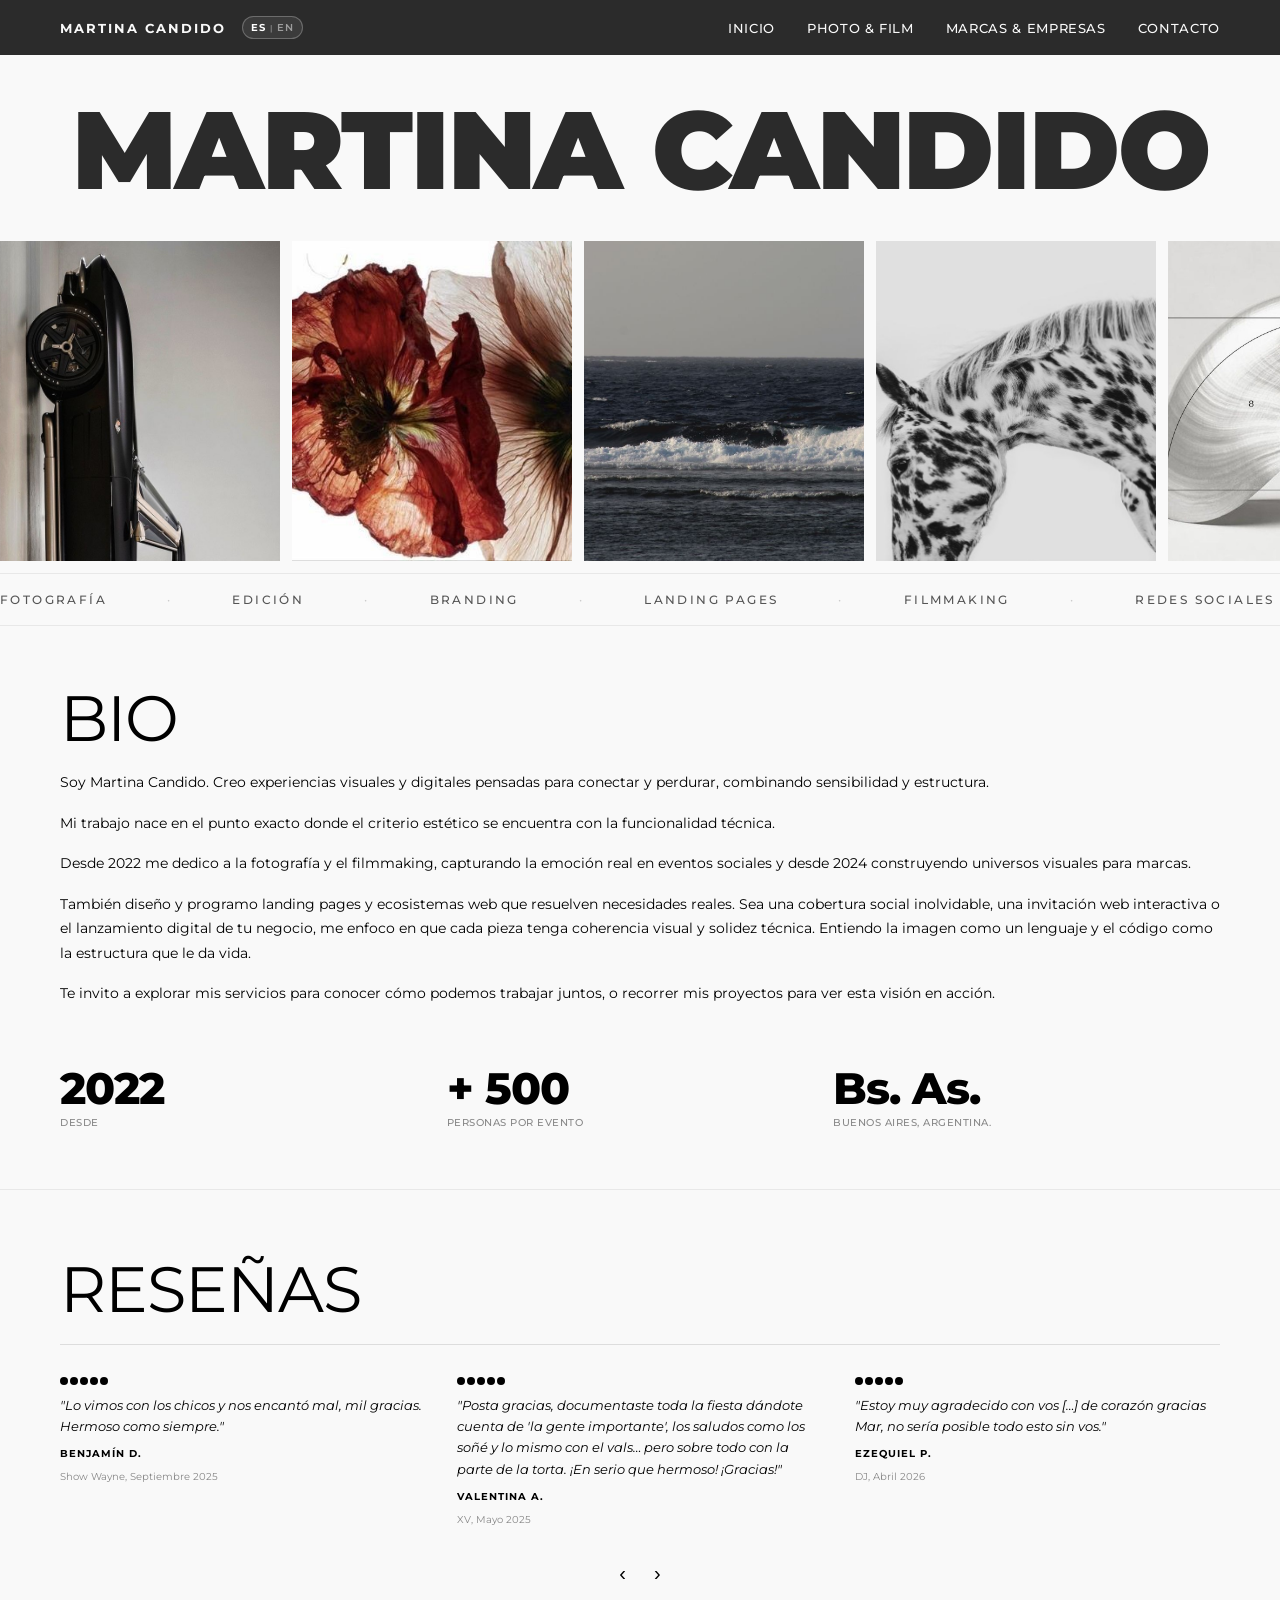
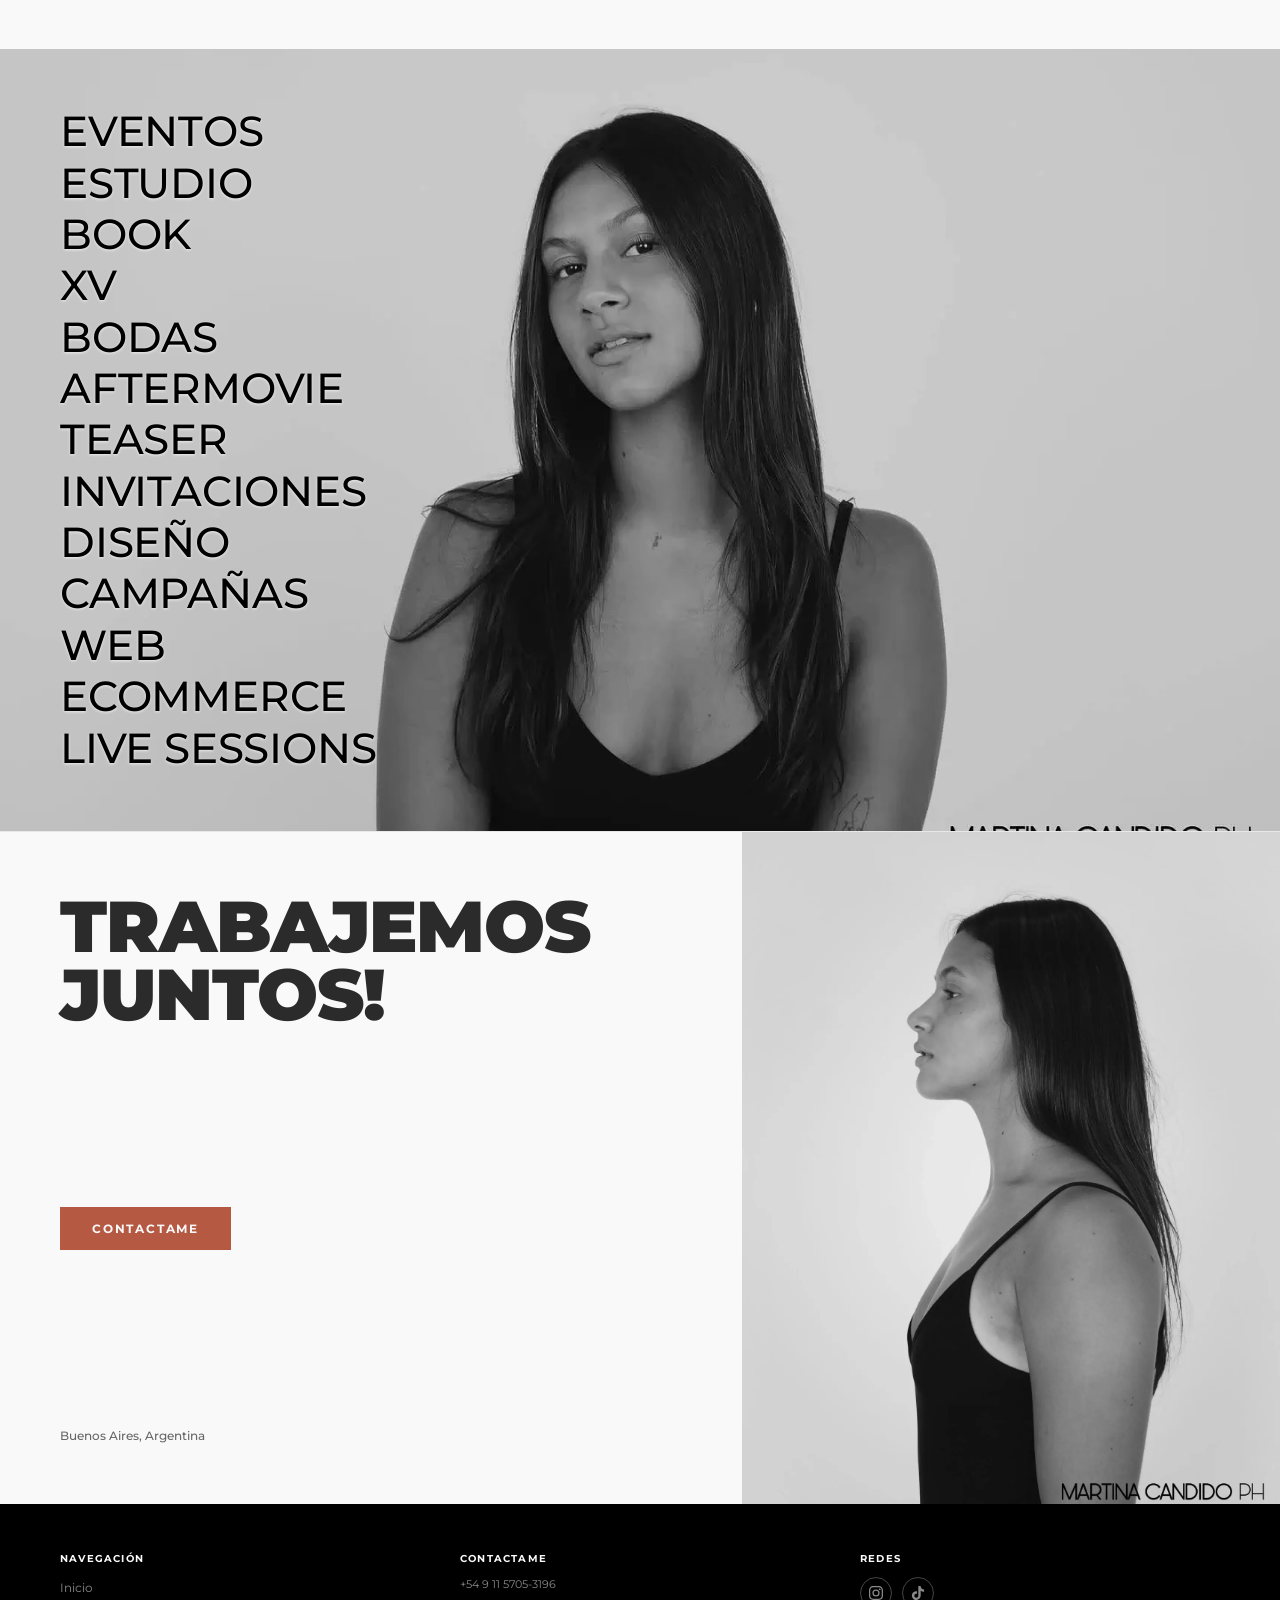
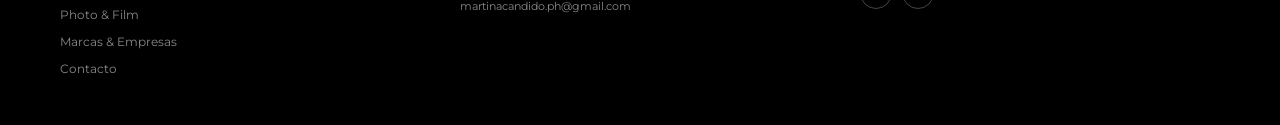
<file: index.html>
<!DOCTYPE html>
<html lang="es">
<head>
  <meta charset="UTF-8">
  <meta name="viewport" content="width=device-width, initial-scale=1.0">
  <title>Martina Candido</title>
  <meta name="description" content="Martina Candido — Fotografía, filmmaking, redes sociales, eCommerce y branding para eventos y marcas. Buenos Aires." />
  <link href="https://fonts.googleapis.com/css2?family=Montserrat:ital,wght@0,300;0,400;0,500;0,600;0,700;0,800;0,900;1,300;1,700&display=swap" rel="stylesheet"/>
  <style>
    * { margin: 0; padding: 0; box-sizing: border-box; }

    :root { --pad: 24px; }

    html { -webkit-text-size-adjust: 100%; scroll-behavior: smooth; }

    body {
      font-family: 'Montserrat', sans-serif;
      background: #f9f9f9;
      color: #000;
      width: 100%;
      overflow-x: hidden;
    }

    img { max-width: 100%; display: block; }

    /* ══════════════════════
       NAVBAR
    ══════════════════════ */
    .navbar {
      position: sticky;
      top: 0;
      z-index: 200;
      display: flex;
      justify-content: space-between;
      align-items: center;
      padding: 16px var(--pad);
      background: #2b2b2b;
      width: 100%;
    }

    .nav-left {
      display: flex;
      align-items: center;
      gap: 16px;
    }

    .logo {
      font-size: 12px;
      font-weight: 700;
      letter-spacing: 2px;
      text-transform: uppercase;
      text-decoration: none;
      color: #f9f9f9;
      white-space: nowrap;
    }

    /* Botón de traducción */
    .lang-switcher {
      background: rgba(255, 255, 255, 0.08);
      border: 1px solid rgba(255, 255, 255, 0.25);
      border-radius: 12px;
      padding: 4px 8px;
      font-family: inherit;
      font-size: 10px;
      font-weight: 600;
      letter-spacing: 1px;
      color: #fff;
      cursor: pointer;
      display: inline-flex;
      align-items: center;
      gap: 4px;
      transition: all 0.25s ease;
    }

    .lang-switcher:hover {
      background: #b55942;
      border-color: #b55942;
    }

    .lang-opt {
      opacity: 0.5;
      transition: opacity 0.2s ease, color 0.2s ease;
    }

    .lang-opt.active {
      opacity: 1;
      color: #ffffff;
      font-weight: 700;
    }

    .lang-divider {
      opacity: 0.4;
      font-size: 8px;
    }

    .nav-toggle {
      display: flex;
      flex-direction: column;
      justify-content: center;
      gap: 5px;
      width: 34px; height: 34px;
      background: none; border: none;
      cursor: pointer; padding: 6px; z-index: 2;
    }
    .nav-toggle span {
      display: block; width: 22px; height: 2px;
      background: #f9f9f9; border-radius: 2px;
      transition: transform 0.3s ease, opacity 0.2s ease;
    }
    .nav-toggle.open span:nth-child(1) { transform: translateY(7px) rotate(45deg); }
    .nav-toggle.open span:nth-child(2) { opacity: 0; }
    .nav-toggle.open span:nth-child(3) { transform: translateY(-7px) rotate(-45deg); }

    .nav-links {
      list-style: none;
      position: absolute;
      top: 100%; left: 0; right: 0;
      display: flex; flex-direction: column;
      background: #2b2b2b;
      max-height: 0; overflow: hidden;
      transition: max-height 0.32s ease;
    }
    .nav-links.open {
      max-height: 320px;
      border-bottom: 1px solid #444;
    }
    .nav-links li { width: 100%; }
    .nav-links a {
      display: block;
      padding: 14px var(--pad);
      text-decoration: none;
      color: #f9f9f9;
      font-weight: 500;
      font-size: 13px;
      letter-spacing: 0.05em;
      text-transform: uppercase;
      transition: color 0.3s;
    }
    .nav-links a:hover { color: #9c9c9c; }

    /* ══════════════════════
       HERO
    ══════════════════════ */
    .hero {
      width: 100%;
      background: #f9f9f9;
      padding-top: 40px;
    }

    .hero-title {
      text-align: center;
      font-size: clamp(40px, 11vw, 110px);
      font-weight: 900;
      letter-spacing: -2px;
      text-transform: uppercase;
      color: #2b2b2b;
      line-height: 1;
      padding: 0 var(--pad);
      margin-bottom: 24px;
    }

    /* ── Foto Strip Infinito ── */
    .foto-strip-container {
      width: 100%;
      overflow: hidden;
      padding: 12px 0;
    }

    .foto-strip {
      width: max-content;
      display: flex;
      gap: 12px;
      animation: strip-reverse 25s linear infinite;
    }

    .foto-strip:hover {
      animation-play-state: paused;
    }

    .foto-strip-item {
      flex: 0 0 auto;
      width: 160px;
      height: 200px;
      overflow: hidden;
      background: #ddd;
      cursor: pointer;
      position: relative;
      transition: transform 0.35s ease, box-shadow 0.35s ease;
    }

    .foto-strip-item img {
      width: 100%;
      height: 100%;
      object-fit: cover;
    }

    .foto-strip-item:hover {
      transform: scale(1.06);
      z-index: 5;
      box-shadow: 0 10px 24px rgba(0, 0, 0, 0.2);
    }

    @keyframes strip-reverse {
      from { transform: translateX(-50%); }
      to   { transform: translateX(0); }
    }

    /* Marquee */
    .marquee-wrap {
      width: 100%;
      background: #f9f9f9;
      padding: 18px 0;
      overflow: hidden;
      border-top: 1px solid #e8e8e8;
      border-bottom: 1px solid #e8e8e8;
    }
    .marquee-inner {
      display: flex;
      gap: 60px;
      white-space: nowrap;
      animation: marquee 20s linear infinite;
    }
    .marquee-inner span {
      font-size: 12px;
      font-weight: 500;
      letter-spacing: 0.2em;
      text-transform: uppercase;
      color: #555;
      flex-shrink: 0;
    }
    .marquee-inner span.sep { color: #ccc; }
    @keyframes marquee {
      from { transform: translateX(0); }
      to   { transform: translateX(-50%); }
    }

    /* ══════════════════════
       BIO
    ══════════════════════ */
    .bio-section {
      width: 100%;
      background: #f9f9f9;
      padding: 60px var(--pad);
      display: flex;
      flex-direction: column;
      gap: 40px;
    }

    .bio-left { flex: 1; display: flex; flex-direction: column; gap: 20px; }

    .bio-heading {
      font-size: 48px;
      font-weight: 400;
      letter-spacing: -1px;
      color: #000;
      line-height: 1;
    }

    .bio-text {
      font-size: 14px;
      font-weight: 400;
      color: #000;
      line-height: 1.75;
    }

    .bio-text p + p { margin-top: 16px; }

    .bio-right {
      flex: 0 0 auto;
      width: 100%;
    }

    .bio-photo-wrap {
      background: #b55942;
      padding: 24px 24px 40px 24px;
      display: flex;
      align-items: center;
      justify-content: center;
    }

    .bio-photo-wrap img {
      width: 100%;
      max-width: 280px;
      box-shadow: 8px 8px 24px rgba(0,0,0,0.25);
      transform: rotate(2deg);
    }

    /* Stats */
    .bio-stats {
      width: 100%;
      background: #f9f9f9;
      padding: 0 var(--pad) 60px;
      display: flex;
      gap: 0;
      border-bottom: 1px solid #e8e8e8;
    }

    .bio-stat {
      flex: 1;
      display: flex;
      flex-direction: column;
      gap: 6px;
    }

    .bio-stat b {
      font-size: 28px;
      font-weight: 800;
      color: #000;
      letter-spacing: -1px;
      line-height: 1;
    }

    .bio-stat span {
      font-size: 10px;
      font-weight: 500;
      color: #888;
      letter-spacing: 0.05em;
      text-transform: uppercase;
    }

    /* ══════════════════════
       RESEÑAS
    ══════════════════════ */
    .resenas-section {
      width: 100%;
      background: #f9f9f9;
      padding: 60px var(--pad);
    }

    .resenas-heading {
      font-size: 48px;
      font-weight: 400;
      letter-spacing: -1px;
      color: #000;
      margin-bottom: 32px;
      padding-bottom: 16px;
      border-bottom: 1px solid #ddd;
    }

    .resenas-grid {
      display: flex;
      flex-direction: column;
      gap: 28px;
    }

    .resena-card {
      display: flex;
      flex-direction: column;
      gap: 10px;
    }

    .resena-stars {
      display: flex;
      gap: 2px;
    }

    .resena-stars span {
      width: 8px; height: 8px;
      background: #000;
      border-radius: 50%;
      display: inline-block;
    }

    .resena-quote {
      font-size: 13px;
      font-weight: 400;
      color: #000;
      line-height: 1.65;
      font-style: italic;
    }

    .resena-autor {
      font-size: 10px;
      font-weight: 700;
      color: #000;
      letter-spacing: 0.1em;
      text-transform: uppercase;
    }

    .resena-evento {
      font-size: 10px;
      font-weight: 400;
      color: #888;
    }

    .resenas-nav {
      display: flex;
      gap: 12px;
      margin-top: 32px;
      align-items: center;
      justify-content: center;
    }

    .resenas-nav button {
      background: none;
      border: none;
      cursor: pointer;
      font-size: 20px;
      color: #000;
      padding: 4px 8px;
      transition: color 0.3s;
    }
    .resenas-nav button:hover { color: #b55942; }

    /* ══════════════════════
       SERVICIOS LISTA (16:9 Adaptado)
    ══════════════════════ */
    .servicios-section {
      width: 100%;
      position: relative;
      aspect-ratio: 16 / 9;            /* Mantiene la proporción horizontal exacta */
      display: flex;
      align-items: center;             /* Centra verticalmente la columna de texto */
      overflow: hidden;
      background: #000;
    }

    .servicios-foto {
      position: absolute;
      inset: 0;
      width: 100%;
      height: 100%;
      z-index: 1;
    }

    .servicios-foto img {
      width: 100%;
      height: 100%;
      object-fit: cover;
      object-position: center;
      filter: grayscale(100%);
      opacity: 0.85;
    }

    .servicios-lista {
      position: relative;
      z-index: 2;
      width: 100%;
      padding: 10px 16px;              /* Padding reducido para no robar altura */
      display: flex;                   /* 1 sola columna vertical */
      flex-direction: column;
      gap: 2px;                        /* Separación mínima entre ítems */
    }

    .servicios-lista p {
      font-size: clamp(8px, 2.4vw, 11px); /* Letra contenida que entra en la altura de la foto */
      font-weight: 500;
      letter-spacing: -0.2px;
      text-transform: uppercase;
      color: #000;
      line-height: 1.08;               /* Interlineado ajustado */
      transition: color 0.3s;
      text-shadow: 0 1px 3px rgba(255, 255, 255, 0.7);
      cursor: default;
      margin: 0;
    }

    .servicios-lista p:hover { 
      color: #b55942; 
    }

    /* ══════════════════════
       TRABAJEMOS JUNTOS
    ══════════════════════ */
    .trabajemos-section {
      width: 100%;
      background: #f9f9f9;
      display: flex;
      flex-direction: row; /* En mobile va un elemento arriba del otro */
      align-items: stretch;
      border-top: 1px solid #e8e8e8;
      overflow: hidden; /* Evita cualquier desborde lateral */
    }

    .trabajemos-text {
      flex: 1 1 58%;              /* Ocupa el 58% del ancho */
      min-width: 0;               /* Permite a flex encoger el texto sin desbordar */
      padding: 36px 16px;         /* Padding compacto para mobile */
      display: flex;
      flex-direction: column;
      justify-content: space-between;
      gap: 18px;
    }

    .trabajemos-titulo {
      font-size: clamp(22px, 6vw, 72px); /* Letra fluida: no empuja la columna en celular */
      font-weight: 900;
      letter-spacing: -0.5px;
      text-transform: uppercase;
      color: #2b2b2b;
      line-height: 0.95;
      word-break: break-word;     /* Evita que "TRABAJEMOS" se desborde */
    }

    .trabajemos-cta {
      display: inline-block;
      align-self: flex-start;
      background: #b55942;
      color: #f9f9f9;
      text-decoration: none;
      padding: 10px 18px;         /* Botón proporcional al espacio */
      font-size: 11px;
      font-weight: 700;
      letter-spacing: 0.12em;
      text-transform: uppercase;
      transition: background 0.3s;
      white-space: nowrap;
    }
    .trabajemos-cta:hover { background: #9a4736; }

    .trabajemos-ubicacion {
      font-size: 11px;
      font-weight: 500;
      color: #666;
      line-height: 1.3;
    }

    .trabajemos-foto {
      flex: 0 0 42%;              /* Ocupa exactamente el 42% restante */
      min-width: 0;
      overflow: hidden;
      background: #ddd;
    }

    .trabajemos-foto img {
      width: 100%;
      height: 100%;
      object-fit: cover;
      object-position: center top;
      filter: grayscale(100%);
      display: block;
    }

    /* ══════════════════════
       FOOTER
    ══════════════════════ */
    footer {
      width: 100%;
      background: #000;
      padding: 40px var(--pad);
      display: grid;
      grid-template-columns: 1fr 1fr 1fr;
      gap: 16px 10px;
    }

    .footer-titulo {
      font-size: 9px;
      font-weight: 700;
      color: #f9f9f9;
      letter-spacing: 0.12em;
      text-transform: uppercase;
      margin-bottom: 12px;
    }

    .footer-links { list-style: none; display: flex; flex-direction: column; gap: 8px; }
    .footer-links a {
      text-decoration: none;
      color: #888;
      font-size: 11px;
      font-weight: 400;
      transition: color 0.3s;
    }
    .footer-links a:hover { color: #f9f9f9; }

    .footer-contacto { display: flex; flex-direction: column; gap: 8px; }
    .footer-contacto p {
      color: #888; font-size: 11px; font-weight: 400;
      text-decoration: none; word-break: break-word;
      transition: color 0.3s;
    }
    .footer-contacto a:hover { color: #f9f9f9; }

    .footer-redes { display: flex; gap: 10px; margin-top: 4px; }
    .footer-redes a {
      width: 28px; height: 28px; border-radius: 50%;
      border: 1px solid #444;
      display: flex; align-items: center; justify-content: center;
      transition: border-color 0.3s;
    }
    .footer-redes a:hover { border-color: #f9f9f9; }
    .footer-redes svg { width: 14px; height: 14px; fill: #888; transition: fill 0.3s; }
    .footer-redes a:hover svg { fill: #f9f9f9; }

    /* ══════════════════════
       ANIMACIONES
    ══════════════════════ */
    .anim {
      opacity: 0;
      transform: translateY(24px);
      transition: opacity 0.7s ease, transform 0.7s ease;
    }
    .anim.visible { opacity: 1; transform: translateY(0); }
    .anim-d1 { transition-delay: 0.12s; }
    .anim-d2 { transition-delay: 0.24s; }

    @media (prefers-reduced-motion: reduce) {
      .anim, .marquee-inner, .foto-strip { transition: none !important; animation: none !important; }
    }

    /* ══════════════════════
       TABLET ≥ 640px
    ══════════════════════ */
    @media (min-width: 640px) {
      :root { --pad: 40px; }

      .nav-toggle { display: none; }
      .nav-links {
        position: static; flex-direction: row; align-items: center;
        background: none; max-height: none; overflow: visible;
        border: none;
      }
      .nav-links li { width: auto; margin-left: 32px; }
      .nav-links a { padding: 0; font-size: 12px; }

      .bio-section { flex-direction: row; align-items: flex-start; gap: 60px; }
      .bio-right { width: 340px; flex-shrink: 0; }

      .resenas-grid { flex-direction: row; gap: 32px; }
      .resena-card { flex: 1; }

      .foto-strip-item { width: 220px; height: 260px; }

      .bio-stat b { font-size: 36px; }

      /* En pantallas medianas volvemos a una sola columna más amplia */
      .servicios-section {
        min-height: 520px;
        aspect-ratio: auto;
      }
      .servicios-lista {
        display: flex;
        flex-direction: column;
        padding: 40px var(--pad);
        gap: 4px;
      }
      .servicios-lista p {
        font-size: clamp(20px, 3.8vw, 32px);
      }
    }

    /* ══════════════════════
       DESKTOP ≥ 900px
    ══════════════════════ */
    @media (min-width: 900px) {
      :root { --pad: 60px; }

      .nav-links a { font-size: 13px; }
      .logo { font-size: 13px; }

      .bio-heading { font-size: 64px; }
      .resenas-heading { font-size: 64px; }

      .foto-strip-item { width: 280px; height: 320px; }

      .bio-stat b { font-size: 44px; }

      .servicios-section {
        min-height: 600px;
      }
      .servicios-lista {
        padding: 60px var(--pad);
        gap: 6px;
      }
      .servicios-lista p {
        font-size: clamp(24px, 4vw, 42px);
      }

      footer { padding: 48px 60px; gap: 28px 40px; }
      .footer-titulo { font-size: 10px; }
      .footer-links a, .footer-contacto a { font-size: 12px; }
      .footer-redes a { width: 32px; height: 32px; }
    }

    @media (min-width: 768px) {
      .trabajemos-text {
        padding: 60px var(--pad);
        gap: 32px;
      }
      .trabajemos-titulo {
        letter-spacing: -1px;
      }
      .trabajemos-cta {
        padding: 14px 32px;
        font-size: 12px;
        letter-spacing: 0.15em;
      }
      .trabajemos-ubicacion {
        font-size: 12px;
      }
    }

  </style>
</head>
<body>

  <!-- NAVBAR -->
  <header>
    <nav class="navbar">
      <div class="nav-left">
        <a class="logo" href="index.html">Martina Candido</a>
        <!-- Botón para traducir idioma -->
        <button class="lang-switcher" id="langBtn" aria-label="Cambiar idioma">
          <span class="lang-opt active" id="optEs">ES</span>
          <span class="lang-divider">|</span>
          <span class="lang-opt" id="optEn">EN</span>
        </button>
      </div>

      <button class="nav-toggle" id="navToggle" aria-label="Abrir menú" aria-expanded="false">
        <span></span><span></span><span></span>
      </button>

      <ul class="nav-links" id="navLinks">
        <li><a href="index.html" id="linkInicio">Inicio</a></li>
        <li><a href="pages/photo-film.html" id="linkPhoto">Photo & Film</a></li>
        <li><a href="pages/marcas.html" id="linkMarcas">Marcas & Empresas</a></li>
        <li><a href="pages/contacto.html" id="linkContacto">Contacto</a></li>
      </ul>
    </nav>
  </header>

  <!-- HERO -->
  <section class="hero">
    <h1 class="hero-title">Martina Candido</h1>

    <!-- Tira de fotos continua (izquierda a derecha) -->
    <div class="foto-strip-container">
      <div class="foto-strip">
        <!-- Bloque original -->
        <div class="foto-strip-item"><img src="assets/img/inicio (9).jpg" alt="" /></div>
        <div class="foto-strip-item"><img src="assets/img/inicio (8).jpg" alt="" /></div>
        <div class="foto-strip-item"><img src="assets/img/inicio (6).jpg" alt="" /></div>
        <div class="foto-strip-item"><img src="assets/img/inicio (1).jpg" alt="" /></div>
        <div class="foto-strip-item"><img src="assets/img/inicio (4).jpg" alt="" /></div>
        <div class="foto-strip-item"><img src="assets/img/inicio (5).jpg" alt="" /></div>
        <div class="foto-strip-item"><img src="assets/img/inicio (7).jpg" alt="" /></div>
        
        <!-- Bloque duplicado para bucle sin fin -->
        <div class="foto-strip-item"><img src="assets/img/inicio (9).jpg" alt="" /></div>
        <div class="foto-strip-item"><img src="assets/img/inicio (8).jpg" alt="" /></div>
        <div class="foto-strip-item"><img src="assets/img/inicio (6).jpg" alt="" /></div>
        <div class="foto-strip-item"><img src="assets/img/inicio (1).jpg" alt="" /></div>
        <div class="foto-strip-item"><img src="assets/img/inicio (4).jpg" alt="" /></div>
        <div class="foto-strip-item"><img src="assets/img/inicio (5).jpg" alt="" /></div>
        <div class="foto-strip-item"><img src="assets/img/inicio (7).jpg" alt="" /></div>
      </div>
    </div>

    <!-- Marquee -->
    <div class="marquee-wrap" aria-hidden="true">
      <div class="marquee-inner" id="marqueeText">
        <span>Fotografía</span><span class="sep">·</span>
        <span>Edición</span><span class="sep">·</span>
        <span>Branding</span><span class="sep">·</span>
        <span>Landing Pages</span><span class="sep">·</span>
        <span>Filmmaking</span><span class="sep">·</span>
        <span>Redes Sociales</span><span class="sep">·</span>
        <span>eCommerce</span><span class="sep">·</span>
        <!-- duplicado para loop -->
        <span>Fotografía</span><span class="sep">·</span>
        <span>Edición</span><span class="sep">·</span>
        <span>Branding</span><span class="sep">·</span>
        <span>Landing Pages</span><span class="sep">·</span>
        <span>Filmmaking</span><span class="sep">·</span>
        <span>Redes Sociales</span><span class="sep">·</span>
        <span>eCommerce</span><span class="sep">·</span>
      </div>
    </div>
  </section>

  <!-- BIO -->
  <section class="bio-section">
    <div class="bio-left anim">
      <h2 class="bio-heading">BIO</h2>
      <div class="bio-text" id="bioParagraphs">
        <p>Soy Martina Candido. Creo experiencias visuales y digitales pensadas para conectar y perdurar, combinando sensibilidad y estructura.</p>
        <p>Mi trabajo nace en el punto exacto donde el criterio estético se encuentra con la funcionalidad técnica.</p>
        <p>Desde 2022 me dedico a la fotografía y el filmmaking, capturando la emoción real en eventos sociales y desde 2024 construyendo universos visuales para marcas.</p>
        <p>También diseño y programo landing pages y ecosistemas web que resuelven necesidades reales. Sea una cobertura social inolvidable, una invitación web interactiva o el lanzamiento digital de tu negocio, me enfoco en que cada pieza tenga coherencia visual y solidez técnica. Entiendo la imagen como un lenguaje y el código como la estructura que le da vida.</p>
        <p>Te invito a explorar mis servicios para conocer cómo podemos trabajar juntos, o recorrer mis proyectos para ver esta visión en acción.</p>
      </div>
    </div>
     
    <!--<div class="bio-right anim anim-d1">
      <div class="bio-photo-wrap">
        <img src="assets/img/foto-bio.webp" alt="Martina Candido" />
      </div>
    </div>-->
    
  </section>

  <!-- STATS -->
  <div class="bio-stats">
    <div class="bio-stat anim">
      <b>2022</b>
      <span id="statSince">Desde</span>
    </div>
    <div class="bio-stat anim anim-d1">
      <b>+ 500</b>
      <span id="statPeople">Personas por evento</span>
    </div>
    <div class="bio-stat anim anim-d2">
      <b>Bs. As.</b>
      <span id="statCity">Buenos Aires, Argentina.</span>
    </div>
  </div>

  <!-- RESEÑAS -->
  <section class="resenas-section">
    <h2 class="resenas-heading anim" id="resenasTitle">RESEÑAS</h2>
    <div class="resenas-grid">

      <div class="resena-card anim">
        <div class="resena-stars">
          <span></span><span></span><span></span><span></span><span></span>
        </div>
        <p class="resena-quote" id="quote1">"Lo vimos con los chicos y nos encantó mal, mil gracias. Hermoso como siempre."</p>
        <p class="resena-autor">Benjamín D.</p>
        <p class="resena-evento">Show Wayne, Septiembre 2025</p>
      </div>

      <div class="resena-card anim anim-d1">
        <div class="resena-stars">
          <span></span><span></span><span></span><span></span><span></span>
        </div>
        <p class="resena-quote" id="quote2">"Posta gracias, documentaste toda la fiesta dándote cuenta de 'la gente importante', los saludos como los soñé y lo mismo con el vals… pero sobre todo con la parte de la torta. ¡En serio que hermoso! ¡Gracias!"</p>
        <p class="resena-autor">Valentina A.</p>
        <p class="resena-evento">XV, Mayo 2025</p>
      </div>

      <div class="resena-card anim anim-d2">
        <div class="resena-stars">
          <span></span><span></span><span></span><span></span><span></span>
        </div>
        <p class="resena-quote" id="quote3">"Estoy muy agradecido con vos […] de corazón gracias Mar, no sería posible todo esto sin vos."</p>
        <p class="resena-autor">Ezequiel P.</p>
        <p class="resena-evento">DJ, Abril 2026</p>
      </div>

    </div>
    <div class="resenas-nav" aria-hidden="true">
      <button>&#8249;</button>
      <button>&#8250;</button>
    </div>
  </section>

  <!-- SERVICIOS LISTA (16:9 Adaptado) -->
  <section class="servicios-section">
    <div class="servicios-foto">
      <img src="assets/img/fondo-bottom.webp" alt="Martina Candido" />
    </div>
    <div class="servicios-lista anim" id="serviciosList">
      <p>Eventos</p>
      <p>Estudio</p>
      <p>Book</p>
      <p>XV</p>
      <p>Bodas</p>
      <p>Aftermovie</p>
      <p>Teaser</p>
      <p>Invitaciones</p>
      <p>Diseño</p>
      <p>Campañas</p>
      <p>Web</p>
      <p>eCommerce</p>
      <p>Live Sessions</p>
    </div>
  </section>

  <!-- TRABAJEMOS JUNTOS -->
  <section class="trabajemos-section">
    <div class="trabajemos-text anim">
      <h2 class="trabajemos-titulo" id="ctaTitle">TRABAJEMOS<br>JUNTOS!</h2>
      <a class="trabajemos-cta" href="pages/contacto.html" id="ctaBtn">Contactame</a>
      <p class="trabajemos-ubicacion" id="ctaLocation">Buenos Aires, Argentina</p>
    </div>
    <div class="trabajemos-foto">
      <img src="assets/img/studio (8).webp" alt="Retrato" />
    </div>
  </section>

  <!-- FOOTER -->
  <footer>
    <div>
      <p class="footer-titulo" id="footNavTitle">Navegación</p>
      <ul class="footer-links">
        <li><a href="index.html" id="footLinkInicio">Inicio</a></li>
        <li><a href="pages/photo-film.html" id="footLinkPhoto">Photo & Film</a></li>
        <li><a href="pages/marcas.html" id="footLinkMarcas">Marcas & Empresas</a></li>
        <li><a href="pages/contacto.html" id="footLinkContacto">Contacto</a></li>
      </ul>
    </div>
    <div>
      <p class="footer-titulo" id="footContactTitle">Contactame</p>
      <div class="footer-contacto">
        <p>+54 9 11 5705-3196</p>
        <p>martinacandido.ph@gmail.com</p>
      </div>
    </div>
    <div>
      <p class="footer-titulo" id="footSocialTitle">Redes</p>
      <div class="footer-redes">
        <a href="https://www.instagram.com/martinacandido.ph/" aria-label="Instagram" target="_blank" rel="noopener">
          <svg viewBox="0 0 24 24"><path d="M12 2.163c3.204 0 3.584.012 4.85.07 1.366.062 2.633.334 3.608 1.308.975.975 1.246 2.242 1.308 3.608.058 1.266.07 1.646.07 4.85s-.012 3.584-.07 4.85c-.062 1.366-.334 2.633-1.308 3.608-.975.975-2.242 1.246-3.608 1.308-1.266.058-1.646.07-4.85.07s-3.584-.012-4.85-.07c-1.366-.062-2.633-.334-3.608-1.308-.975-.975-1.246-2.242-1.308-3.608C2.175 15.584 2.163 15.204 2.163 12s.012-3.584.07-4.85c.062-1.366.334-2.633 1.308-3.608.975-.975 2.242-1.246 3.608-1.308C8.416 2.175 8.796 2.163 12 2.163zm0-2.163C8.741 0 8.332.014 7.052.072 5.197.157 3.355.673 2.014 2.014.673 3.355.157 5.197.072 7.052.014 8.332 0 8.741 0 12c0 3.259.014 3.668.072 4.948.085 1.855.601 3.697 1.942 5.038 1.341 1.341 3.183 1.857 5.038 1.942C8.332 23.986 8.741 24 12 24s3.668-.014 4.948-.072c1.855-.085 3.697-.601 5.038-1.942 1.341-1.341 1.857-3.183 1.942-5.038.058-1.28.072-1.689.072-4.948s-.014-3.668-.072-4.948c-.085-1.855-.601-3.697-1.942-5.038C20.645.673 18.803.157 16.948.072 15.668.014 15.259 0 12 0zm0 5.838a6.162 6.162 0 1 0 0 12.324 6.162 6.162 0 0 0 0-12.324zm0 10.162a4 4 0 1 1 0-8 4 4 0 0 1 0 8zm6.406-11.845a1.44 1.44 0 1 0 0 2.881 1.44 1.44 0 0 0 0-2.881z"/></svg>
        </a>
        <a href="https://www.tiktok.com/@martinacandido.ph" aria-label="TikTok" target="_blank" rel="noopener">
          <svg viewBox="0 0 24 24"><path d="M12.525.02c1.31-.02 2.61-.01 3.91-.02.08 1.53.63 3.09 1.75 4.17 1.12 1.11 2.7 1.62 4.24 1.79v4.03c-1.44-.05-2.89-.35-4.2-.97-.57-.26-1.1-.59-1.62-.93-.01 2.92.01 5.84-.02 8.75-.08 1.4-.54 2.79-1.35 3.94-1.31 1.92-3.58 3.17-5.91 3.21-1.43.08-2.86-.31-4.08-1.03-2.02-1.19-3.44-3.37-3.65-5.71-.02-.5-.03-1-.01-1.49.18-1.9 1.12-3.72 2.58-4.96 1.66-1.44 3.98-2.13 6.15-1.72.02 1.48-.04 2.96-.04 4.44-.99-.32-2.15-.23-3.02.37-.63.41-1.11 1.04-1.36 1.75-.21.51-.15 1.07-.14 1.61.24 1.64 1.82 3.02 3.5 2.87 1.12-.01 2.19-.66 2.77-1.61.19-.33.4-.67.41-1.06.1-1.79.06-3.57.07-5.36.01-4.03-.01-8.05.02-12.07z"/></svg>
        </a>
      </div>
    </div>
  </footer>

  <script>
    // Menú Hamburguesa Mobile
    (function () {
      const toggle = document.getElementById('navToggle');
      const links = document.getElementById('navLinks');
      toggle.addEventListener('click', () => {
        const open = links.classList.toggle('open');
        toggle.classList.toggle('open', open);
        toggle.setAttribute('aria-expanded', open ? 'true' : 'false');
      });
      links.querySelectorAll('a').forEach(a => a.addEventListener('click', () => {
        links.classList.remove('open');
        toggle.classList.remove('open');
        toggle.setAttribute('aria-expanded', 'false');
      }));
    })();

    // Animaciones scroll
    (function () {
      const io = new IntersectionObserver((entries) => {
        entries.forEach(e => {
          if (!e.isIntersecting) return;
          e.target.classList.add('visible');
          io.unobserve(e.target);
        });
      }, { threshold: 0.08 });
      document.querySelectorAll('.anim').forEach(el => io.observe(el));
    })();

    // Lógica de traducción de idiomas (ES / EN)
    (function () {
      const translations = {
        es: {
          nav: { inicio: "Inicio", photo: "Photo & Film", marcas: "Marcas & Empresas", contacto: "Contacto" },
          marquee: "<span>Fotografía</span><span class='sep'>·</span><span>Edición</span><span class='sep'>·</span><span>Branding</span><span class='sep'>·</span><span>Landing Pages</span><span class='sep'>·</span><span>Filmmaking</span><span class='sep'>·</span><span>Redes Sociales</span><span class='sep'>·</span><span>eCommerce</span><span class='sep'>·</span><span>Fotografía</span><span class='sep'>·</span><span>Edición</span><span class='sep'>·</span><span>Branding</span><span class='sep'>·</span><span>Landing Pages</span><span class='sep'>·</span><span>Filmmaking</span><span class='sep'>·</span><span>Redes Sociales</span><span class='sep'>·</span><span>eCommerce</span><span class='sep'>·</span>",
          bio: `<p>Soy Martina Candido. Creo experiencias visuales y digitales pensadas para conectar y perdurar, combinando sensibilidad y estructura.</p>
                <p>Mi trabajo nace en el punto exacto donde el criterio estético se encuentra con la funcionalidad técnica.</p>
                <p>Desde 2022 me dedico a la fotografía y el filmmaking, capturando la emoción real en eventos sociales y desde 2024 construyendo universos visuales para marcas.</p>
                <p>También diseño y programo landing pages y ecosistemas web que resuelven necesidades reales. Sea una cobertura social inolvidable, una invitación web interactiva o el lanzamiento digital de tu negocio, me enfoco en que cada pieza tenga coherencia visual y solidez técnica. Entiendo la imagen como un lenguaje y el código como la estructura que le da vida.</p>
                <p>Te invito a explorar mis servicios para conocer cómo podemos trabajar juntos, o recorrer mis proyectos para ver esta visión en acción.</p>`,
          stats: { since: "Desde", people: "Personas por evento", city: "Buenos Aires, Argentina." },
          resenasTitle: "RESEÑAS",
          servicios: ["Eventos", "Estudio", "Book", "XV", "Bodas", "Aftermovie", "Teaser", "Invitaciones", "Diseño", "Campañas", "Web", "eCommerce", "Live Sessions"],
          cta: { title: "TRABAJEMOS<br>JUNTOS!", btn: "Contactame", location: "Buenos Aires, Argentina" },
          footer: { nav: "Navegación", contact: "Contactame", social: "Redes" }
        },
        en: {
          nav: { inicio: "Home", photo: "Photo & Film", marcas: "Brands & Business", contacto: "Contact" },
          marquee: "<span>Photography</span><span class='sep'>·</span><span>Editing</span><span class='sep'>·</span><span>Branding</span><span class='sep'>·</span><span>Landing Pages</span><span class='sep'>·</span><span>Filmmaking</span><span class='sep'>·</span><span>Social Media</span><span class='sep'>·</span><span>eCommerce</span><span class='sep'>·</span><span>Photography</span><span class='sep'>·</span><span>Editing</span><span class='sep'>·</span><span>Branding</span><span class='sep'>·</span><span>Landing Pages</span><span class='sep'>·</span><span>Filmmaking</span><span class='sep'>·</span><span>Social Media</span><span class='sep'>·</span><span>eCommerce</span><span class='sep'>·</span>",
          bio: `<p>I am Martina Candido. I build visual and digital experiences designed to connect and endure, combining sensibility with structure.</p>
                <p>My work lives at the exact intersection where aesthetic vision meets technical functionality.</p>
                <p>Since 2022 I've been dedicated to photography and filmmaking, documenting authentic emotion across social celebrations, and expanding into building visual universes for brands since 2024.</p>
                <p>I also design and code tailored landing pages and digital ecosystems that solve real needs. Whether it's an unforgettable event coverage, an interactive web invitation, or the digital launch of your business, I focus on visual harmony and technical precision. I see imagery as a language and code as the framework that gives it life.</p>
                <p>Explore my services to see how we can collaborate, or browse my projects to discover this vision in action.</p>`,
          stats: { since: "Since", people: "Guests per event", city: "Buenos Aires, Argentina." },
          resenasTitle: "REVIEWS",
          servicios: ["Events", "Studio", "Book", "XV Parties", "Weddings", "Aftermovie", "Teaser", "Invitations", "Design", "Campaigns", "Web", "eCommerce", "Live Sessions"],
          cta: { title: "LET'S WORK<br>TOGETHER!", btn: "Get in touch", location: "Buenos Aires, Argentina" },
          footer: { nav: "Navigation", contact: "Contact", social: "Social Media" }
        }
      };

      let currentLang = 'es';
      const langBtn = document.getElementById('langBtn');
      const optEs = document.getElementById('optEs');
      const optEn = document.getElementById('optEn');

      langBtn.addEventListener('click', () => {
        currentLang = currentLang === 'es' ? 'en' : 'es';
        const t = translations[currentLang];

        // Estado visual del botón
        optEs.classList.toggle('active', currentLang === 'es');
        optEn.classList.toggle('active', currentLang === 'en');
        document.documentElement.lang = currentLang;

        // Navbar
        document.getElementById('linkInicio').textContent = t.nav.inicio;
        document.getElementById('linkPhoto').textContent = t.nav.photo;
        document.getElementById('linkMarcas').textContent = t.nav.marcas;
        document.getElementById('linkContacto').textContent = t.nav.contacto;

        // Marquee
        document.getElementById('marqueeText').innerHTML = t.marquee;

        // Bio
        document.getElementById('bioParagraphs').innerHTML = t.bio;

        // Stats
        document.getElementById('statSince').textContent = t.stats.since;
        document.getElementById('statPeople').textContent = t.stats.people;
        document.getElementById('statCity').textContent = t.stats.city;

        // Reseñas título
        document.getElementById('resenasTitle').textContent = t.resenasTitle;

        // Servicios
        const listContainer = document.getElementById('serviciosList');
        listContainer.innerHTML = t.servicios.map(s => `<p>${s}</p>`).join('');

        // CTA
        document.getElementById('ctaTitle').innerHTML = t.cta.title;
        document.getElementById('ctaBtn').textContent = t.cta.btn;
        document.getElementById('ctaLocation').textContent = t.cta.location;

        // Footer
        document.getElementById('footNavTitle').textContent = t.footer.nav;
        document.getElementById('footContactTitle').textContent = t.footer.contact;
        document.getElementById('footSocialTitle').textContent = t.footer.social;
        document.getElementById('footLinkInicio').textContent = t.nav.inicio;
        document.getElementById('footLinkPhoto').textContent = t.nav.photo;
        document.getElementById('footLinkMarcas').textContent = t.nav.marcas;
        document.getElementById('footLinkContacto').textContent = t.nav.contacto;
      });
    })();
  </script>

</body>
</html>
</file>
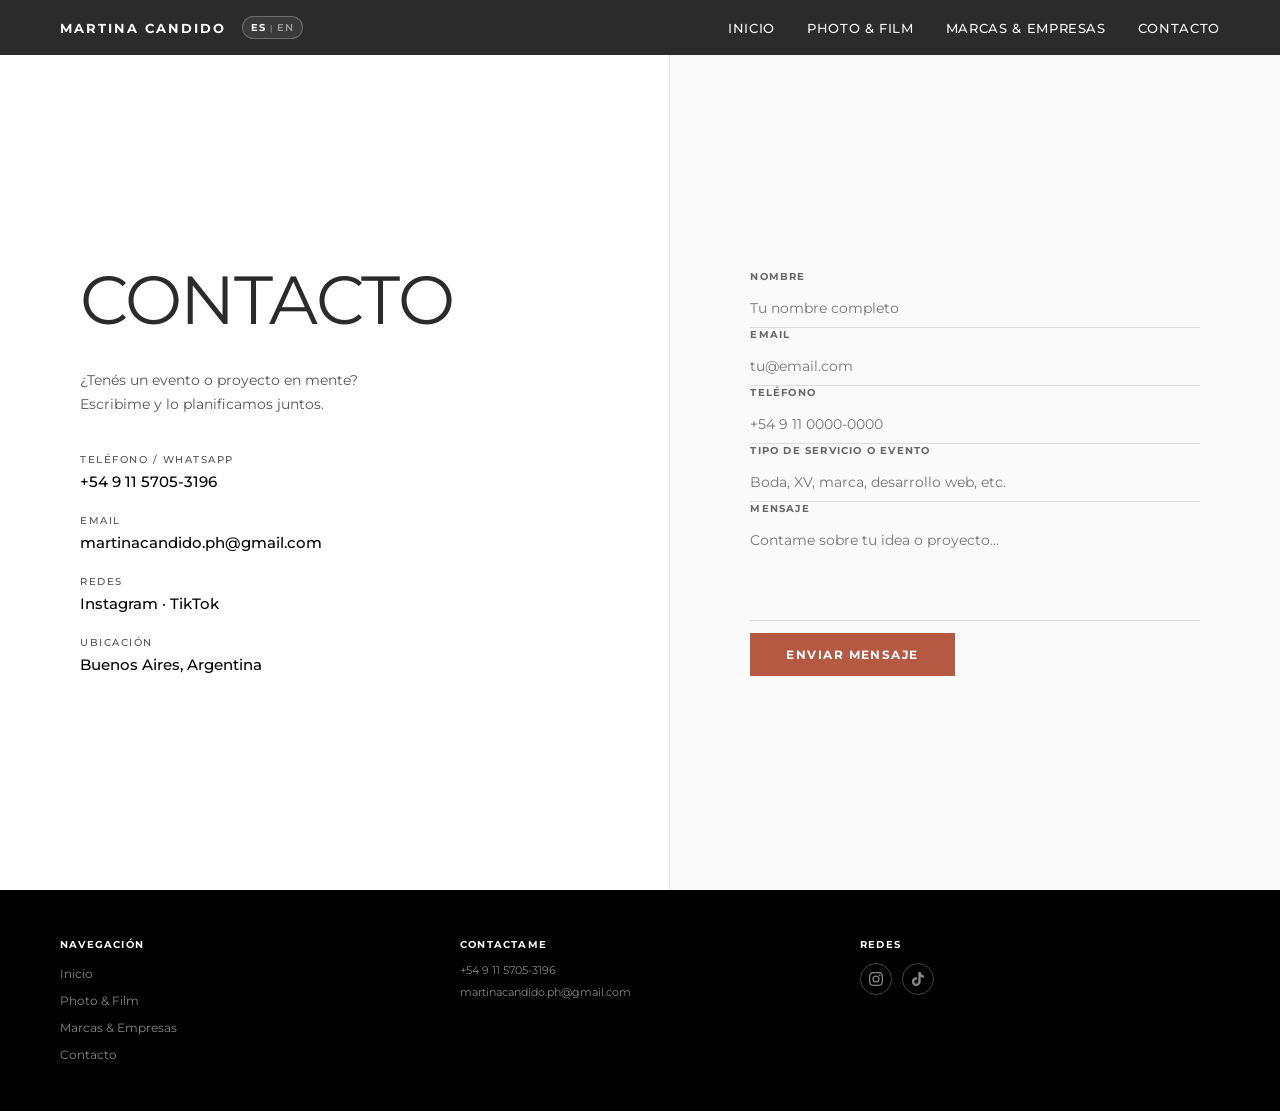
<file: pages/contacto.html>
<!DOCTYPE html>
<html lang="es">
<head>
  <meta charset="UTF-8">
  <meta name="viewport" content="width=device-width, initial-scale=1.0">
  <title>Contacto — Martina Candido</title>
  <meta name="description" content="Contactate con Martina Candido para coberturas audiovisuales, fotografía, branding o desarrollo web." />
  <link href="https://fonts.googleapis.com/css2?family=Montserrat:ital,wght@0,300;0,400;0,500;0,600;0,700;0,800;0,900;1,300;1,700&display=swap" rel="stylesheet"/>
  <style>
    * { margin: 0; padding: 0; box-sizing: border-box; }

    :root {
      --pad: 24px;
      --bg: #f9f9f9;
      --title-color: #2b2b2b;
      --text-color: #000000;
      --accent: #b55942;
    }

    html { -webkit-text-size-adjust: 100%; scroll-behavior: smooth; }

    body {
      font-family: 'Montserrat', sans-serif;
      background: var(--bg);
      color: var(--text-color);
      width: 100%;
      overflow-x: hidden;
    }

    /* ══════════════════════
       NAVBAR
    ══════════════════════ */
    .navbar {
      position: sticky;
      top: 0;
      z-index: 200;
      display: flex;
      justify-content: space-between;
      align-items: center;
      padding: 16px var(--pad);
      background: #2b2b2b;
      width: 100%;
    }

    .nav-left {
      display: flex;
      align-items: center;
      gap: 16px;
    }

    .logo {
      font-size: 12px;
      font-weight: 700;
      letter-spacing: 2px;
      text-transform: uppercase;
      text-decoration: none;
      color: #f9f9f9;
      white-space: nowrap;
    }

    /* Selector de idioma */
    .lang-switcher {
      background: rgba(255, 255, 255, 0.08);
      border: 1px solid rgba(255, 255, 255, 0.25);
      border-radius: 12px;
      padding: 4px 8px;
      font-family: inherit;
      font-size: 10px;
      font-weight: 600;
      letter-spacing: 1px;
      color: #fff;
      cursor: pointer;
      display: inline-flex;
      align-items: center;
      gap: 4px;
      transition: all 0.25s ease;
    }

    .lang-switcher:hover {
      background: var(--accent);
      border-color: var(--accent);
    }

    .lang-opt {
      opacity: 0.5;
      transition: opacity 0.2s ease, color 0.2s ease;
    }

    .lang-opt.active {
      opacity: 1;
      color: #ffffff;
      font-weight: 700;
    }

    .lang-divider {
      opacity: 0.4;
      font-size: 8px;
    }

    .nav-toggle {
      display: flex;
      flex-direction: column;
      justify-content: center;
      gap: 5px;
      width: 34px; height: 34px;
      background: none; border: none;
      cursor: pointer; padding: 6px; z-index: 2;
    }
    .nav-toggle span {
      display: block; width: 22px; height: 2px;
      background: #f9f9f9; border-radius: 2px;
      transition: transform 0.3s ease, opacity 0.2s ease;
    }
    .nav-toggle.open span:nth-child(1) { transform: translateY(7px) rotate(45deg); }
    .nav-toggle.open span:nth-child(2) { opacity: 0; }
    .nav-toggle.open span:nth-child(3) { transform: translateY(-7px) rotate(-45deg); }

    .nav-links {
      list-style: none;
      position: absolute;
      top: 100%; left: 0; right: 0;
      display: flex; flex-direction: column;
      background: #2b2b2b;
      max-height: 0; overflow: hidden;
      transition: max-height 0.32s ease;
    }
    .nav-links.open {
      max-height: 320px;
      border-bottom: 1px solid #444;
    }
    .nav-links li { width: 100%; }
    .nav-links a {
      display: block;
      padding: 14px var(--pad);
      text-decoration: none;
      color: #f9f9f9;
      font-weight: 500;
      font-size: 13px;
      letter-spacing: 0.05em;
      text-transform: uppercase;
      transition: color 0.3s;
    }
    .nav-links a:hover { color: #9c9c9c; }

    /* ══════════════════════
       SECCIÓN CONTACTO
    ══════════════════════ */
    .contacto-section {
      width: 100%;
      min-height: calc(100vh - 65px);
      background: #ffffff;
      display: grid;
      grid-template-columns: 1fr;
    }

    .contacto-info {
      padding: 60px var(--pad);
      display: flex;
      flex-direction: column;
      justify-content: center;
      gap: 36px;
      border-bottom: 1px solid #e8e8e8;
    }

    .contacto-titulo {
      font-size: clamp(38px, 8vw, 68px);
      font-weight: 400;
      color: var(--title-color);
      letter-spacing: -1.5px;
      line-height: 0.95;
      text-transform: uppercase;
    }

    .contacto-bajada {
      font-size: 14px;
      font-weight: 400;
      color: #555;
      line-height: 1.7;
      max-width: 380px;
    }

    .contacto-datos {
      display: flex;
      flex-direction: column;
      gap: 20px;
    }

    .dato-item {
      display: flex;
      flex-direction: column;
      gap: 4px;
    }

    .dato-label {
      font-size: 10px;
      font-weight: 500;
      letter-spacing: 0.15em;
      text-transform: uppercase;
      color: #555;
    }

    .dato-valor {
      font-size: 15px;
      font-weight: 500;
      color: var(--text-color);
      line-height: 1.6;
    }

    .dato-valor a {
      text-decoration: none;
      color: var(--text-color);
      transition: color 0.3s;
    }

    .dato-valor a:hover { color: var(--accent); }

    /* Lado Derecho - Formulario */
    .contacto-form {
      padding: 60px var(--pad);
      display: flex;
      flex-direction: column;
      justify-content: center;
      gap: 24px;
      background: #fafafa;
    }

    .form-group {
      display: flex;
      flex-direction: column;
      gap: 6px;
    }

    .form-group label {
      font-size: 10px;
      font-weight: 700;
      letter-spacing: 0.12em;
      text-transform: uppercase;
      color: #666;
    }

    .form-group input,
    .form-group textarea {
      border: none;
      border-bottom: 1px solid #ddd;
      background: transparent;
      font-family: 'Montserrat', sans-serif;
      font-size: 14px;
      font-weight: 400;
      color: #111;
      padding: 10px 0;
      outline: none;
      transition: border-color 0.3s, padding-left 0.3s;
      resize: none;
    }

    .form-group input:focus,
    .form-group textarea:focus {
      border-bottom-color: var(--accent);
      padding-left: 4px;
    }

    .form-group textarea {
      height: 100px;
    }

    .form-btn {
      margin-top: 12px;
      align-self: flex-start;
      background: var(--accent);
      color: #fff;
      border: none;
      padding: 14px 36px;
      font-family: 'Montserrat', sans-serif;
      font-size: 12px;
      font-weight: 700;
      letter-spacing: 0.12em;
      text-transform: uppercase;
      cursor: pointer;
      transition: background 0.3s;
    }

    .form-btn:hover { background: #9a4736; }

    /* ══════════════════════
       FOOTER
    ══════════════════════ */
    footer {
      width: 100%;
      background: #000;
      padding: 40px var(--pad);
      display: grid;
      grid-template-columns: 1fr 1fr 1fr;
      gap: 16px 10px;
    }

    .footer-titulo {
      font-size: 9px;
      font-weight: 700;
      color: #f9f9f9;
      letter-spacing: 0.12em;
      text-transform: uppercase;
      margin-bottom: 12px;
    }

    .footer-links { list-style: none; display: flex; flex-direction: column; gap: 8px; }
    .footer-links a {
      text-decoration: none;
      color: #888;
      font-size: 11px;
      font-weight: 400;
      transition: color 0.3s;
    }
    .footer-links a:hover { color: #f9f9f9; }

    .footer-contacto { display: flex; flex-direction: column; gap: 8px; }
    .footer-contacto p {
      color: #888; font-size: 11px; font-weight: 400;
      text-decoration: none; word-break: break-word;
    }

    .footer-redes { display: flex; gap: 10px; margin-top: 4px; }
    .footer-redes a {
      width: 28px; height: 28px; border-radius: 50%;
      border: 1px solid #444;
      display: flex; align-items: center; justify-content: center;
      transition: border-color 0.3s;
    }
    .footer-redes a:hover { border-color: #f9f9f9; }
    .footer-redes svg { width: 14px; height: 14px; fill: #888; transition: fill 0.3s; }
    .footer-redes a:hover svg { fill: #f9f9f9; }

    /* ══════════════════════
       ANIMACIONES
    ══════════════════════ */
    .anim {
      opacity: 0;
      transform: translateY(20px);
      transition: opacity 0.7s ease, transform 0.7s ease;
    }
    .anim.visible { opacity: 1; transform: translateY(0); }
    .anim-d1 { transition-delay: 0.12s; }
    .anim-d2 { transition-delay: 0.24s; }

    /* ══════════════════════
       RESPONSIVE
    ══════════════════════ */
    @media (min-width: 640px) {
      :root { --pad: 40px; }

      .nav-toggle { display: none; }
      .nav-links {
        position: static; flex-direction: row; align-items: center;
        background: none; max-height: none; overflow: visible;
        border: none;
      }
      .nav-links li { width: auto; margin-left: 32px; }
      .nav-links a { padding: 0; font-size: 12px; }
    }

    @media (min-width: 900px) {
      :root { --pad: 60px; }

      .nav-links a { font-size: 13px; }
      .logo { font-size: 13px; }

      .contacto-section {
        grid-template-columns: 1.1fr 1fr;
      }

      .contacto-info {
        padding: 100px 80px;
        border-right: 1px solid #e8e8e8;
        border-bottom: none;
      }

      .contacto-form {
        padding: 100px 80px;
      }

      footer { padding: 48px 60px; gap: 28px 40px; }
      .footer-titulo { font-size: 10px; }
      .footer-links a { font-size: 12px; }
      .footer-redes a { width: 32px; height: 32px; }
    }
  </style>
</head>
<body>

  <!-- NAVBAR -->
  <header>
    <nav class="navbar">
      <div class="nav-left">
        <a class="logo" href="../index.html">Martina Candido</a>
        <!-- Selector de idioma -->
        <button class="lang-switcher" id="langBtn" aria-label="Cambiar idioma">
          <span class="lang-opt active" id="optEs">ES</span>
          <span class="lang-divider">|</span>
          <span class="lang-opt" id="optEn">EN</span>
        </button>
      </div>

      <button class="nav-toggle" id="navToggle" aria-label="Abrir menú" aria-expanded="false">
        <span></span><span></span><span></span>
      </button>

      <ul class="nav-links" id="navLinks">
        <li><a href="../index.html" id="linkInicio">Inicio</a></li>
        <li><a href="photo-film.html" id="linkPhoto">Photo & Film</a></li>
        <li><a href="marcas.html" id="linkMarcas">Marcas & Empresas</a></li>
        <li><a href="contacto.html" id="linkContacto">Contacto</a></li>
      </ul>
    </nav>
  </header>

  <!-- CONTACTO SECTION -->
  <section class="contacto-section">

    <!-- LADO IZQUIERDO: INFO -->
    <div class="contacto-info anim">
      <h1 class="contacto-titulo" id="txtTitulo">CONTACTO</h1>
      <p class="contacto-bajada" id="txtBajada">
        ¿Tenés un evento o proyecto en mente?<br/>
        Escribime y lo planificamos juntos.
      </p>

      <div class="contacto-datos">
        <div class="dato-item">
          <span class="dato-label" id="lblPhone">Teléfono / WhatsApp</span>
          <span class="dato-valor">
            <a href="https://wa.me/5491157053196" target="_blank" rel="noopener">+54 9 11 5705-3196</a>
          </span>
        </div>

        <div class="dato-item">
          <span class="dato-label" id="lblEmail">Email</span>
          <span class="dato-valor">
            <a href="mailto:martinacandido.ph@gmail.com">martinacandido.ph@gmail.com</a>
          </span>
        </div>

        <div class="dato-item">
          <span class="dato-label" id="lblSocial">Redes</span>
          <span class="dato-valor">
            <a href="https://www.instagram.com/martinacandido.ph/" target="_blank" rel="noopener">Instagram</a> · 
            <a href="https://www.tiktok.com/@martinacandido.ph" target="_blank" rel="noopener">TikTok</a>
          </span>
        </div>

        <div class="dato-item">
          <span class="dato-label" id="lblLocation">Ubicación</span>
          <span class="dato-valor" id="valLocation">Buenos Aires, Argentina</span>
        </div>
      </div>
    </div>

    <!-- LADO DERECHO: FORMULARIO -->
    <div class="contacto-form anim anim-d1">
      <div id="form-exito" style="display:none; padding: 16px 0; font-size:14px; color: var(--accent); font-weight:600; border-bottom: 1px solid #ddd;">
        ✓ &nbsp;<span id="txtExito">¡Mensaje enviado con éxito! Me comunicaré con vos a la brevedad.</span>
      </div>

      <div id="form-campos">
        <div class="form-group">
          <label for="nombre" id="lblFormNombre">Nombre</label>
          <input type="text" id="nombre" placeholder="Tu nombre completo" />
        </div>

        <div class="form-group">
          <label for="email" id="lblFormEmail">Email</label>
          <input type="email" id="email" placeholder="tu@email.com" />
        </div>

        <div class="form-group">
          <label for="telefono" id="lblFormTel">Teléfono</label>
          <input type="tel" id="telefono" placeholder="+54 9 11 0000-0000" />
        </div>

        <div class="form-group">
          <label for="evento" id="lblFormEvento">Tipo de servicio o evento</label>
          <input type="text" id="evento" placeholder="Boda, XV, marca, desarrollo web, etc." />
        </div>

        <div class="form-group">
          <label for="mensaje" id="lblFormMensaje">Mensaje</label>
          <textarea id="mensaje" placeholder="Contame sobre tu idea o proyecto..."></textarea>
        </div>

        <button class="form-btn" id="btnEnviar">Enviar mensaje</button>
      </div>
    </div>

  </section>

  <!-- FOOTER -->
  <footer>
    <div>
      <p class="footer-titulo" id="footNavTitle">Navegación</p>
      <ul class="footer-links">
        <li><a href="../index.html" id="footLinkInicio">Inicio</a></li>
        <li><a href="photo-film.html" id="footLinkPhoto">Photo & Film</a></li>
        <li><a href="marcas.html" id="footLinkMarcas">Marcas & Empresas</a></li>
        <li><a href="contacto.html" id="footLinkContacto">Contacto</a></li>
      </ul>
    </div>
    <div>
      <p class="footer-titulo" id="footContactTitle">Contactame</p>
      <div class="footer-contacto">
        <p>+54 9 11 5705-3196</p>
        <p>martinacandido.ph@gmail.com</p>
      </div>
    </div>
    <div>
      <p class="footer-titulo" id="footSocialTitle">Redes</p>
      <div class="footer-redes">
        <a href="https://www.instagram.com/martinacandido.ph/" aria-label="Instagram" target="_blank" rel="noopener">
          <svg viewBox="0 0 24 24"><path d="M12 2.163c3.204 0 3.584.012 4.85.07 1.366.062 2.633.334 3.608 1.308.975.975 1.246 2.242 1.308 3.608.058 1.266.07 1.646.07 4.85s-.012 3.584-.07 4.85c-.062 1.366-.334 2.633-1.308 3.608-.975.975-2.242 1.246-3.608 1.308-1.266.058-1.646.07-4.85.07s-3.584-.012-4.85-.07c-1.366-.062-2.633-.334-3.608-1.308-.975-.975-1.246-2.242-1.308-3.608C2.175 15.584 2.163 15.204 2.163 12s.012-3.584.07-4.85c.062-1.366.334-2.633 1.308-3.608.975-.975 2.242-1.246 3.608-1.308C8.416 2.175 8.796 2.163 12 2.163zm0-2.163C8.741 0 8.332.014 7.052.072 5.197.157 3.355.673 2.014 2.014.673 3.355.157 5.197.072 7.052.014 8.332 0 8.741 0 12c0 3.259.014 3.668.072 4.948.085 1.855.601 3.697 1.942 5.038 1.341 1.341 3.183 1.857 5.038 1.942C8.332 23.986 8.741 24 12 24s3.668-.014 4.948-.072c1.855-.085 3.697-.601 5.038-1.942 1.341-1.341 1.857-3.183 1.942-5.038.058-1.28.072-1.689.072-4.948s-.014-3.668-.072-4.948c-.085-1.855-.601-3.697-1.942-5.038C20.645.673 18.803.157 16.948.072 15.668.014 15.259 0 12 0zm0 5.838a6.162 6.162 0 1 0 0 12.324 6.162 6.162 0 0 0 0-12.324zm0 10.162a4 4 0 1 1 0-8 4 4 0 0 1 0 8zm6.406-11.845a1.44 1.44 0 1 0 0 2.881 1.44 1.44 0 0 0 0-2.881z"/></svg>
        </a>
        <a href="https://www.tiktok.com/@martinacandido.ph" aria-label="TikTok" target="_blank" rel="noopener">
          <svg viewBox="0 0 24 24"><path d="M12.525.02c1.31-.02 2.61-.01 3.91-.02.08 1.53.63 3.09 1.75 4.17 1.12 1.11 2.7 1.62 4.24 1.79v4.03c-1.44-.05-2.89-.35-4.2-.97-.57-.26-1.1-.59-1.62-.93-.01 2.92.01 5.84-.02 8.75-.08 1.4-.54 2.79-1.35 3.94-1.31 1.92-3.58 3.17-5.91 3.21-1.43.08-2.86-.31-4.08-1.03-2.02-1.19-3.44-3.37-3.65-5.71-.02-.5-.03-1-.01-1.49.18-1.9 1.12-3.72 2.58-4.96 1.66-1.44 3.98-2.13 6.15-1.72.02 1.48-.04 2.96-.04 4.44-.99-.32-2.15-.23-3.02.37-.63.41-1.11 1.04-1.36 1.75-.21.51-.15 1.07-.14 1.61.24 1.64 1.82 3.02 3.5 2.87 1.12-.01 2.19-.66 2.77-1.61.19-.33.4-.67.41-1.06.1-1.79.06-3.57.07-5.36.01-4.03-.01-8.05.02-12.07z"/></svg>
        </a>
      </div>
    </div>
  </footer>

  <!-- JAVASCRIPT: Formspree, Menu Mobile, Scroll Fade In y Traducción -->
  <script>
    // Diccionario de Traducciones
    const translations = {
      es: {
        nav: { inicio: "Inicio", photo: "Photo & Film", marcas: "Marcas & Empresas", contacto: "Contacto" },
        titulo: "CONTACTO",
        bajada: "¿Tenés un evento o proyecto en mente?<br/>Escribime y lo planificamos juntos.",
        info: {
          phone: "Teléfono / WhatsApp",
          email: "Email",
          social: "Redes",
          location: "Ubicación",
          locationVal: "Buenos Aires, Argentina"
        },
        form: {
          exito: "¡Mensaje enviado con éxito! Me comunicaré con vos a la brevedad.",
          lblNombre: "Nombre",
          phNombre: "Tu nombre completo",
          lblEmail: "Email",
          phEmail: "tu@email.com",
          lblTel: "Teléfono",
          phTel: "+54 9 11 0000-0000",
          lblEvento: "Tipo de servicio o evento",
          phEvento: "Boda, XV, marca, desarrollo web, etc.",
          lblMensaje: "Mensaje",
          phMensaje: "Contame sobre tu idea o proyecto...",
          btnEnviar: "Enviar mensaje",
          btnEnviando: "Enviando...",
          alertIncompleto: "Por favor completá al menos nombre, email, teléfono y mensaje.",
          alertError: "Hubo un error al enviar. Intentá de nuevo.",
          alertConexion: "Error de conexión. Verificá tu red e intentá nuevamente."
        },
        footer: { nav: "Navegación", contact: "Contactame", social: "Redes" }
      },
      en: {
        nav: { inicio: "Home", photo: "Photo & Film", marcas: "Brands & Business", contacto: "Contact" },
        titulo: "CONTACT",
        bajada: "Have an event or project in mind?<br/>Write to me and let's plan it together.",
        info: {
          phone: "Phone / WhatsApp",
          email: "Email",
          social: "Social Media",
          location: "Location",
          locationVal: "Buenos Aires, Argentina"
        },
        form: {
          exito: "Message sent successfully! I'll get back to you shortly.",
          lblNombre: "Name",
          phNombre: "Your full name",
          lblEmail: "Email",
          phEmail: "your@email.com",
          lblTel: "Phone",
          phTel: "+54 9 11 0000-0000",
          lblEvento: "Type of service or event",
          phEvento: "Wedding, XV, brand, web development, etc.",
          lblMensaje: "Message",
          phMensaje: "Tell me about your idea or project...",
          btnEnviar: "Send message",
          btnEnviando: "Sending...",
          alertIncompleto: "Please complete at least name, email, phone, and message.",
          alertError: "There was an error sending. Please try again.",
          alertConexion: "Connection error. Please check your network and try again."
        },
        footer: { nav: "Navigation", contact: "Contact", social: "Social Media" }
      }
    };

    let currentLang = 'es';
    const langBtn = document.getElementById('langBtn');
    const optEs = document.getElementById('optEs');
    const optEn = document.getElementById('optEn');

    langBtn.addEventListener('click', () => {
      currentLang = currentLang === 'es' ? 'en' : 'es';
      const t = translations[currentLang];

      optEs.classList.toggle('active', currentLang === 'es');
      optEn.classList.toggle('active', currentLang === 'en');
      document.documentElement.lang = currentLang;

      // Navbar
      document.getElementById('linkInicio').textContent = t.nav.inicio;
      document.getElementById('linkPhoto').textContent = t.nav.photo;
      document.getElementById('linkMarcas').textContent = t.nav.marcas;
      document.getElementById('linkContacto').textContent = t.nav.contacto;

      // Textos Info
      document.getElementById('txtTitulo').textContent = t.titulo;
      document.getElementById('txtBajada').innerHTML = t.bajada;
      document.getElementById('lblPhone').textContent = t.info.phone;
      document.getElementById('lblEmail').textContent = t.info.email;
      document.getElementById('lblSocial').textContent = t.info.social;
      document.getElementById('lblLocation').textContent = t.info.location;
      document.getElementById('valLocation').textContent = t.info.locationVal;

      // Formulario
      document.getElementById('txtExito').textContent = t.form.exito;
      document.getElementById('lblFormNombre').textContent = t.form.lblNombre;
      document.getElementById('nombre').placeholder = t.form.phNombre;
      document.getElementById('lblFormEmail').textContent = t.form.lblEmail;
      document.getElementById('email').placeholder = t.form.phEmail;
      document.getElementById('lblFormTel').textContent = t.form.lblTel;
      document.getElementById('telefono').placeholder = t.form.phTel;
      document.getElementById('lblFormEvento').textContent = t.form.lblEvento;
      document.getElementById('evento').placeholder = t.form.phEvento;
      document.getElementById('lblFormMensaje').textContent = t.form.lblMensaje;
      document.getElementById('mensaje').placeholder = t.form.phMensaje;
      document.getElementById('btnEnviar').textContent = t.form.btnEnviar;

      // Footer
      document.getElementById('footNavTitle').textContent = t.footer.nav;
      document.getElementById('footContactTitle').textContent = t.footer.contact;
      document.getElementById('footSocialTitle').textContent = t.footer.social;
      document.getElementById('footLinkInicio').textContent = t.nav.inicio;
      document.getElementById('footLinkPhoto').textContent = t.nav.photo;
      document.getElementById('footLinkMarcas').textContent = t.nav.marcas;
      document.getElementById('footLinkContacto').textContent = t.nav.contacto;
    });

    // Enviar formulario con Formspree
    document.getElementById('btnEnviar').addEventListener('click', async () => {
      const t = translations[currentLang].form;
      const nombre   = document.getElementById('nombre').value.trim();
      const email    = document.getElementById('email').value.trim();
      const telefono = document.getElementById('telefono').value.trim();
      const evento   = document.getElementById('evento').value.trim();
      const mensaje  = document.getElementById('mensaje').value.trim();

      if (!nombre || !email || !mensaje || !telefono) {
        alert(t.alertIncompleto);
        return;
      }

      const btn = document.getElementById('btnEnviar');
      btn.textContent = t.btnEnviando;
      btn.disabled = true;

      try {
        const res = await fetch('https://formspree.io/f/xaqvnopa', {
          method: 'POST',
          headers: { 'Content-Type': 'application/json', 'Accept': 'application/json' },
          body: JSON.stringify({ nombre, email, telefono, evento, mensaje })
        });

        if (res.ok) {
          document.getElementById('form-exito').style.display = 'block';
          document.getElementById('nombre').value   = '';
          document.getElementById('email').value    = '';
          document.getElementById('telefono').value = '';
          document.getElementById('evento').value   = '';
          document.getElementById('mensaje').value  = '';
          btn.textContent = t.btnEnviar;
          btn.disabled = false;

          setTimeout(() => {
            document.getElementById('form-exito').style.display = 'none';
          }, 5000);
        } else {
          alert(t.alertError);
          btn.textContent = t.btnEnviar;
          btn.disabled = false;
        }
      } catch (err) {
        alert(t.alertConexion);
        btn.textContent = t.btnEnviar;
        btn.disabled = false;
      }
    });

    // Menú hamburguesa (Mobile)
    (function () {
      const toggle = document.getElementById('navToggle');
      const links = document.getElementById('navLinks');
      if (!toggle || !links) return;
      toggle.addEventListener('click', () => {
        const open = links.classList.toggle('open');
        toggle.classList.toggle('open', open);
        toggle.setAttribute('aria-expanded', open ? 'true' : 'false');
      });
      links.querySelectorAll('a').forEach(a => a.addEventListener('click', () => {
        links.classList.remove('open');
        toggle.classList.remove('open');
        toggle.setAttribute('aria-expanded', 'false');
      }));
    })();

    // Animación Fade In al hacer scroll
    (function () {
      const io = new IntersectionObserver((entries) => {
        entries.forEach(e => {
          if (!e.isIntersecting) return;
          e.target.classList.add('visible');
          io.unobserve(e.target);
        });
      }, { threshold: 0.1 });
      document.querySelectorAll('.anim').forEach(el => io.observe(el));
    })();
  </script>

</body>
</html>
</file>
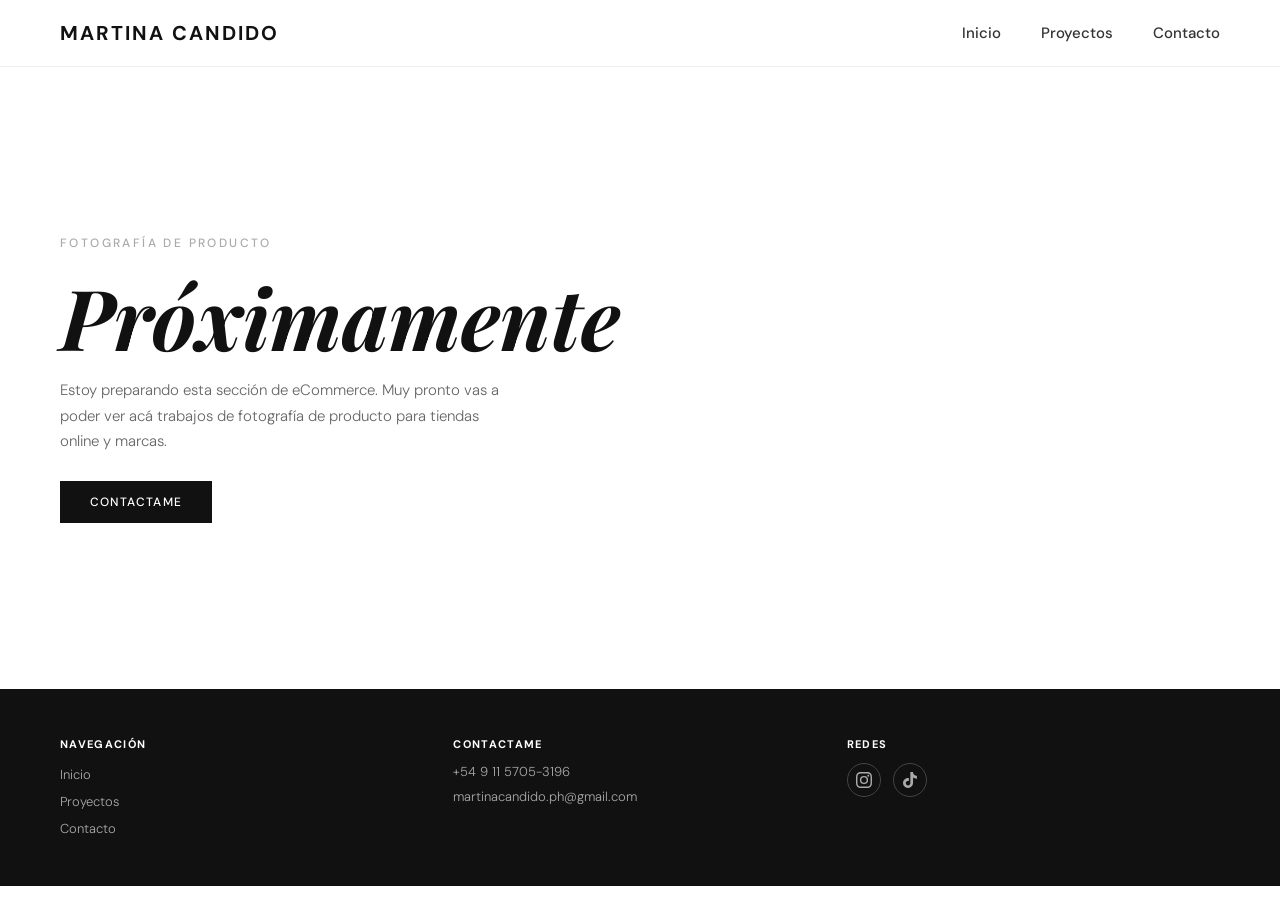
<file: pages/ecommerce.html>
<!DOCTYPE html>
<html lang="es">
<head>
  <meta charset="UTF-8">
  <meta name="viewport" content="width=device-width, initial-scale=1.0">
  <title>eCommerce — Martina Candido</title>
  <link href="https://fonts.googleapis.com/css2?family=Playfair+Display:ital,wght@0,700;1,400&family=DM+Sans:wght@300;400;500;700&display=swap" rel="stylesheet"/>
  <style>
    /* MOBILE FIRST */
    * { margin: 0; padding: 0; box-sizing: border-box; }
    html, body { font-family: 'DM Sans', sans-serif; background: #fff; width: 100%; overflow-x: hidden; color: #111; }
    img { max-width: 100%; display: block; }

    /* ── NAVBAR ── */
    .navbar { position: sticky; top: 0; z-index: 100; display: flex; justify-content: space-between; align-items: center; padding: 14px 16px; background: #fff; border-bottom: 1px solid #eee; width: 100%; }
    .logo { font-size: 14px; font-weight: 700; letter-spacing: 1px; white-space: nowrap; text-decoration: none; color: #111; z-index: 101; }

    .nav-toggle { display: flex; flex-direction: column; justify-content: center; gap: 5px; width: 34px; height: 34px; background: none; border: none; cursor: pointer; padding: 6px; z-index: 101; }
    .nav-toggle span { display: block; width: 22px; height: 2px; background: #111; border-radius: 2px; transition: transform .3s ease, opacity .2s ease; }
    .nav-toggle.open span:nth-child(1) { transform: translateY(7px) rotate(45deg); }
    .nav-toggle.open span:nth-child(2) { opacity: 0; }
    .nav-toggle.open span:nth-child(3) { transform: translateY(-7px) rotate(-45deg); }

    .nav-links { list-style: none; position: absolute; top: 100%; left: 0; right: 0; display: flex; flex-direction: column; align-items: flex-start; background: #fff; max-height: 0; overflow: hidden; transition: max-height .32s ease; }
    .nav-links.open { max-height: 260px; border-bottom: 1px solid #eee; box-shadow: 0 12px 20px rgba(0,0,0,.06); }
    .nav-links li { width: 100%; }
    .nav-links a { display: block; padding: 14px 16px; text-decoration: none; color: #333; font-weight: 500; font-size: 15px; transition: color 0.3s; }
    .nav-links a:hover { color: #888; }

    /* ── PRÓXIMAMENTE ── */
    .proximamente {
      min-height: calc(100vh - 58px - 220px);
      display: flex;
      flex-direction: column;
      justify-content: center;
      align-items: flex-start;
      padding: 70px 16px;
      gap: 18px;
    }
    .proximamente .eyebrow { font-size: 12px; font-weight: 500; color: #aaa; letter-spacing: 0.2em; text-transform: uppercase; }
    .proximamente h1 { font-family: 'Playfair Display', serif; font-size: 44px; font-weight: 700; font-style: italic; line-height: 1.05; }
    .proximamente p { font-size: 15px; color: #666; line-height: 1.7; max-width: 460px; font-weight: 300; }
    .proximamente .cta { display: inline-block; margin-top: 8px; background: #111; color: #fff; text-decoration: none; padding: 13px 30px; font-size: 12px; font-weight: 500; letter-spacing: 0.1em; text-transform: uppercase; transition: background 0.3s; }
    .proximamente .cta:hover { background: #444; }

    /* ── FOOTER ── */
    footer { width: 100%; background: #111; padding: 36px 16px; display: grid; grid-template-columns: 1fr 1fr; gap: 28px 20px; }
    .footer-titulo { font-size: 11px; font-weight: 700; color: #fff; letter-spacing: 0.12em; text-transform: uppercase; margin-bottom: 12px; }
    .footer-links { list-style: none; display: flex; flex-direction: column; gap: 6px; }
    .footer-links a { text-decoration: none; color: #aaa; font-size: 13px; font-weight: 300; transition: color 0.3s; }
    .footer-links a:hover { color: #fff; }
    .footer-contacto { display: flex; flex-direction: column; gap: 8px; }
    .footer-contacto a { color: #aaa; font-size: 13px; font-weight: 300; text-decoration: none; }
    .footer-contacto a:hover { color: #fff; }
    .footer-redes { display: flex; gap: 12px; margin-top: 4px; }
    .footer-redes a { width: 34px; height: 34px; border-radius: 50%; border: 1px solid #444; display: flex; align-items: center; justify-content: center; transition: border-color 0.3s; }
    .footer-redes a:hover { border-color: #fff; }
    .footer-redes svg { width: 16px; height: 16px; fill: #aaa; transition: fill 0.3s; }
    .footer-redes a:hover svg { fill: #fff; }

    /* ── TABLET / DESKTOP ── */
    @media (min-width: 600px) {
      .navbar { padding: 20px 40px; }
      .logo { font-size: 20px; letter-spacing: 2px; }
      .nav-toggle { display: none; }
      .nav-links { position: static; flex-direction: row; align-items: center; background: none; max-height: none; overflow: visible; }
      .nav-links li { width: auto; margin-left: 40px; }
      .nav-links a { padding: 0; font-size: 15px; }
      .proximamente h1 { font-size: 64px; }
      footer { grid-template-columns: 1fr 1fr 1fr; }
    }
    @media (min-width: 900px) {
      .navbar { padding: 20px 60px; }
      .proximamente { padding: 120px 60px; }
      .proximamente h1 { font-size: 84px; }
      footer { padding: 48px 60px; }
    }
  </style>
</head>
<body>

  <!-- NAVBAR -->
  <header>
    <nav class="navbar">
      <a class="logo" href="../index.html">MARTINA CANDIDO</a>
      <button class="nav-toggle" aria-label="Abrir menú" aria-expanded="false" aria-controls="navLinks"><span></span><span></span><span></span></button>
      <ul class="nav-links" id="navLinks">
        <li><a href="../index.html">Inicio</a></li>
        <li><a href="proyectos.html">Proyectos</a></li>
        <li><a href="contacto.html">Contacto</a></li>
      </ul>
    </nav>
  </header>

  <!-- PRÓXIMAMENTE -->
  <section class="proximamente">
    <p class="eyebrow">Fotografía de producto</p>
    <h1>Próximamente</h1>
    <p>Estoy preparando esta sección de eCommerce. Muy pronto vas a poder ver acá trabajos de fotografía de producto para tiendas online y marcas.</p>
    <a class="cta" href="contacto.html">Contactame</a>
  </section>

  <!-- FOOTER -->
  <footer>
    <div>
      <p class="footer-titulo">Navegación</p>
      <ul class="footer-links">
        <li><a href="../index.html">Inicio</a></li>
        <li><a href="proyectos.html">Proyectos</a></li>
        <li><a href="contacto.html">Contacto</a></li>
      </ul>
    </div>
    <div>
      <p class="footer-titulo">Contactame</p>
      <div class="footer-contacto">
        <a href="tel:+5491157053196">+54 9 11 5705-3196</a>
        <a href="mailto:martinacandido.ph@gmail.com">martinacandido.ph@gmail.com</a>
      </div>
    </div>
    <div>
      <p class="footer-titulo">Redes</p>
      <div class="footer-redes">
        <a href="https://www.instagram.com/martinacandido.ph/" aria-label="Instagram" target="_blank" rel="noopener">
          <svg viewBox="0 0 24 24"><path d="M12 2.163c3.204 0 3.584.012 4.85.07 1.366.062 2.633.334 3.608 1.308.975.975 1.246 2.242 1.308 3.608.058 1.266.07 1.646.07 4.85s-.012 3.584-.07 4.85c-.062 1.366-.334 2.633-1.308 3.608-.975.975-2.242 1.246-3.608 1.308-1.266.058-1.646.07-4.85.07s-3.584-.012-4.85-.07c-1.366-.062-2.633-.334-3.608-1.308-.975-.975-1.246-2.242-1.308-3.608C2.175 15.584 2.163 15.204 2.163 12s.012-3.584.07-4.85c.062-1.366.334-2.633 1.308-3.608.975-.975 2.242-1.246 3.608-1.308C8.416 2.175 8.796 2.163 12 2.163zm0-2.163C8.741 0 8.332.014 7.052.072 5.197.157 3.355.673 2.014 2.014.673 3.355.157 5.197.072 7.052.014 8.332 0 8.741 0 12c0 3.259.014 3.668.072 4.948.085 1.855.601 3.697 1.942 5.038 1.341 1.341 3.183 1.857 5.038 1.942C8.332 23.986 8.741 24 12 24s3.668-.014 4.948-.072c1.855-.085 3.697-.601 5.038-1.942 1.341-1.341 1.857-3.183 1.942-5.038.058-1.28.072-1.689.072-4.948s-.014-3.668-.072-4.948c-.085-1.855-.601-3.697-1.942-5.038C20.645.673 18.803.157 16.948.072 15.668.014 15.259 0 12 0zm0 5.838a6.162 6.162 0 1 0 0 12.324 6.162 6.162 0 0 0 0-12.324zm0 10.162a4 4 0 1 1 0-8 4 4 0 0 1 0 8zm6.406-11.845a1.44 1.44 0 1 0 0 2.881 1.44 1.44 0 0 0 0-2.881z"/></svg>
        </a>
        <a href="https://www.tiktok.com/@martinacandido.ph" aria-label="TikTok" target="_blank" rel="noopener">
          <svg viewBox="0 0 24 24"><path d="M12.525.02c1.31-.02 2.61-.01 3.91-.02.08 1.53.63 3.09 1.75 4.17 1.12 1.11 2.7 1.62 4.24 1.79v4.03c-1.44-.05-2.89-.35-4.2-.97-.57-.26-1.1-.59-1.62-.93-.01 2.92.01 5.84-.02 8.75-.08 1.4-.54 2.79-1.35 3.94-1.31 1.92-3.58 3.17-5.91 3.21-1.43.08-2.86-.31-4.08-1.03-2.02-1.19-3.44-3.37-3.65-5.71-.02-.5-.03-1-.01-1.49.18-1.9 1.12-3.72 2.58-4.96 1.66-1.44 3.98-2.13 6.15-1.72.02 1.48-.04 2.96-.04 4.44-.99-.32-2.15-.23-3.02.37-.63.41-1.11 1.04-1.36 1.75-.21.51-.15 1.07-.14 1.61.24 1.64 1.82 3.02 3.5 2.87 1.12-.01 2.19-.66 2.77-1.61.19-.33.4-.67.41-1.06.1-1.79.06-3.57.07-5.36.01-4.03-.01-8.05.02-12.07z"/></svg>
        </a>
      </div>
    </div>
  </footer>

  <script>
    (function () {
      var t = document.querySelector('.nav-toggle'), l = document.getElementById('navLinks');
      if (!t || !l) return;
      t.addEventListener('click', function () {
        var o = l.classList.toggle('open'); t.classList.toggle('open', o);
        t.setAttribute('aria-expanded', o ? 'true' : 'false');
      });
      l.querySelectorAll('a').forEach(function (a) {
        a.addEventListener('click', function () { l.classList.remove('open'); t.classList.remove('open'); });
      });
    })();
  </script>

</body>
</html>
</file>
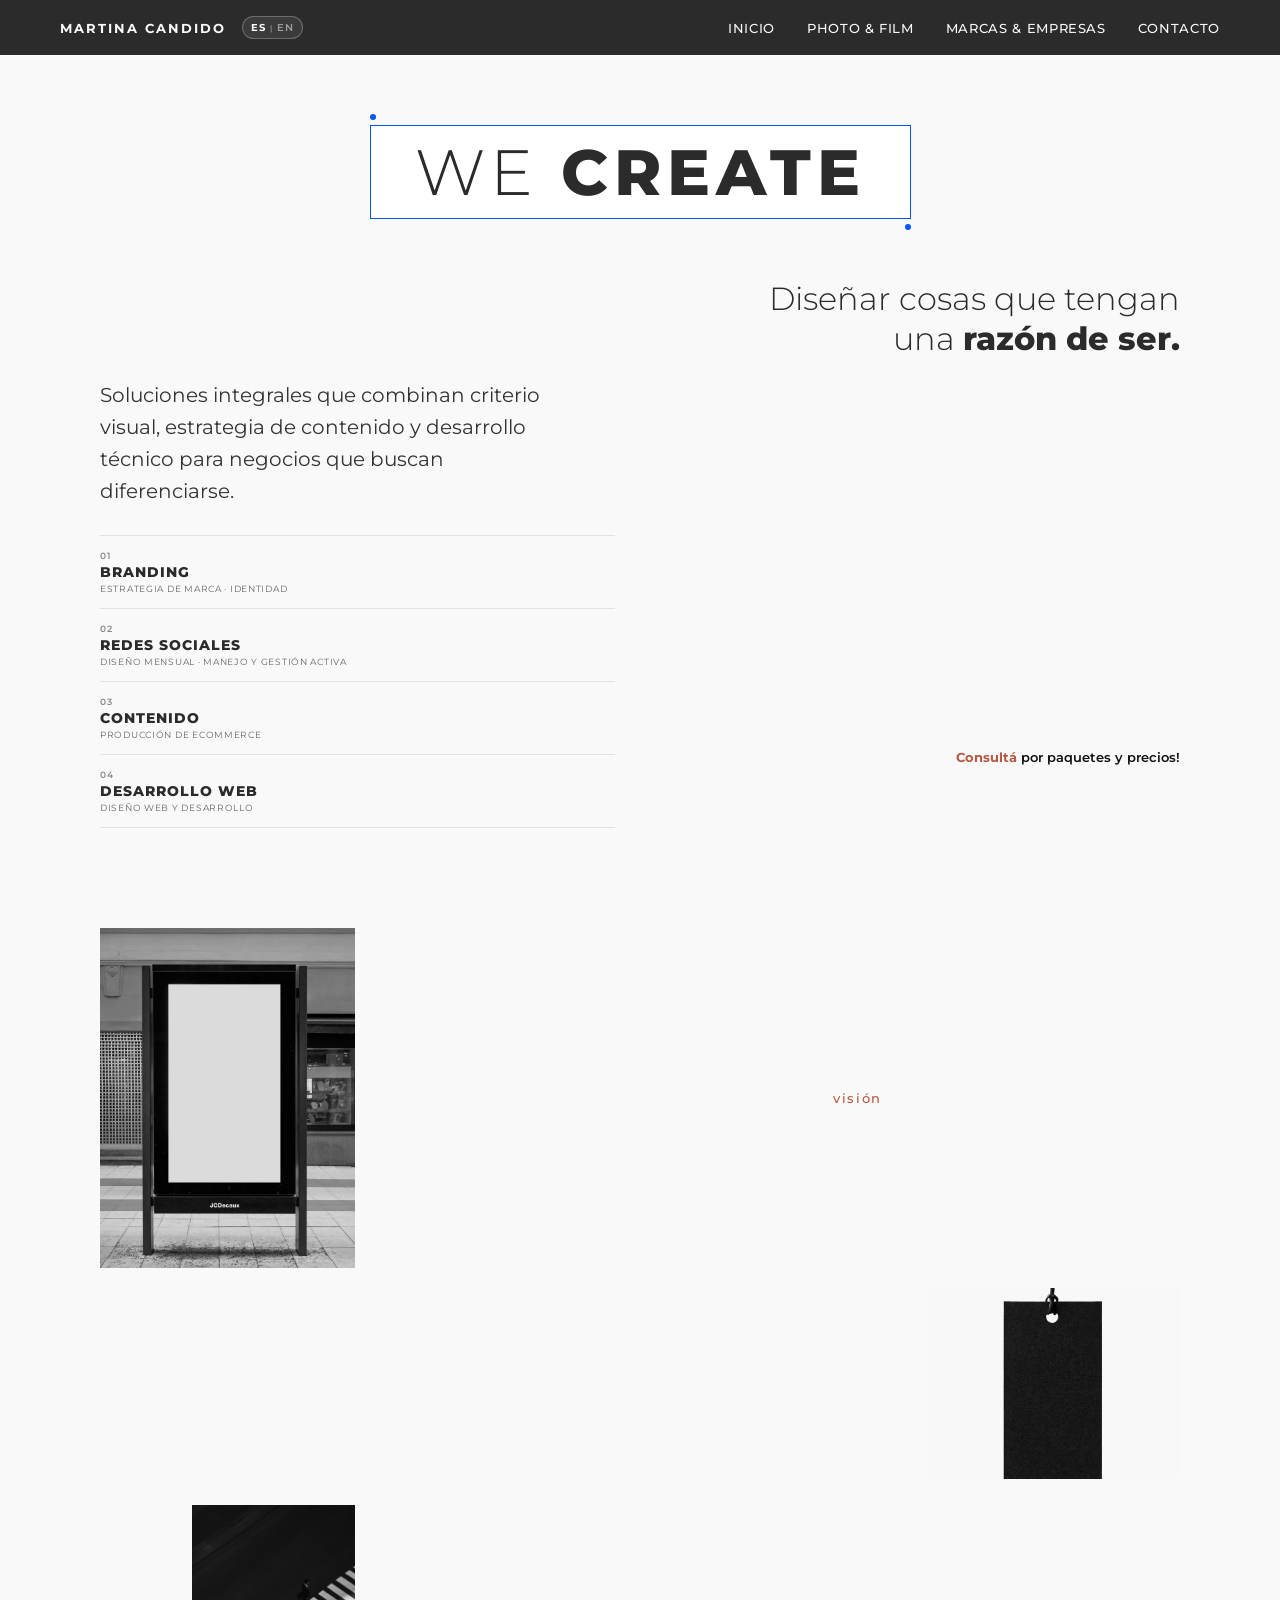
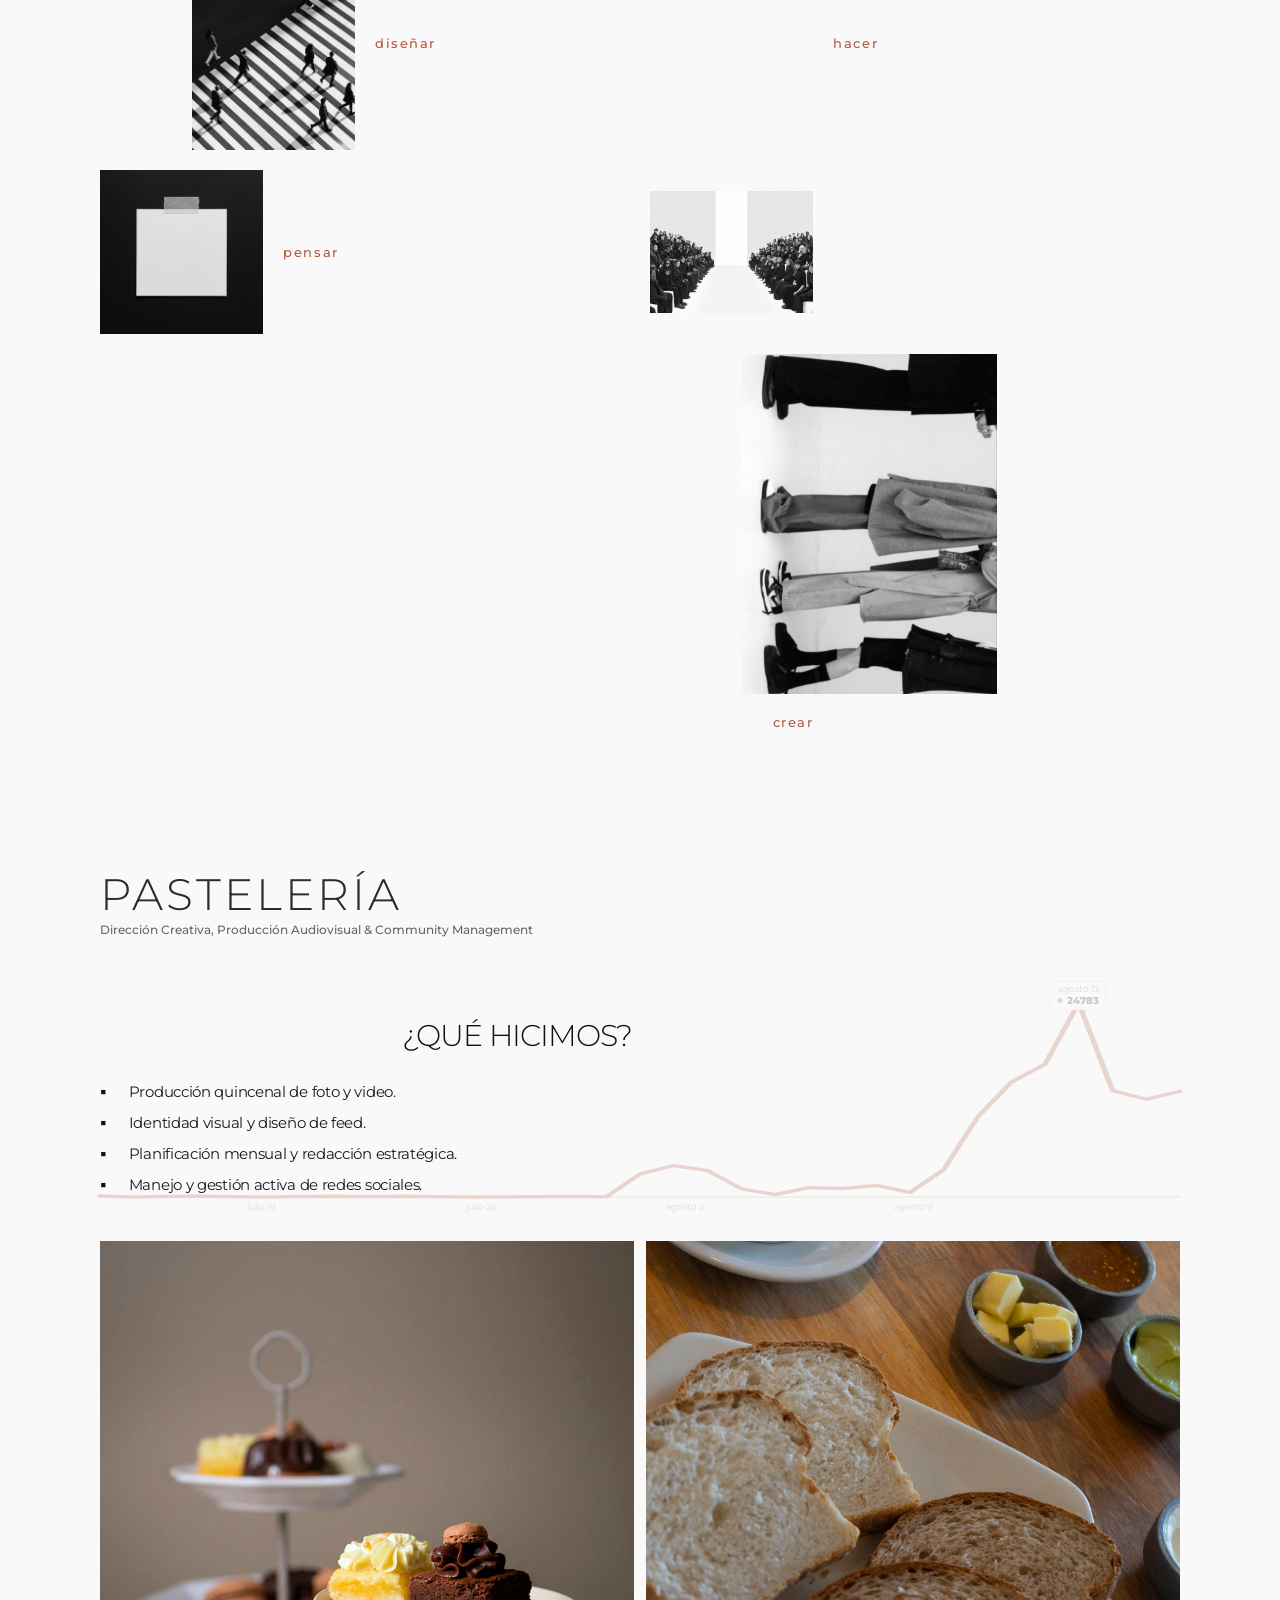
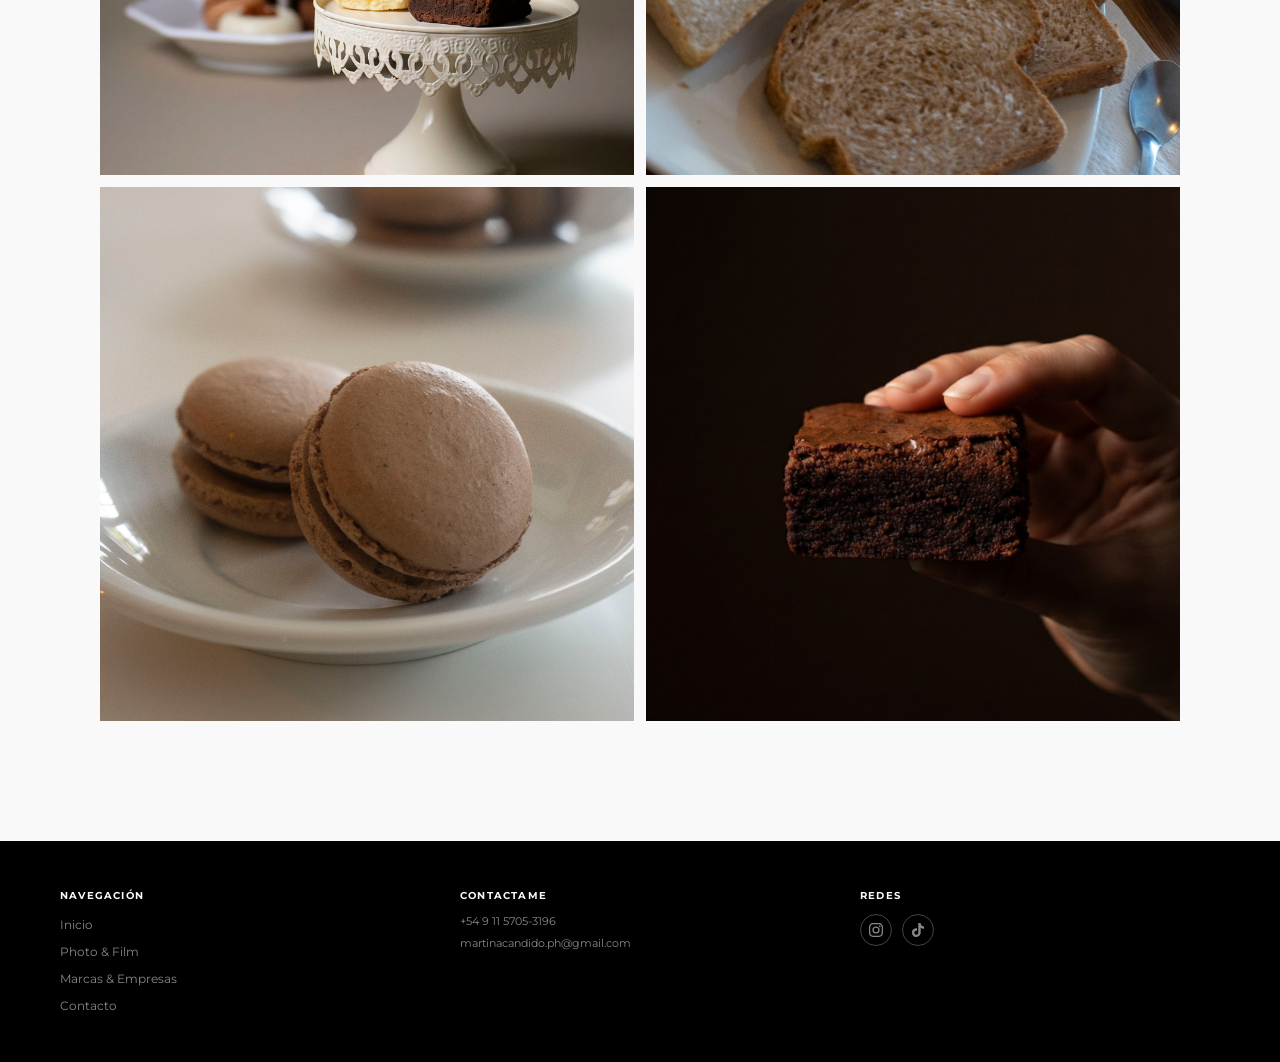
<file: pages/marcas.html>
<!DOCTYPE html>
<html lang="es">
<head>
  <meta charset="UTF-8">
  <meta name="viewport" content="width=device-width, initial-scale=1.0">
  <title>We Create — Martina Candido</title>
  <meta name="description" content="We Create — Branding, Redes Sociales, Contenido y Desarrollo Web por Martina Candido." />
  <link href="https://fonts.googleapis.com/css2?family=Montserrat:ital,wght@0,300;0,400;0,500;0,600;0,700;0,800;0,900;1,300;1,700&display=swap" rel="stylesheet"/>

  <style>
    * { margin: 0; padding: 0; box-sizing: border-box; }

    :root {
      --pad: 24px;
      --bg: #f9f9f9;
      --title-color: #2b2b2b;
      --text-color: #000000;
      --orange: #b55942;
      --line: #e2e2e2;
    }

    html { -webkit-text-size-adjust: 100%; scroll-behavior: smooth; }

    body {
      font-family: 'Montserrat', sans-serif;
      background: var(--bg);
      color: var(--text-color);
      width: 100%;
      overflow-x: hidden;
    }

    img { max-width: 100%; display: block; }

    /* ══════════════════════
       NAVBAR (Idéntica al Inicio)
    ══════════════════════ */
    .navbar {
      position: sticky;
      top: 0;
      z-index: 200;
      display: flex;
      justify-content: space-between;
      align-items: center;
      padding: 16px var(--pad);
      background: #2b2b2b;
      width: 100%;
    }

    .nav-left {
      display: flex;
      align-items: center;
      gap: 16px;
    }

    .logo {
      font-size: 12px;
      font-weight: 700;
      letter-spacing: 2px;
      text-transform: uppercase;
      text-decoration: none;
      color: #f9f9f9;
      white-space: nowrap;
    }

    /* Botón de traducción */
    .lang-switcher {
      background: rgba(255, 255, 255, 0.08);
      border: 1px solid rgba(255, 255, 255, 0.25);
      border-radius: 12px;
      padding: 4px 8px;
      font-family: inherit;
      font-size: 10px;
      font-weight: 600;
      letter-spacing: 1px;
      color: #fff;
      cursor: pointer;
      display: inline-flex;
      align-items: center;
      gap: 4px;
      transition: all 0.25s ease;
    }

    .lang-switcher:hover {
      background: var(--orange);
      border-color: var(--orange);
    }

    .lang-opt {
      opacity: 0.5;
      transition: opacity 0.2s ease, color 0.2s ease;
    }

    .lang-opt.active {
      opacity: 1;
      color: #ffffff;
      font-weight: 700;
    }

    .lang-divider {
      opacity: 0.4;
      font-size: 8px;
    }

    .nav-toggle {
      display: flex;
      flex-direction: column;
      justify-content: center;
      gap: 5px;
      width: 34px; height: 34px;
      background: none; border: none;
      cursor: pointer; padding: 6px; z-index: 2;
    }
    .nav-toggle span {
      display: block; width: 22px; height: 2px;
      background: #f9f9f9; border-radius: 2px;
      transition: transform 0.3s ease, opacity 0.2s ease;
    }
    .nav-toggle.open span:nth-child(1) { transform: translateY(7px) rotate(45deg); }
    .nav-toggle.open span:nth-child(2) { opacity: 0; }
    .nav-toggle.open span:nth-child(3) { transform: translateY(-7px) rotate(-45deg); }

    .nav-links {
      list-style: none;
      position: absolute;
      top: 100%; left: 0; right: 0;
      display: flex; flex-direction: column;
      background: #2b2b2b;
      max-height: 0; overflow: hidden;
      transition: max-height 0.32s ease;
    }
    .nav-links.open {
      max-height: 320px;
      border-bottom: 1px solid #444;
    }
    .nav-links li { width: 100%; }
    .nav-links a {
      display: block;
      padding: 14px var(--pad);
      text-decoration: none;
      color: #f9f9f9;
      font-weight: 500;
      font-size: 13px;
      letter-spacing: 0.05em;
      text-transform: uppercase;
      transition: color 0.3s;
    }
    .nav-links a:hover { color: #9c9c9c; }

    /* ══════════════════════
       HERO "WE CREATE" BOX
    ══════════════════════ */
    .create-header {
      padding: 70px var(--pad) 40px;
      display: flex;
      justify-content: center;
      align-items: center;
    }

    .box-container {
      position: relative;
      padding: 14px 44px;
      background: #ffffff;
      border: 1.5px solid #0055ff;
    }

    .box-container::before {
      content: '';
      position: absolute;
      top: -12px;
      left: -1px;
      width: 6px;
      height: 6px;
      background: #0055ff;
      border-radius: 50%;
    }

    .box-container::after {
      content: '';
      position: absolute;
      bottom: -12px;
      right: -1px;
      width: 6px;
      height: 6px;
      background: #0055ff;
      border-radius: 50%;
    }

    .box-title {
      font-size: clamp(34px, 6vw, 64px);
      font-weight: 300;
      letter-spacing: 6px;
      color: var(--title-color);
      text-transform: uppercase;
      margin: 0;
      line-height: 1;
    }

    .box-title b {
      font-weight: 800;
    }

    /* ══════════════════════
       SECCIÓN PRINCIPAL: SERVICIOS Y TEXTOS
    ══════════════════════ */
    .intro-section {
      max-width: 1200px;
      margin: 0 auto;
      padding: 20px var(--pad) 60px;
      display: flex;
      flex-direction: column;
      gap: 50px;
    }

    .intro-left {
      flex: 1;
      display: flex;
      flex-direction: column;
      gap: 28px;
    }

    .intro-bajada {
      font-size: 20px;
      line-height: 1.6;
      color: #333;
      max-width: 440px;
      margin-top: 100px;
    }

    .servicios-items {
      display: flex;
      flex-direction: column;
    }

    .srv-item {
      padding: 14px 0;
      border-bottom: 1px solid var(--line);
    }

    .srv-item:first-child {
      border-top: 1px solid var(--line);
    }

    .srv-num {
      font-size: 9px;
      font-weight: 600;
      letter-spacing: 0.1em;
      color: #888;
      display: block;
      margin-bottom: 2px;
    }

    .srv-item h3 {
      font-size: 14px;
      font-weight: 800;
      letter-spacing: 1px;
      color: var(--title-color);
      text-transform: uppercase;
      margin-bottom: 2px;
    }

    .srv-item p {
      font-size: 9px;
      letter-spacing: 0.08em;
      color: #666;
      text-transform: uppercase;
    }

    .intro-right {
      flex: 1;
      display: flex;
      flex-direction: column;
      justify-content: space-between;
      gap: 40px;
    }

    .quote-block {
      text-align: right;
    }

    .quote-block h2 {
      font-size: clamp(20px, 3.2vw, 32px);
      font-weight: 300;
      line-height: 1.25;
      color: var(--title-color);
    }

    .quote-block h2 b {
      font-weight: 800;
    }

    .cta-consulta {
      text-align: right;
      font-size: 13px;
      font-weight: 600;
      color: #111;
      text-decoration: none;
      margin-top: 350px;
    }

    .cta-consulta span {
      color: var(--orange);
      font-weight: 700;
    }

    /* ══════════════════════
       GRILLA ASIMÉTRICA EDITORIAL
    ══════════════════════ */
    .collage-section {
      max-width: 1200px;
      margin: 0 auto;
      padding: 40px var(--pad) 100px;
      position: relative;
    }

    .editorial-grid {
      display: grid;
      grid-template-columns: repeat(12, 1fr);
      gap: 20px;
      align-items: center;
    }

    .col-img-1 { grid-column: 1 / 4; }
    .col-img-2 { grid-column: 2 / 4; margin-top: -30px; }
    .col-img-3 { grid-column: 1 / 3; }
    .col-img-4 { grid-column: 10 / 13; }
    .col-img-5 { grid-column: 7 / 9; }
    .col-img-6 { grid-column: 8 / 11; }

    .editorial-card img {
      width: 100%;
      height: 100%;
      object-fit: cover;
      filter: grayscale(100%);
      transition: transform 0.4s ease;
    }

    .editorial-card:hover img {
      transform: scale(1.03);
    }

    .tag-word {
      font-size: 13px;
      font-weight: 500;
      letter-spacing: 0.12em;
      text-transform: lowercase;
    }

    .tag-orange { color: var(--orange); }

    .word-ser     { grid-column: 2 / 4; text-align: right; }
    .word-disenar { grid-column: 4 / 6; }
    .word-pensar  { grid-column: 3 / 5; }
    .word-vision  { grid-column: 9 / 11; }
    .word-hacer   { grid-column: 9 / 11; }
    .word-crear   { grid-column: 7 / 9; text-align: right; }

    /* ══════════════════════
       CASO DE ÉXITO: PASTELERÍA
    ══════════════════════ */
    .case-study {
      max-width: 1200px;
      margin: 0 auto;
      padding: 40px var(--pad) 120px;
      display: flex;
      flex-direction: column;
      gap: 40px;
    }

    .case-content {
      flex: 1.2;
      display: flex;
      flex-direction: column;
      gap: 20px;
    }

    .case-title {
      font-size: clamp(28px, 4.5vw, 44px);
      font-weight: 300;
      letter-spacing: 3px;
      color: var(--title-color);
      text-transform: uppercase;
      line-height: 1.1;
    }

    .case-subtitle {
      font-size: 12px;
      color: #666;
      font-weight: 500;
      margin-top: 4px;
    }

    .case-overlay-container {
      position: relative;
      width: 100%;
      min-height: 240px;
      margin-top: 24px;
      display: flex;
      align-items: center;
    }

    .chart-backdrop {
      position: absolute;
      inset: 0;
      width: 100%;
      height: 100%;
      opacity: 0.22; /* Controla la transparencia del gráfico aquí */
      z-index: 1;
      pointer-events: none; /* Permite seleccionar el texto encima sin problemas */
    }

    .chart-backdrop svg {
      width: 100%;
      height: calc(100% - 24px);
      display: block;
      overflow: visible;
    }

    .chart-container {
      position: relative;
      width: 100%;
      margin-top: 24px;
      display: flex;
      align-items: stretch;
      gap: 8px;
    }

    .chart-y-axis {
      display: flex;
      flex-direction: column;
      justify-content: space-between;
      font-size: 10px;
      font-weight: 500;
      color: #666;
      padding-bottom: 2px;
      user-select: none;
      text-align: right;
      min-width: 32px;
    }

    .chart-box {
      position: relative;
      flex: 1;
      height: 200px;
      background: #ffffff;
    }

   .chart-box svg {
      width: 100%;
      height: 100%;
      display: block;
      overflow: visible;
    }

    .chart-tooltip {
      position: absolute;
      top: 0px;
      left: 90.6%;
      transform: translateX(-50%);
      background: rgba(255, 255, 255, 0.9);
      border: 1px solid #dcdcdc;
      padding: 2px 6px;
      text-align: center;
      border-radius: 3px;
    }

    .chart-tooltip .t-date {
      font-size: 8.5px;
      color: #666;
      display: block;
    }

    .chart-tooltip .t-val {
      font-size: 10px;
      font-weight: 800;
      color: #222;
      display: flex;
      align-items: center;
      gap: 4px;
      justify-content: center;
    }

    .chart-tooltip .dot {
      width: 5px;
      height: 5px;
      background: var(--orange);
      border-radius: 50%;
      display: inline-block;
    }

    .chart-axis-labels {
      display: flex;
      font-size: 9px;
      color: #777;
      margin-top: 4px;
      padding-left: 20px;
    }

    .case-hicimos {
      margin-top: 20px;
    }

    .case-hicimos-foreground {
      position: relative;
      z-index: 2;
      width: 100%;
      padding: 30px 0 20px;
    }

    .case-hicimos-foreground h3 {
      font-size: 30px;
      font-weight: 300;                      /* Trazo fino idéntico a la ref */
      letter-spacing: -1px;
      color: #111111;
      margin-bottom: 28px;
      text-transform: uppercase;
      padding-left: 28%;                     /* Desplaza el título a la derecha */
    }

    .case-hicimos h3 {
      font-size: 20px;
      font-weight: 700;
      color: var(--title-color);
      margin-bottom: 12px;
    }

    .case-list {
      list-style: none;
      display: flex;
      flex-direction: column;
      gap: 12px;                             /* Separación amplia entre items */
    }

    .case-list li {
      font-size: 15px;   /* Letra visiblemente más grande */
      font-weight: 400;
      letter-spacing: -0.3px;
      color: #1a1a1a;
      display: flex;
      align-items: center;
      gap: 22px;                             /* Espacio entre el cuadrado y el texto */
    }

    /* Cuadrados negros rellenos y proporcionados */
    .case-list li::before {
      content: '■';
      font-size: 11px;                       /* Cuadrado más grande y nítido */
      color: #111111;
      line-height: 1;
      display: inline-block;
    }

    .case-gallery {
      flex: 1;
      display: grid;
      grid-template-columns: repeat(2, 1fr);
      gap: 12px;
    }

    .case-photo {
      aspect-ratio: 1 / 1;
      overflow: hidden;
      background: #e0e0e0;
    }

    .case-photo img {
      width: 100%;
      height: 100%;
      object-fit: cover;
      transition: transform 0.5s ease;
    }

    .case-photo:hover img {
      transform: scale(1.04);
    }

    /* ══════════════════════
       FOOTER
    ══════════════════════ */
    footer {
      width: 100%;
      background: #000;
      padding: 40px var(--pad);
      display: grid;
      grid-template-columns: 1fr 1fr 1fr;
      gap: 16px 10px;
    }

    .footer-titulo {
      font-size: 9px;
      font-weight: 700;
      color: #f9f9f9;
      letter-spacing: 0.12em;
      text-transform: uppercase;
      margin-bottom: 12px;
    }

    .footer-links { list-style: none; display: flex; flex-direction: column; gap: 8px; }
    .footer-links a {
      text-decoration: none;
      color: #888;
      font-size: 11px;
      font-weight: 400;
      transition: color 0.3s;
    }
    .footer-links a:hover { color: #f9f9f9; }

    .footer-contacto { display: flex; flex-direction: column; gap: 8px; }
    .footer-contacto p {
      color: #888; font-size: 11px; font-weight: 400;
      text-decoration: none; word-break: break-word;
    }

    .footer-redes { display: flex; gap: 10px; margin-top: 4px; }
    .footer-redes a {
      width: 28px; height: 28px; border-radius: 50%;
      border: 1px solid #444;
      display: flex; align-items: center; justify-content: center;
      transition: border-color 0.3s;
    }
    .footer-redes a:hover { border-color: #f9f9f9; }
    .footer-redes svg { width: 14px; height: 14px; fill: #888; transition: fill 0.3s; }
    .footer-redes a:hover svg { fill: #f9f9f9; }

    /* ══════════════════════
       ANIMACIONES
    ══════════════════════ */
    .anim {
      opacity: 0;
      transform: translateY(20px);
      transition: opacity 0.7s ease, transform 0.7s ease;
    }
    .anim.visible { opacity: 1; transform: translateY(0); }

    /* ══════════════════════
       RESPONSIVE
    ══════════════════════ */
    @media (min-width: 768px) {
      :root { --pad: 40px; }

      .nav-toggle { display: none; }
      .nav-links {
        position: static; flex-direction: row; align-items: center;
        background: none; max-height: none; overflow: visible;
        border: none;
      }
      .nav-links li { width: auto; margin-left: 32px; }
      .nav-links a { padding: 0; font-size: 12px; }

      .intro-section {
        flex-direction: row;
        align-items: flex-start;
      }

      .case-study {
        flex-direction: row;
        align-items: flex-start;
      }
    }

    @media (min-width: 992px) {
      :root { --pad: 60px; }
      .nav-links a { font-size: 13px; }
      .logo { font-size: 13px; }

      footer { padding: 48px 60px; gap: 28px 40px; }
      .footer-titulo { font-size: 10px; }
      .footer-links a { font-size: 12px; }
      .footer-redes a { width: 32px; height: 32px; }
    }
  </style>
</head>
<body>

  <!-- NAVBAR -->
  <header>
    <nav class="navbar">
      <div class="nav-left">
        <a class="logo" href="../index.html">Martina Candido</a>
        <!-- Selector de idioma -->
        <button class="lang-switcher" id="langBtn" aria-label="Cambiar idioma">
          <span class="lang-opt active" id="optEs">ES</span>
          <span class="lang-divider">|</span>
          <span class="lang-opt" id="optEn">EN</span>
        </button>
      </div>

      <button class="nav-toggle" id="navToggle" aria-label="Abrir menú" aria-expanded="false">
        <span></span><span></span><span></span>
      </button>
      <ul class="nav-links" id="navLinks">
        <li><a href="../index.html" id="linkInicio">Inicio</a></li>
        <li><a href="photo-film.html" id="linkPhoto">Photo & Film</a></li>
        <li><a href="marcas.html" id="linkMarcas">Marcas & Empresas</a></li>
        <li><a href="contacto.html" id="linkContacto">Contacto</a></li>
      </ul>
    </nav>
  </header>

  <!-- CABECERA WE CREATE -->
  <section class="create-header anim">
    <div class="box-container">
      <h1 class="box-title">WE <b>CREATE</b></h1>
    </div>
  </section>

  <!-- INTRO: SERVICIOS Y TEXTOS -->
  <section class="intro-section">
    <!-- Columna Izquierda: Servicios -->
    <div class="intro-left anim">
      <p class="intro-bajada" id="txtBajada">
        Soluciones integrales que combinan criterio visual, estrategia de contenido y desarrollo técnico para negocios que buscan diferenciarse.
      </p>

      <div class="servicios-items">
        <div class="srv-item">
          <span class="srv-num">01</span>
          <h3 id="srvTitle1">Branding</h3>
          <p id="srvDesc1">Estrategia de marca · Identidad</p>
        </div>
        <div class="srv-item">
          <span class="srv-num">02</span>
          <h3 id="srvTitle2">Redes Sociales</h3>
          <p id="srvDesc2">Diseño mensual · Manejo y gestión activa</p>
        </div>
        <div class="srv-item">
          <span class="srv-num">03</span>
          <h3 id="srvTitle3">Contenido</h3>
          <p id="srvDesc3">Producción de eCommerce</p>
        </div>
        <div class="srv-item">
          <span class="srv-num">04</span>
          <h3 id="srvTitle4">Desarrollo Web</h3>
          <p id="srvDesc4">Diseño web y desarrollo</p>
        </div>
      </div>
    </div>

    <!-- Columna Derecha: Frases -->
    <div class="intro-right anim">
      <div class="quote-block">
        <h2 id="quoteTitle">Diseñar cosas que tengan<br>una <b>razón de ser.</b></h2>
      </div>
      <a class="cta-consulta" href="contacto.html" id="ctaConsulta">
        <span>Consultá</span> por paquetes y precios!
      </a>
    </div>
  </section>

  <!-- SECCIÓN EDITORIAL COLLAGE -->
  <section class="collage-section anim">
    <div class="editorial-grid">
      <!-- Fila Superior -->
      <div class="col-img-1 editorial-card" style="aspect-ratio: 3/4;">
        <img src="../assets/img/marcas (1).jpg" alt="Cartel callejero" />
      </div>
      <div class="word-vision tag-word tag-orange" id="wordVision">visión</div>
      <div class="col-img-4 editorial-card" style="aspect-ratio: 4/3;">
        <img src="../assets/img/marcas (2).jpg" alt="Revistas mockup" />
      </div>

      <!-- Fila Media -->
      <div class="word-ser tag-word tag-orange" id="wordSer">ser</div>
      <div class="col-img-2 editorial-card" style="aspect-ratio: 2/3;">
        <img src="../assets/img/marcas (3).jpg" alt="Tag etiqueta" />
      </div>
      <div class="word-disenar tag-word tag-orange" id="wordDisenar">diseñar</div>
      <div class="word-hacer tag-word tag-orange" id="wordHacer">hacer</div>

      <!-- Fila Baja -->
      <div class="col-img-3 editorial-card" style="aspect-ratio: 1/1;">
        <img src="../assets/img/marcas (4).jpg" alt="Personas caminando" />
      </div>
      <div class="word-pensar tag-word tag-orange" id="wordPensar">pensar</div>
      <div class="col-img-5 editorial-card" style="aspect-ratio: 4/3;">
        <img src="../assets/img/marcas (6).jpg" alt="Pantalones y pies" />
      </div>
      <div class="col-img-6 editorial-card" style="aspect-ratio: 3/4;">
        <img src="../assets/img/marcas (5).jpg" alt="Papeles sobre fondo negro" />
      </div>
      <div class="word-crear tag-word tag-orange" id="wordCrear">crear</div>
    </div>
  </section>

  <!-- CASO DE ÉXITO: PASTELERÍA -->
  <section class="case-study anim">
    <!-- Métricas y tareas -->
    <div class="case-content">
      <div>
        <h2 class="case-title" id="caseTitle">PASTELERÍA</h2>
        <p class="case-subtitle" id="caseSubtitle">Dirección Creativa, Producción Audiovisual & Community Management</p>
      </div>

      <!-- Contenedor integrado: Gráfico de fondo traslúcido + Texto por encima -->
      <div class="case-overlay-container">
        
        <!-- 1. Gráfico de fondo traslúcido -->
        <div class="chart-backdrop">
          <!-- Tooltip sutil en el pico -->
          <div class="chart-tooltip">
            <span class="t-date" id="chartDate">agosto 13</span>
            <span class="t-val"><span class="dot"></span> 24783</span>
          </div>

          <svg viewBox="0 0 500 160" preserveAspectRatio="none">
            <!-- Guías horizontales tenues -->
            <line x1="0" y1="15" x2="500" y2="15" stroke="#eee" stroke-width="1" />
            <line x1="0" y1="44" x2="500" y2="44" stroke="#eee" stroke-width="1" />
            <line x1="0" y1="73" x2="500" y2="73" stroke="#eee" stroke-width="1" />
            <line x1="0" y1="102" x2="500" y2="102" stroke="#eee" stroke-width="1" />
            <line x1="0" y1="131" x2="500" y2="131" stroke="#eee" stroke-width="1" />
            <line x1="0" y1="160" x2="500" y2="160" stroke="#bbb" stroke-width="1.2" />

            <!-- Trazo real con tus valores -->
            <polyline 
              fill="none" 
              stroke="#b55942" 
              stroke-width="2.5" 
              stroke-linecap="round" 
              stroke-linejoin="round"
              points="
                0,159.3 15.6,160 31.3,159.5 46.9,159.4 62.5,159.8 78.1,160 93.8,159.6
                109.4,159.4 125,159.7 140.6,159.4 156.3,159.8 171.9,160 187.5,159.9
                203.1,159.8 218.8,159.5 234.4,159.9 250,143.0 265.6,136.7 281.3,140.4
                296.9,153.9 312.5,158.2 328.1,153.1 343.8,153.7 359.4,151.4 375,156.6
                390.6,139.8 406.3,100.8 421.9,74.9 437.5,61.7 453.1,16.2 468.8,81.3
                484.4,87.6 500,81.7
              "
            />
          </svg>

          <!-- Fechas en el pie del gráfico -->
          <div class="chart-axis-labels">
            <span id="chartLabel1" style="margin-left: 12%;">julio 19</span>
            <span id="chartLabel2" style="margin-left: 18%;">julio 26</span>
            <span id="chartLabel3" style="margin-left: 16%;">agosto 2</span>
            <span id="chartLabel4" style="margin-left: 18%;">agosto 9</span>
          </div>
        </div>

        <!-- 2. Texto al frente con máxima legibilidad -->
        <div class="case-hicimos-foreground">
          <h3 id="hicimosTitle">¿QUÉ HICIMOS?</h3>
          <ul class="case-list">
            <li id="caseItem1">Producción quincenal de foto y video.</li>
            <li id="caseItem2">Identidad visual y diseño de feed.</li>
            <li id="caseItem3">Planificación mensual y redacción estratégica.</li>
            <li id="caseItem4">Manejo y gestión activa de redes sociales.</li>
          </ul>
        </div>

      </div>

    <!-- Grilla de Fotos Gastronomía -->
    <div class="case-gallery">
      <div class="case-photo">
        <img src="../assets/img/Luks (1).jpg" alt="Macarons de chocolate" />
      </div>
      <div class="case-photo">
        <img src="../assets/img/Luks (3).JPG" alt="Chef pastelero trabajando" />
      </div>
      <div class="case-photo">
        <img src="../assets/img/Luks (4).JPG" alt="Mano sosteniendo brownie" />
      </div>
      <div class="case-photo">
        <img src="../assets/img/Luks (2).png" alt="Torta rosca glaseada" />
      </div>
    </div>
  </section>

  <!-- FOOTER -->
  <footer>
    <div>
      <p class="footer-titulo" id="footNavTitle">Navegación</p>
      <ul class="footer-links">
        <li><a href="../index.html" id="footLinkInicio">Inicio</a></li>
        <li><a href="photo-film.html" id="footLinkPhoto">Photo & Film</a></li>
        <li><a href="marcas.html" id="footLinkMarcas">Marcas & Empresas</a></li>
        <li><a href="contacto.html" id="footLinkContacto">Contacto</a></li>
      </ul>
    </div>
    <div>
      <p class="footer-titulo" id="footContactTitle">Contactame</p>
      <div class="footer-contacto">
        <p>+54 9 11 5705-3196</p>
        <p>martinacandido.ph@gmail.com</p>
      </div>
    </div>
    <div>
      <p class="footer-titulo" id="footSocialTitle">Redes</p>
      <div class="footer-redes">
        <a href="https://www.instagram.com/martinacandido.ph/" aria-label="Instagram" target="_blank" rel="noopener">
          <svg viewBox="0 0 24 24"><path d="M12 2.163c3.204 0 3.584.012 4.85.07 1.366.062 2.633.334 3.608 1.308.975.975 1.246 2.242 1.308 3.608.058 1.266.07 1.646.07 4.85s-.012 3.584-.07 4.85c-.062 1.366-.334 2.633-1.308 3.608-.975.975-2.242 1.246-3.608 1.308-1.266.058-1.646.07-4.85.07s-3.584-.012-4.85-.07c-1.366-.062-2.633-.334-3.608-1.308-.975-.975-1.246-2.242-1.308-3.608C2.175 15.584 2.163 15.204 2.163 12s.012-3.584.07-4.85c.062-1.366.334-2.633 1.308-3.608.975-.975 2.242-1.246 3.608-1.308C8.416 2.175 8.796 2.163 12 2.163zm0-2.163C8.741 0 8.332.014 7.052.072 5.197.157 3.355.673 2.014 2.014.673 3.355.157 5.197.072 7.052.014 8.332 0 8.741 0 12c0 3.259.014 3.668.072 4.948.085 1.855.601 3.697 1.942 5.038 1.341 1.341 3.183 1.857 5.038 1.942C8.332 23.986 8.741 24 12 24s3.668-.014 4.948-.072c1.855-.085 3.697-.601 5.038-1.942 1.341-1.341 1.857-3.183 1.942-5.038.058-1.28.072-1.689.072-4.948s-.014-3.668-.072-4.948c-.085-1.855-.601-3.697-1.942-5.038C20.645.673 18.803.157 16.948.072 15.668.014 15.259 0 12 0zm0 5.838a6.162 6.162 0 1 0 0 12.324 6.162 6.162 0 0 0 0-12.324zm0 10.162a4 4 0 1 1 0-8 4 4 0 0 1 0 8zm6.406-11.845a1.44 1.44 0 1 0 0 2.881 1.44 1.44 0 0 0 0-2.881z"/></svg>
        </a>
        <a href="https://www.tiktok.com/@martinacandido.ph" aria-label="TikTok" target="_blank" rel="noopener">
          <svg viewBox="0 0 24 24"><path d="M12.525.02c1.31-.02 2.61-.01 3.91-.02.08 1.53.63 3.09 1.75 4.17 1.12 1.11 2.7 1.62 4.24 1.79v4.03c-1.44-.05-2.89-.35-4.2-.97-.57-.26-1.1-.59-1.62-.93-.01 2.92.01 5.84-.02 8.75-.08 1.4-.54 2.79-1.35 3.94-1.31 1.92-3.58 3.17-5.91 3.21-1.43.08-2.86-.31-4.08-1.03-2.02-1.19-3.44-3.37-3.65-5.71-.02-.5-.03-1-.01-1.49.18-1.9 1.12-3.72 2.58-4.96 1.66-1.44 3.98-2.13 6.15-1.72.02 1.48-.04 2.96-.04 4.44-.99-.32-2.15-.23-3.02.37-.63.41-1.11 1.04-1.36 1.75-.21.51-.15 1.07-.14 1.61.24 1.64 1.82 3.02 3.5 2.87 1.12-.01 2.19-.66 2.77-1.61.19-.33.4-.67.41-1.06.1-1.79.06-3.57.07-5.36.01-4.03-.01-8.05.02-12.07z"/></svg>
        </a>
      </div>
    </div>
  </footer>

  <script>
    // Menú hamburguesa (Mobile)
    (function () {
      const toggle = document.getElementById('navToggle');
      const links = document.getElementById('navLinks');
      if (!toggle || !links) return;
      toggle.addEventListener('click', () => {
        const open = links.classList.toggle('open');
        toggle.classList.toggle('open', open);
        toggle.setAttribute('aria-expanded', open ? 'true' : 'false');
      });
      links.querySelectorAll('a').forEach(a => a.addEventListener('click', () => {
        links.classList.remove('open');
        toggle.classList.remove('open');
        toggle.setAttribute('aria-expanded', 'false');
      }));
    })();

    // Animación Fade In al hacer scroll
    (function () {
      const io = new IntersectionObserver((entries) => {
        entries.forEach(e => {
          if (!e.isIntersecting) return;
          e.target.classList.add('visible');
          io.unobserve(e.target);
        });
      }, { threshold: 0.08 });
      document.querySelectorAll('.anim').forEach(el => io.observe(el));
    })();

    // Traducción dinámica ES / EN
    (function () {
      const translations = {
        es: {
          nav: { inicio: "Inicio", photo: "Photo & Film", marcas: "Marcas & Empresas", contacto: "Contacto" },
          bajada: "Soluciones integrales que combinan criterio visual, estrategia de contenido y desarrollo técnico para negocios que buscan diferenciarse.",
          servicios: {
            t1: "Branding", d1: "Estrategia de marca · Identidad",
            t2: "Redes Sociales", d2: "Diseño mensual · Manejo y gestión activa",
            t3: "Contenido", d3: "Producción de eCommerce",
            t4: "Desarrollo Web", d4: "Diseño web y desarrollo"
          },
          quote: "Diseñar cosas que tengan<br>una <b>razón de ser.</b>",
          ctaConsulta: "<span>Consultá</span> por paquetes y precios!",
          words: { vision: "visión", ser: "ser", disenar: "diseñar", hacer: "hacer", pensar: "pensar", crear: "crear" },
          case: {
            title: "PASTELERÍA",
            subtitle: "Dirección Creativa, Producción Audiovisual & Community Management",
            chartDate: "agosto 13",
            chartLabels: ["julio 26", "agosto 2", "agosto 9"],
            hicimosTitle: "¿QUÉ HICIMOS?",
            items: [
              "Producción quincenal de foto y video.",
              "Identidad visual y diseño de feed.",
              "Planificación mensual y redacción estratégica.",
              "Manejo y gestión activa de redes sociales."
            ]
          },
          footer: { nav: "Navegación", contact: "Contactame", social: "Redes" }
        },
        en: {
          nav: { inicio: "Home", photo: "Photo & Film", marcas: "Brands & Business", contacto: "Contact" },
          bajada: "Comprehensive digital solutions combining visual sensibility, content strategy, and technical web development for brands that dare to stand out.",
          servicios: {
            t1: "Branding", d1: "Brand strategy · Visual identity",
            t2: "Social Media", d2: "Monthly curation · Active management",
            t3: "Content Creation", d3: "Commercial & eCommerce production",
            t4: "Web Development", d4: "Bespoke design & coding"
          },
          quote: "Design things that have a<br><b>reason for being.</b>",
          ctaConsulta: "<span>Inquire</span> for packages and pricing!",
          words: { vision: "vision", ser: "be", disenar: "design", hacer: "do", pensar: "think", crear: "create" },
          case: {
            title: "BAKERY STUDIO",
            subtitle: "Creative Direction, Audiovisual Production & Social Media Management",
            chartDate: "August 13",
            chartLabels: ["July 26", "August 2", "August 9"],
            hicimosTitle: "WHAT WE DID",
            items: [
              "Bi-weekly photo & video content production.",
              "Visual identity curation & Instagram feed layout.",
              "Monthly strategic planning & copywriting.",
              "Active community management & social strategy."
            ]
          },
          footer: { nav: "Navigation", contact: "Contact", social: "Social Media" }
        }
      };

      let currentLang = 'es';
      const langBtn = document.getElementById('langBtn');
      const optEs = document.getElementById('optEs');
      const optEn = document.getElementById('optEn');

      langBtn.addEventListener('click', () => {
        currentLang = currentLang === 'es' ? 'en' : 'es';
        const t = translations[currentLang];

        optEs.classList.toggle('active', currentLang === 'es');
        optEn.classList.toggle('active', currentLang === 'en');
        document.documentElement.lang = currentLang;

        // Navbar
        document.getElementById('linkInicio').textContent = t.nav.inicio;
        document.getElementById('linkPhoto').textContent = t.nav.photo;
        document.getElementById('linkMarcas').textContent = t.nav.marcas;
        document.getElementById('linkContacto').textContent = t.nav.contacto;

        // Intro & Servicios
        document.getElementById('txtBajada').textContent = t.bajada;
        document.getElementById('srvTitle1').textContent = t.servicios.t1;
        document.getElementById('srvDesc1').textContent = t.servicios.d1;
        document.getElementById('srvTitle2').textContent = t.servicios.t2;
        document.getElementById('srvDesc2').textContent = t.servicios.d2;
        document.getElementById('srvTitle3').textContent = t.servicios.t3;
        document.getElementById('srvDesc3').textContent = t.servicios.d3;
        document.getElementById('srvTitle4').textContent = t.servicios.t4;
        document.getElementById('srvDesc4').textContent = t.servicios.d4;

        // Quote & CTA
        document.getElementById('quoteTitle').innerHTML = t.quote;
        document.getElementById('ctaConsulta').innerHTML = t.ctaConsulta;

        // Palabras Collage
        document.getElementById('wordVision').textContent = t.words.vision;
        document.getElementById('wordSer').textContent = t.words.ser;
        document.getElementById('wordDisenar').textContent = t.words.disenar;
        document.getElementById('wordHacer').textContent = t.words.hacer;
        document.getElementById('wordPensar').textContent = t.words.pensar;
        document.getElementById('wordCrear').textContent = t.words.crear;

        // Caso de Estudio
        document.getElementById('caseTitle').textContent = t.case.title;
        document.getElementById('caseSubtitle').textContent = t.case.subtitle;
        document.getElementById('chartDate').textContent = t.case.chartDate;
        document.getElementById('chartLabel1').textContent = t.case.chartLabels[0];
        document.getElementById('chartLabel2').textContent = t.case.chartLabels[1];
        document.getElementById('chartLabel3').textContent = t.case.chartLabels[2];
        document.getElementById('hicimosTitle').textContent = t.case.hicimosTitle;
        document.getElementById('caseItem1').textContent = t.case.items[0];
        document.getElementById('caseItem2').textContent = t.case.items[1];
        document.getElementById('caseItem3').textContent = t.case.items[2];
        document.getElementById('caseItem4').textContent = t.case.items[3];

        // Footer
        document.getElementById('footNavTitle').textContent = t.footer.nav;
        document.getElementById('footContactTitle').textContent = t.footer.contact;
        document.getElementById('footSocialTitle').textContent = t.footer.social;
        document.getElementById('footLinkInicio').textContent = t.nav.inicio;
        document.getElementById('footLinkPhoto').textContent = t.nav.photo;
        document.getElementById('footLinkMarcas').textContent = t.nav.marcas;
        document.getElementById('footLinkContacto').textContent = t.nav.contacto;
      });
    })();
  </script>

</body>
</html>
</file>
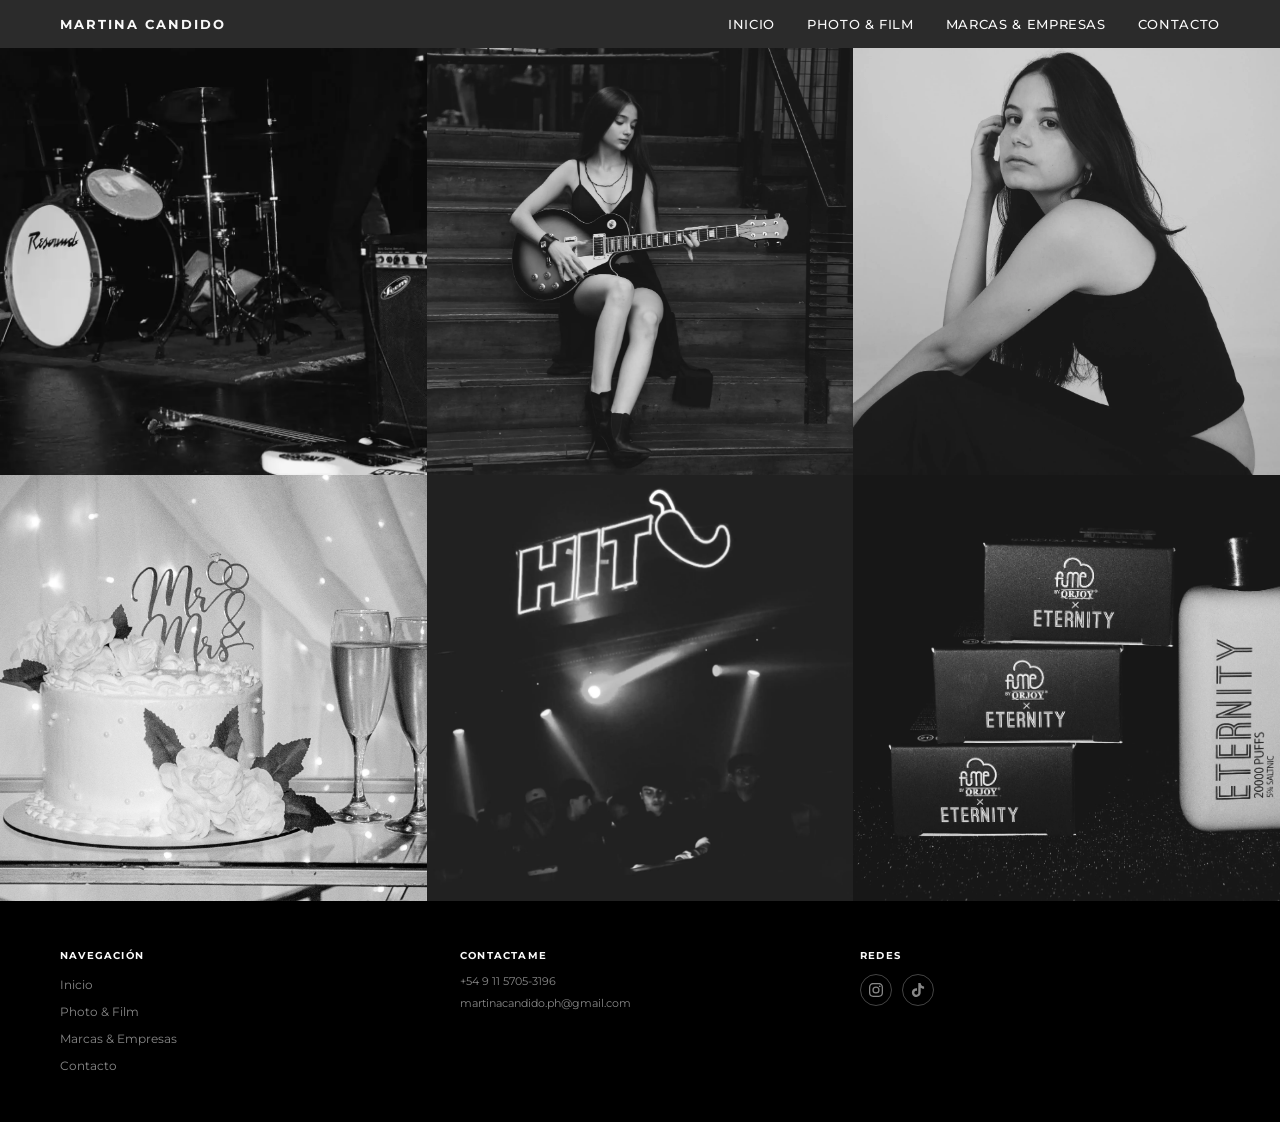
<file: pages/photo-film.html>
<!DOCTYPE html>
<html lang="es">
<head>
  <meta charset="UTF-8">
  <meta name="viewport" content="width=device-width, initial-scale=1.0">
  <title>Proyectos — Martina Candido</title>
  <link href="https://fonts.googleapis.com/css2?family=Montserrat:ital,wght@0,300;0,400;0,500;0,600;0,700;0,800;0,900;1,300;1,700&display=swap" rel="stylesheet"/>
  <style>
    * { margin: 0; padding: 0; box-sizing: border-box; }

    :root {
      --pad: 24px;
    }

    body {
      font-family: 'Montserrat', sans-serif;
      background: #eeecec;
      width: 100%;
      overflow-x: hidden;
    }

    /* ══════════════════════
       NAVBAR (Idéntico al Inicio)
    ══════════════════════ */
    .navbar {
      position: sticky;
      top: 0;
      z-index: 200;
      display: flex;
      justify-content: space-between;
      align-items: center;
      padding: 16px var(--pad);
      background: #2b2b2b;
      width: 100%;
    }

    .logo {
      font-size: 12px;
      font-weight: 700;
      letter-spacing: 2px;
      text-transform: uppercase;
      text-decoration: none;
      color: #f9f9f9;
      white-space: nowrap;
    }

    .nav-toggle {
      display: flex;
      flex-direction: column;
      justify-content: center;
      gap: 5px;
      width: 34px; height: 34px;
      background: none; border: none;
      cursor: pointer; padding: 6px; z-index: 2;
    }
    .nav-toggle span {
      display: block; width: 22px; height: 2px;
      background: #f9f9f9; border-radius: 2px;
      transition: transform 0.3s ease, opacity 0.2s ease;
    }
    .nav-toggle.open span:nth-child(1) { transform: translateY(7px) rotate(45deg); }
    .nav-toggle.open span:nth-child(2) { opacity: 0; }
    .nav-toggle.open span:nth-child(3) { transform: translateY(-7px) rotate(-45deg); }

    .nav-links {
      list-style: none;
      position: absolute;
      top: 100%; left: 0; right: 0;
      display: flex; flex-direction: column;
      background: #2b2b2b;
      max-height: 0; overflow: hidden;
      transition: max-height 0.32s ease;
    }
    .nav-links.open {
      max-height: 320px;
      border-bottom: 1px solid #444;
    }
    .nav-links li { width: 100%; }
    .nav-links a {
      display: block;
      padding: 14px var(--pad);
      text-decoration: none;
      color: #f9f9f9;
      font-weight: 500;
      font-size: 13px;
      letter-spacing: 0.05em;
      text-transform: uppercase;
      transition: color 0.3s;
    }
    .nav-links a:hover { color: #9c9c9c; }

    /* ══════════════════════
       GRILLA DE PROYECTOS
    ══════════════════════ */
    .proyectos-grid {
      display: grid;
      grid-template-columns: repeat(3, 1fr);
      width: 100%;
    }

    .proyecto-item {
      position: relative;
      overflow: hidden;
      aspect-ratio: 1 / 1;
      display: block;
      text-decoration: none;
    }

    .proyecto-item img {
      width: 100%;
      height: 100%;
      object-fit: cover;
      display: block;
      transition: transform 0.5s ease;
    }

    .proyecto-overlay {
      position: absolute;
      inset: 0;
      background: rgba(0, 0, 0, 0);
      display: flex;
      flex-direction: column;
      justify-content: flex-end;
      padding: 28px;
      transition: background 0.4s ease;
    }

    .proyecto-titulo {
      font-family: 'Montserrat', sans-serif;
      font-size: 20px;
      font-weight: 700;
      color: #ffffff;
      letter-spacing: 0.08em;
      text-transform: uppercase;
      opacity: 0;
      transform: translateY(10px);
      transition: opacity 0.4s ease, transform 0.4s ease;
      pointer-events: none;
    }

    .proyecto-subtitulo {
      font-size: 12px;
      font-weight: 400;
      color: #cccccc;
      letter-spacing: 0.12em;
      text-transform: uppercase;
      margin-top: 6px;
      opacity: 0;
      transform: translateY(10px);
      transition: opacity 0.4s ease 0.05s, transform 0.4s ease 0.05s;
      pointer-events: none;
    }

    .proyecto-item:hover .proyecto-overlay {
      background: rgba(0, 0, 0, 0.6);
    }

    .proyecto-item:hover img {
      transform: scale(1.04);
    }

    .proyecto-item:hover .proyecto-titulo,
    .proyecto-item:hover .proyecto-subtitulo {
      opacity: 1;
      transform: translateY(0);
    }

    /* ══════════════════════
       FOOTER (Idéntico al Inicio)
    ══════════════════════ */
    footer {
      width: 100%;
      background: #000;
      padding: 40px var(--pad);
      display: grid;
      grid-template-columns: 1fr 1fr 1fr;
      gap: 16px 10px;
    }

    .footer-titulo {
      font-size: 9px;
      font-weight: 700;
      color: #f9f9f9;
      letter-spacing: 0.12em;
      text-transform: uppercase;
      margin-bottom: 12px;
    }

    .footer-links { list-style: none; display: flex; flex-direction: column; gap: 8px; }
    .footer-links a {
      text-decoration: none;
      color: #888;
      font-size: 11px;
      font-weight: 400;
      transition: color 0.3s;
    }
    .footer-links a:hover { color: #f9f9f9; }

    .footer-contacto { display: flex; flex-direction: column; gap: 8px; }
    .footer-contacto p {
      color: #888; font-size: 11px; font-weight: 400;
      text-decoration: none; word-break: break-word;
      transition: color 0.3s;
    }
    .footer-contacto a:hover { color: #f9f9f9; }

    .footer-redes { display: flex; gap: 10px; margin-top: 4px; }
    .footer-redes a {
      width: 28px; height: 28px; border-radius: 50%;
      border: 1px solid #444;
      display: flex; align-items: center; justify-content: center;
      transition: border-color 0.3s;
    }
    .footer-redes a:hover { border-color: #f9f9f9; }
    .footer-redes svg { width: 14px; height: 14px; fill: #888; transition: fill 0.3s; }
    .footer-redes a:hover svg { fill: #f9f9f9; }

    /* ══════════════════════
       ANIMACIONES
    ══════════════════════ */
    .anim {
      opacity: 0;
      transform: translateY(20px);
      transition: opacity 0.6s ease, transform 0.6s ease;
    }
    .anim.visible { opacity: 1; transform: translateY(0); }
    .anim-d1 { transition-delay: 0.1s; }
    .anim-d2 { transition-delay: 0.2s; }
    .anim-d3 { transition-delay: 0.3s; }
    .anim-d4 { transition-delay: 0.4s; }
    .anim-d5 { transition-delay: 0.5s; }

    @media (prefers-reduced-motion: reduce) {
      .anim { transition: none !important; }
    }

    /* ══════════════════════
       RESPONSIVE
    ══════════════════════ */
    @media (min-width: 640px) {
      :root { --pad: 40px; }

      .nav-toggle { display: none; }
      .nav-links {
        position: static; flex-direction: row; align-items: center;
        background: none; max-height: none; overflow: visible;
        border: none;
      }
      .nav-links li { width: auto; margin-left: 32px; }
      .nav-links a { padding: 0; font-size: 12px; }
    }

    @media (min-width: 900px) {
      :root { --pad: 60px; }

      .nav-links a { font-size: 13px; }
      .logo { font-size: 13px; }

      footer { padding: 48px 60px; gap: 28px 40px; }
      .footer-titulo { font-size: 10px; }
      .footer-links a, .footer-contacto a { font-size: 12px; }
      .footer-redes a { width: 32px; height: 32px; }
    }

    @media (max-width: 768px), (hover: none) {
      .proyectos-grid { grid-template-columns: repeat(2, 1fr); }
      .proyecto-overlay { background: linear-gradient(to top, rgba(0,0,0,0.72), rgba(0,0,0,0) 60%); }
      .proyecto-titulo, .proyecto-subtitulo { opacity: 1; transform: none; }
    }

    @media (max-width: 480px) {
      .proyectos-grid { grid-template-columns: 1fr; }
    }
  </style>
</head>
<body>

  <!-- NAVBAR -->
  <header>
    <nav class="navbar">
      <a class="logo" href="../index.html">Martina Candido</a>
      <button class="nav-toggle" id="navToggle" aria-label="Abrir menú" aria-expanded="false">
        <span></span><span></span><span></span>
      </button>
      <ul class="nav-links" id="navLinks">
        <li><a href="../index.html">Inicio</a></li>
        <li><a href="photo-film.html">Photo & Film</a></li>
        <li><a href="marcas.html">Marcas & Empresas</a></li>
        <li><a href="contacto.html">Contacto</a></li>
      </ul>
    </nav>
  </header>

  <!-- GRILLA -->
  <main class="proyectos-grid">

    <a class="proyecto-item" href="quieren-rock.html">
      <img src="../assets/img/rockFondo.webp" alt="Quieren Rock!" />
      <div class="proyecto-overlay">
        <span class="proyecto-titulo">"Quieren Rock!"</span>
        <span class="proyecto-subtitulo">2024 · 2026</span>
      </div>
    </a>

    <a class="proyecto-item" href="xv.html">
      <img src="../assets/img/xvFondo.webp" alt="XV Años" />
      <div class="proyecto-overlay">
        <span class="proyecto-titulo">XV Años</span>
        <span class="proyecto-subtitulo">2022 · 2026</span>
      </div>
    </a>

    <a class="proyecto-item" href="studio.html">
      <img src="../assets/img/studioFondo.webp" alt="Studio" />
      <div class="proyecto-overlay">
        <span class="proyecto-titulo">Studio</span>
        <span class="proyecto-subtitulo">2024 · 2026</span>
      </div>
    </a>

    <a class="proyecto-item" href="wedding.html">
      <img src="../assets/img/wed.webp" alt="Wedding" />
      <div class="proyecto-overlay">
        <span class="proyecto-titulo">Wedding</span>
        <span class="proyecto-subtitulo">2025 · 2026</span>
      </div>
    </a>

    <a class="proyecto-item" href="boliches.html">
      <img src="../assets/img/hitFondo.webp" alt="Noches en Buenos Aires" />
      <div class="proyecto-overlay">
        <span class="proyecto-titulo">"Noches en Buenos Aires"</span>
        <span class="proyecto-subtitulo">2025 · 2026</span>
      </div>
    </a>

    <a class="proyecto-item" href="ecommerce.html">
      <img src="../assets/img/ecommerceFondo.webp" alt="eCommerce" />
      <div class="proyecto-overlay">
        <span class="proyecto-titulo">eCommerce</span>
        <span class="proyecto-subtitulo">2023 · 2026</span>
      </div>
    </a>

  </main>

  <!-- FOOTER -->
  <footer>
    <div>
      <p class="footer-titulo">Navegación</p>
      <ul class="footer-links">
        <li><a href="../index.html">Inicio</a></li>
        <li><a href="photo-film.html">Photo & Film</a></li>
        <li><a href="marcas.html">Marcas & Empresas</a></li>
        <li><a href="contacto.html">Contacto</a></li>
      </ul>
    </div>

    <div>
      <p class="footer-titulo">Contactame</p>
      <div class="footer-contacto">
        <p>+54 9 11 5705-3196</p>
        <p>martinacandido.ph@gmail.com</p>
      </div>
    </div>

    <div>
      <p class="footer-titulo">Redes</p>
      <div class="footer-redes">
        <a href="https://www.instagram.com/martinacandido.ph/" aria-label="Instagram" target="_blank" rel="noopener">
          <svg viewBox="0 0 24 24"><path d="M12 2.163c3.204 0 3.584.012 4.85.07 1.366.062 2.633.334 3.608 1.308.975.975 1.246 2.242 1.308 3.608.058 1.266.07 1.646.07 4.85s-.012 3.584-.07 4.85c-.062 1.366-.334 2.633-1.308 3.608-.975.975-2.242 1.246-3.608 1.308-1.266.058-1.646.07-4.85.07s-3.584-.012-4.85-.07c-1.366-.062-2.633-.334-3.608-1.308-.975-.975-1.246-2.242-1.308-3.608C2.175 15.584 2.163 15.204 2.163 12s.012-3.584.07-4.85c.062-1.366.334-2.633 1.308-3.608.975-.975 2.242-1.246 3.608-1.308C8.416 2.175 8.796 2.163 12 2.163zm0-2.163C8.741 0 8.332.014 7.052.072 5.197.157 3.355.673 2.014 2.014.673 3.355.157 5.197.072 7.052.014 8.332 0 8.741 0 12c0 3.259.014 3.668.072 4.948.085 1.855.601 3.697 1.942 5.038 1.341 1.341 3.183 1.857 5.038 1.942C8.332 23.986 8.741 24 12 24s3.668-.014 4.948-.072c1.855-.085 3.697-.601 5.038-1.942 1.341-1.341 1.857-3.183 1.942-5.038.058-1.28.072-1.689.072-4.948s-.014-3.668-.072-4.948c-.085-1.855-.601-3.697-1.942-5.038C20.645.673 18.803.157 16.948.072 15.668.014 15.259 0 12 0zm0 5.838a6.162 6.162 0 1 0 0 12.324 6.162 6.162 0 0 0 0-12.324zm0 10.162a4 4 0 1 1 0-8 4 4 0 0 1 0 8zm6.406-11.845a1.44 1.44 0 1 0 0 2.881 1.44 1.44 0 0 0 0-2.881z"/></svg>
        </a>
        <a href="https://www.tiktok.com/@martinacandido.ph" aria-label="TikTok" target="_blank" rel="noopener">
          <svg viewBox="0 0 24 24"><path d="M12.525.02c1.31-.02 2.61-.01 3.91-.02.08 1.53.63 3.09 1.75 4.17 1.12 1.11 2.7 1.62 4.24 1.79v4.03c-1.44-.05-2.89-.35-4.2-.97-.57-.26-1.1-.59-1.62-.93-.01 2.92.01 5.84-.02 8.75-.08 1.4-.54 2.79-1.35 3.94-1.31 1.92-3.58 3.17-5.91 3.21-1.43.08-2.86-.31-4.08-1.03-2.02-1.19-3.44-3.37-3.65-5.71-.02-.5-.03-1-.01-1.49.18-1.9 1.12-3.72 2.58-4.96 1.66-1.44 3.98-2.13 6.15-1.72.02 1.48-.04 2.96-.04 4.44-.99-.32-2.15-.23-3.02.37-.63.41-1.11 1.04-1.36 1.75-.21.51-.15 1.07-.14 1.61.24 1.64 1.82 3.02 3.5 2.87 1.12-.01 2.19-.66 2.77-1.61.19-.33.4-.67.41-1.06.1-1.79.06-3.57.07-5.36.01-4.03-.01-8.05.02-12.07z"/></svg>
        </a>
      </div>
    </div>
  </footer>

  <script>
    // Hamburguesa Mobile
    (function () {
      const toggle = document.getElementById('navToggle');
      const links = document.getElementById('navLinks');
      if (!toggle || !links) return;
      toggle.addEventListener('click', () => {
        const open = links.classList.toggle('open');
        toggle.classList.toggle('open', open);
        toggle.setAttribute('aria-expanded', open ? 'true' : 'false');
      });
      links.querySelectorAll('a').forEach(a => a.addEventListener('click', () => {
        links.classList.remove('open');
        toggle.classList.remove('open');
        toggle.setAttribute('aria-expanded', 'false');
      }));
    })();

    // Animaciones al hacer scroll
    (function () {
      const io = new IntersectionObserver((entries) => {
        entries.forEach(e => {
          if (!e.isIntersecting) return;
          e.target.classList.add('visible');
          io.unobserve(e.target);
        });
      }, { threshold: 0.08 });

      document.querySelectorAll('.proyecto-item').forEach((el, i) => {
        el.classList.add('anim');
        const delays = ['', 'anim-d1', 'anim-d2', 'anim-d3', 'anim-d4', 'anim-d5'];
        if (delays[i % 3]) el.classList.add(delays[i % 3]);
        io.observe(el);
      });

      document.querySelectorAll('footer > div').forEach((el, i) => {
        el.classList.add('anim');
        if (i === 1) el.classList.add('anim-d1');
        if (i === 2) el.classList.add('anim-d2');
        io.observe(el);
      });
    })();
  </script>

</body>
</html>
</file>
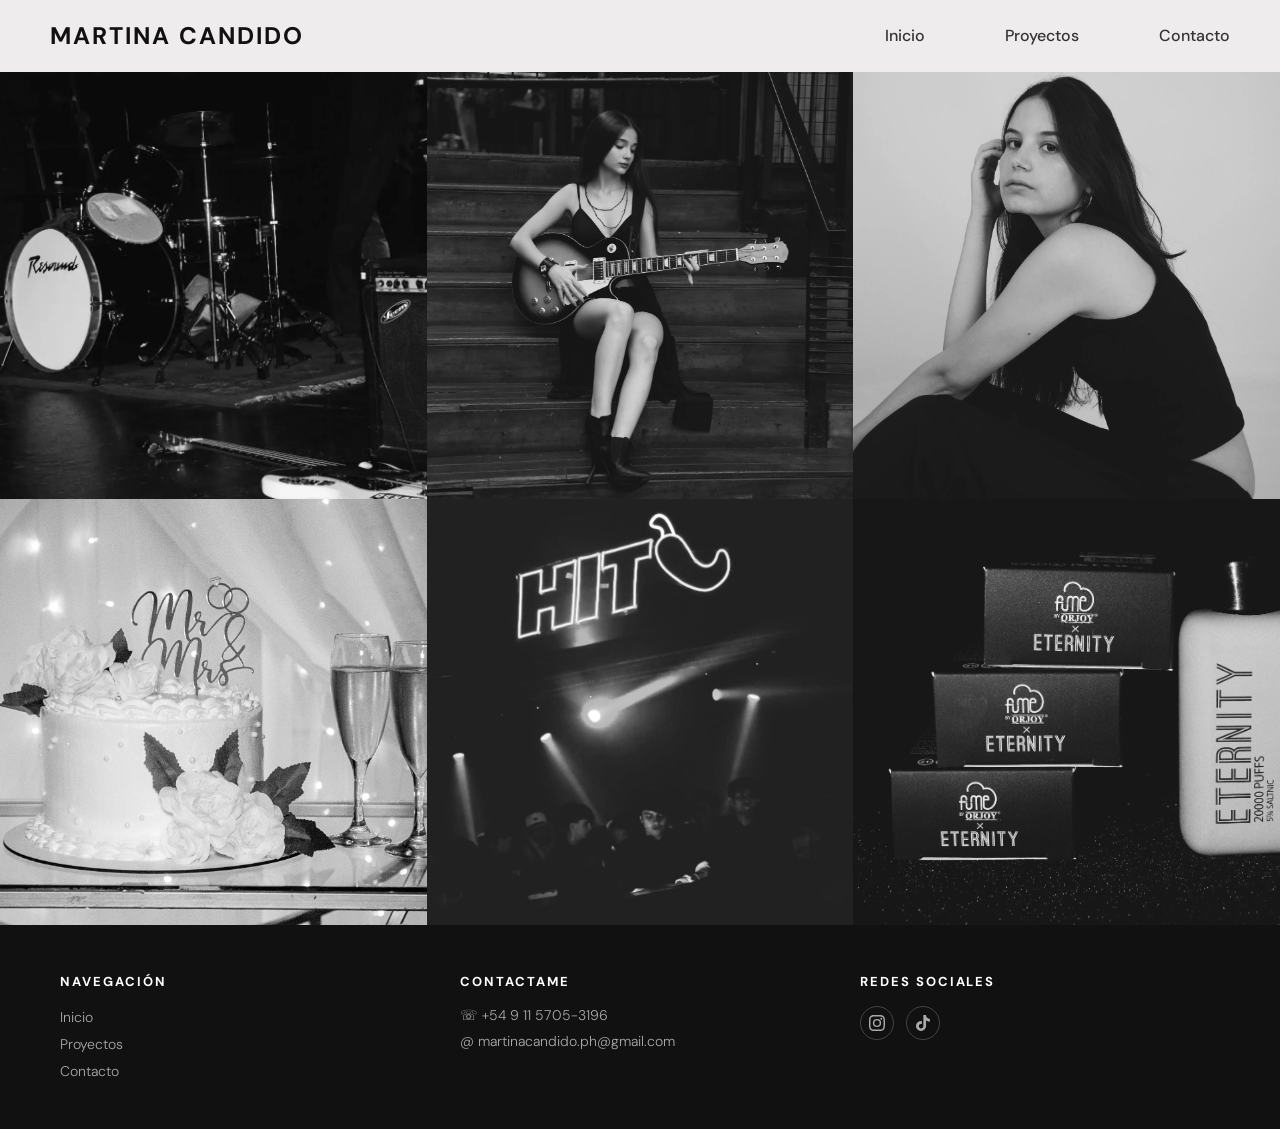
<file: pages/proyectos.html>
<!DOCTYPE html>
<html lang="en">
<head>
  <meta charset="UTF-8">
  <meta name="viewport" content="width=device-width, initial-scale=1.0">
  <title>Proyectos — Martina Candido</title>
  <link href="https://fonts.googleapis.com/css2?family=DM+Sans:wght@300;400;500;700&display=swap" rel="stylesheet"/>
  <style>
    * { margin: 0; padding: 0; box-sizing: border-box; }

    body {
      font-family: 'DM Sans', sans-serif;
      background: #eeecec;
      width: 100%;
    }

    /* ── NAVBAR ── */
    .navbar {
      display: flex;
      justify-content: space-between;
      align-items: center;
      padding: 20px 50px;
      background-color: #eeecec;
      border-bottom: 1px solid #eee;
      width: 100%;
    }

    .logo {
      font-size: 24px;
      font-weight: bold;
      letter-spacing: 2px;
      text-decoration: none;
      color: #111;
    }

    .nav-links {
      display: flex;
      list-style: none;
    }

    .nav-links li { margin-left: 80px; }

    .nav-links a {
      text-decoration: none;
      color: #333;
      font-weight: 500;
      font-size: 16px;
      transition: 0.3s;
    }

    .nav-links a:hover { color: #888; }

    /* ── GRILLA ── */
    .proyectos-grid {
      display: grid;
      grid-template-columns: repeat(3, 1fr);
      width: 100%;
    }

    /* Cada tarjeta es el <a> completo */
    .proyecto-item {
      position: relative;
      overflow: hidden;
      aspect-ratio: 1 / 1;
      display: block;
      text-decoration: none;
    }

    .proyecto-item img {
      width: 100%;
      height: 100%;
      object-fit: cover;
      display: block;
      transition: transform 0.5s ease;
    }

    /* Overlay: invisible por defecto */
    .proyecto-overlay {
      position: absolute;
      inset: 0;
      background: rgba(0, 0, 0, 0);
      display: flex;
      flex-direction: column;
      justify-content: flex-end;
      padding: 28px;
      transition: background 0.4s ease;
    }

    .proyecto-titulo {
      font-family: 'DM Sans', sans-serif;
      font-size: 20px;
      font-weight: 700;
      color: #ffffff;
      letter-spacing: 0.08em;
      text-transform: uppercase;
      opacity: 0;
      transform: translateY(10px);
      transition: opacity 0.4s ease, transform 0.4s ease;
      pointer-events: none;
    }

    .proyecto-subtitulo {
      font-size: 12px;
      font-weight: 300;
      color: #cccccc;
      letter-spacing: 0.12em;
      text-transform: uppercase;
      margin-top: 6px;
      opacity: 0;
      transform: translateY(10px);
      transition: opacity 0.4s ease 0.05s, transform 0.4s ease 0.05s;
      pointer-events: none;
    }

    /* Hover: overlay oscuro + textos visibles */
    .proyecto-item:hover .proyecto-overlay {
      background: rgba(0, 0, 0, 0.6);
    }

    .proyecto-item:hover img {
      transform: scale(1.04);
    }

    .proyecto-item:hover .proyecto-titulo,
    .proyecto-item:hover .proyecto-subtitulo {
      opacity: 1;
      transform: translateY(0);
    }

    /* ── FOOTER ── */
    footer {
      width: 100%;
      background: #111111;
      padding: 48px 60px;
      display: grid;
      grid-template-columns: 1fr 1fr 1fr;
      gap: 40px;
    }

    .footer-titulo {
      font-size: 13px;
      font-weight: 700;
      color: #ffffff;
      letter-spacing: 0.15em;
      text-transform: uppercase;
      margin-bottom: 16px;
    }

    .footer-links {
      list-style: none;
      display: flex;
      flex-direction: column;
      gap: 6px;
    }

    .footer-links a {
      text-decoration: none;
      color: #aaaaaa;
      font-size: 14px;
      font-weight: 300;
      transition: color 0.3s;
    }

    .footer-links a:hover { color: #ffffff; }

    .footer-contacto {
      display: flex;
      flex-direction: column;
      gap: 8px;
    }

    .footer-contacto p {
      color: #aaaaaa;
      font-size: 14px;
      font-weight: 300;
    }

    .footer-redes {
      display: flex;
      gap: 12px;
      margin-top: 4px;
    }

    .footer-redes a {
      width: 34px;
      height: 34px;
      border-radius: 50%;
      border: 1px solid #444;
      display: flex;
      align-items: center;
      justify-content: center;
      transition: border-color 0.3s;
    }

    .footer-redes a:hover { border-color: #fff; }

    .footer-redes svg {
      width: 16px;
      height: 16px;
      fill: #aaaaaa;
      transition: fill 0.3s;
    }

    .footer-redes a:hover svg { fill: #ffffff; }

    /* Responsive */
    @media (max-width: 768px) {
      .navbar { padding: 12px 16px; }
      .logo { font-size: 13px; letter-spacing: 1px; white-space: nowrap; }
      .nav-links li { margin-left: 12px; }
      .nav-links a { font-size: 11px; }

      
      .proyectos-grid { grid-template-columns: repeat(2, 1fr); }


      footer {
        padding: 24px 16px;
        grid-template-columns: 1fr 1fr 1fr;
        gap: 12px;
      }
      .footer-titulo { font-size: 9px; letter-spacing: 0.08em; margin-bottom: 10px; }
      .footer-links a { font-size: 10px; }
      .footer-contacto p { font-size: 9px; }
      .footer-redes a { width: 26px; height: 26px; }
      .footer-redes svg { width: 12px; height: 12px; }
      .footer-redes { gap: 8px; }
    }

    @media (max-width: 480px) {
      .proyectos-grid { grid-template-columns: 1fr; }
    }
  
    /* En mobile (sin hover) mostrar siempre el título de cada proyecto */
    @media (max-width: 768px), (hover: none) {
      .proyecto-overlay { background: linear-gradient(to top, rgba(0,0,0,0.72), rgba(0,0,0,0) 60%); }
      .proyecto-titulo, .proyecto-subtitulo { opacity: 1; transform: none; }
    }

  
    /* ── Menú hamburguesa (solo mobile) ── */
    .nav-toggle { display: none; flex-direction: column; justify-content: center; gap: 5px; width: 34px; height: 34px; background: none; border: none; cursor: pointer; padding: 6px; z-index: 101; }
    .nav-toggle span { display: block; width: 22px; height: 2px; background: #111; border-radius: 2px; transition: transform .3s ease, opacity .2s ease; }
    .nav-toggle.open span:nth-child(1) { transform: translateY(7px) rotate(45deg); }
    .nav-toggle.open span:nth-child(2) { opacity: 0; }
    .nav-toggle.open span:nth-child(3) { transform: translateY(-7px) rotate(-45deg); }
    @media (max-width: 768px) {
      .navbar { position: sticky; top: 0; z-index: 100; }
      .nav-toggle { display: flex; }
      .nav-links { position: absolute; top: 100%; left: 0; right: 0; flex-direction: column; align-items: flex-start; background: #eeecec; max-height: 0; overflow: hidden; margin: 0; transition: max-height .32s ease; }
      .nav-links.open { max-height: 260px; border-bottom: 1px solid #e2e0e0; box-shadow: 0 12px 20px rgba(0,0,0,.06); }
      .nav-links li { margin: 0 !important; width: 100%; }
      .nav-links a { display: block; padding: 14px 16px; font-size: 15px !important; }
    }
    /* ── ANIMACIONES ── */
.anim {
  opacity: 0;
  transform: translateY(20px);
  transition: opacity 0.6s ease, transform 0.6s ease;
}
.anim.visible { opacity: 1; transform: translateY(0); }
.anim-d1 { transition-delay: 0.1s; }
.anim-d2 { transition-delay: 0.2s; }
.anim-d3 { transition-delay: 0.3s; }
.anim-d4 { transition-delay: 0.4s; }
.anim-d5 { transition-delay: 0.5s; }

/* Línea animada bajo los links del nav */
.nav-links a { position: relative; }
.nav-links a::after {
  content: '';
  position: absolute;
  bottom: -2px; left: 0;
  width: 0; height: 1px;
  background: #111;
  transition: width 0.3s ease;
}
.nav-links a:hover::after { width: 100%; }

@media (prefers-reduced-motion: reduce) {
  .anim { transition: none !important; }
}


  </style>
</head>
<body>

  <!-- NAVBAR -->
  <header>
    <nav class="navbar">
      <a class="logo" href="../index.html">MARTINA CANDIDO</a>
      <button class="nav-toggle" aria-label="Abrir menú" aria-expanded="false" aria-controls="navLinks"><span></span><span></span><span></span></button>
      <ul class="nav-links" id="navLinks">
        <li><a href="../index.html">Inicio</a></li>
        <li><a href="proyectos.html">Proyectos</a></li>
        <li><a href="contacto.html">Contacto</a></li>
      </ul>
    </nav>
  </header>

  <!-- GRILLA -->
  <!-- IMPORTANTE: la imagen y el overlay van DENTRO del <a> -->
  <main class="proyectos-grid">

    <a class="proyecto-item" href="quieren-rock.html">
      <img src="../assets/img/rockFondo.webp" alt="Quieren Rock!" />
      <div class="proyecto-overlay">
        <span class="proyecto-titulo">"Quieren Rock!"</span>
        <span class="proyecto-subtitulo">2024 · 2026</span>
      </div>
    </a>

    <a class="proyecto-item" href="xv.html">
      <img src="../assets/img/xvFondo.webp" alt="XV Años" />
      <div class="proyecto-overlay">
        <span class="proyecto-titulo">XV Años</span>
        <span class="proyecto-subtitulo">2022 · 2026</span>
      </div>
    </a>

    <a class="proyecto-item" href="studio.html">
      <img src="../assets/img/studioFondo.webp" alt="Studio" />
      <div class="proyecto-overlay">
        <span class="proyecto-titulo">Studio</span>
        <span class="proyecto-subtitulo">2024 · 2026</span>
      </div>
    </a>

     <a class="proyecto-item" href="wedding.html">
      <img src="../assets/img/wed.webp" alt="Wedding" />
      <div class="proyecto-overlay">
        <span class="proyecto-titulo">Wedding</span>
        <span class="proyecto-subtitulo">2025 · 2026</span>
      </div>
    </a>

    <a class="proyecto-item" href="boliches.html">
      <img src="../assets/img/hitFondo.webp" alt="Noches en Buenos Aires" />
      <div class="proyecto-overlay">
        <span class="proyecto-titulo">"Noches en Buenos Aires"</span>
        <span class="proyecto-subtitulo">2025 · 2026</span>
      </div>
    </a>

  <a class="proyecto-item" href="ecommerce.html">
      <img src="../assets/img/ecommerceFondo.webp" alt="eCommerce" />
      <div class="proyecto-overlay">
        <span class="proyecto-titulo">eCommerce</span>
        <span class="proyecto-subtitulo">2023 · 2026</span>
      </div>
    </a>
   

   

    

    

    <!--para agregar mas:

      <a class="proyecto-item" href="pagina-proyecto.html">
        <img src="../assets/img/foto.webp" alt="Nombre" />
        <div class="proyecto-overlay">
          <span class="proyecto-titulo">Título</span>
          <span class="proyecto-subtitulo">Categoría · Año</span>
        </div>
      </a>
    -->

  </main>

  <!-- FOOTER -->
  <footer>
    <div>
      <p class="footer-titulo">Navegación</p>
      <ul class="footer-links">
        <li><a href="../index.html">Inicio</a></li>
        <li><a href="proyectos.html">Proyectos</a></li>
        <li><a href="contacto.html">Contacto</a></li>
      </ul>
    </div>

    <div>
      <p class="footer-titulo">Contactame</p>
      <div class="footer-contacto">
        <p>☏ +54 9 11 5705-3196</p>
        <p>@ martinacandido.ph@gmail.com</p>
      </div>
    </div>

    <div>
      <p class="footer-titulo">Redes Sociales</p>
      <div class="footer-redes">
        <a href="https://www.instagram.com/martinacandido.ph/" aria-label="Instagram" target="_blank">
          <svg viewBox="0 0 24 24" xmlns="http://www.w3.org/2000/svg">
            <path d="M12 2.163c3.204 0 3.584.012 4.85.07 1.366.062 2.633.334 3.608 1.308.975.975 1.246 2.242 1.308 3.608.058 1.266.07 1.646.07 4.85s-.012 3.584-.07 4.85c-.062 1.366-.334 2.633-1.308 3.608-.975.975-2.242 1.246-3.608 1.308-1.266.058-1.646.07-4.85.07s-3.584-.012-4.85-.07c-1.366-.062-2.633-.334-3.608-1.308-.975-.975-1.246-2.242-1.308-3.608C2.175 15.584 2.163 15.204 2.163 12s.012-3.584.07-4.85c.062-1.366.334-2.633 1.308-3.608.975-.975 2.242-1.246 3.608-1.308C8.416 2.175 8.796 2.163 12 2.163zm0-2.163C8.741 0 8.332.014 7.052.072 5.197.157 3.355.673 2.014 2.014.673 3.355.157 5.197.072 7.052.014 8.332 0 8.741 0 12c0 3.259.014 3.668.072 4.948.085 1.855.601 3.697 1.942 5.038 1.341 1.341 3.183 1.857 5.038 1.942C8.332 23.986 8.741 24 12 24s3.668-.014 4.948-.072c1.855-.085 3.697-.601 5.038-1.942 1.341-1.341 1.857-3.183 1.942-5.038.058-1.28.072-1.689.072-4.948s-.014-3.668-.072-4.948c-.085-1.855-.601-3.697-1.942-5.038C20.645.673 18.803.157 16.948.072 15.668.014 15.259 0 12 0zm0 5.838a6.162 6.162 0 1 0 0 12.324 6.162 6.162 0 0 0 0-12.324zm0 10.162a4 4 0 1 1 0-8 4 4 0 0 1 0 8zm6.406-11.845a1.44 1.44 0 1 0 0 2.881 1.44 1.44 0 0 0 0-2.881z"/>
          </svg>
        </a>
        <a href="https://www.tiktok.com/@martinacandido.ph" aria-label="TikTok" target="_blank">
          <svg viewBox="0 0 24 24" xmlns="http://www.w3.org/2000/svg">
            <path d="M12.525.02c1.31-.02 2.61-.01 3.91-.02.08 1.53.63 3.09 1.75 4.17 1.12 1.11 2.7 1.62 4.24 1.79v4.03c-1.44-.05-2.89-.35-4.2-.97-.57-.26-1.1-.59-1.62-.93-.01 2.92.01 5.84-.02 8.75-.08 1.4-.54 2.79-1.35 3.94-1.31 1.92-3.58 3.17-5.91 3.21-1.43.08-2.86-.31-4.08-1.03-2.02-1.19-3.44-3.37-3.65-5.71-.02-.5-.03-1-.01-1.49.18-1.9 1.12-3.72 2.58-4.96 1.66-1.44 3.98-2.13 6.15-1.72.02 1.48-.04 2.96-.04 4.44-.99-.32-2.15-.23-3.02.37-.63.41-1.11 1.04-1.36 1.75-.21.51-.15 1.07-.14 1.61.24 1.64 1.82 3.02 3.5 2.87 1.12-.01 2.19-.66 2.77-1.61.19-.33.4-.67.41-1.06.1-1.79.06-3.57.07-5.36.01-4.03-.01-8.05.02-12.07z"/>
          </svg>
        </a>
      </div>
    </div>
  </footer>


  <script>
    (function () {
      var t = document.querySelector('.nav-toggle'), l = document.getElementById('navLinks');
      if (!t || !l) return;
      t.addEventListener('click', function () {
        var o = l.classList.toggle('open');
        t.classList.toggle('open', o);
        t.setAttribute('aria-expanded', o ? 'true' : 'false');
      });
      l.querySelectorAll('a').forEach(function (a) {
        a.addEventListener('click', function () { l.classList.remove('open'); t.classList.remove('open'); });
      });
    })();
  </script>
  <script>
  // Animaciones al hacer scroll
  (function () {
    const io = new IntersectionObserver((entries) => {
      entries.forEach(e => {
        if (!e.isIntersecting) return;
        e.target.classList.add('visible');
        io.unobserve(e.target);
      });
    }, { threshold: 0.08 });

    // Proyectos: entran escalonados
    document.querySelectorAll('.proyecto-item').forEach((el, i) => {
      el.classList.add('anim');
      const delays = ['','anim-d1','anim-d2','anim-d3','anim-d4','anim-d5'];
      if (delays[i % 3]) el.classList.add(delays[i % 3]);
      io.observe(el);
    });

    // Footer
    document.querySelectorAll('footer > div').forEach((el, i) => {
      el.classList.add('anim');
      if (i === 1) el.classList.add('anim-d1');
      if (i === 2) el.classList.add('anim-d2');
      io.observe(el);
    });
  })();
</script>

</body>
</html>
</file>
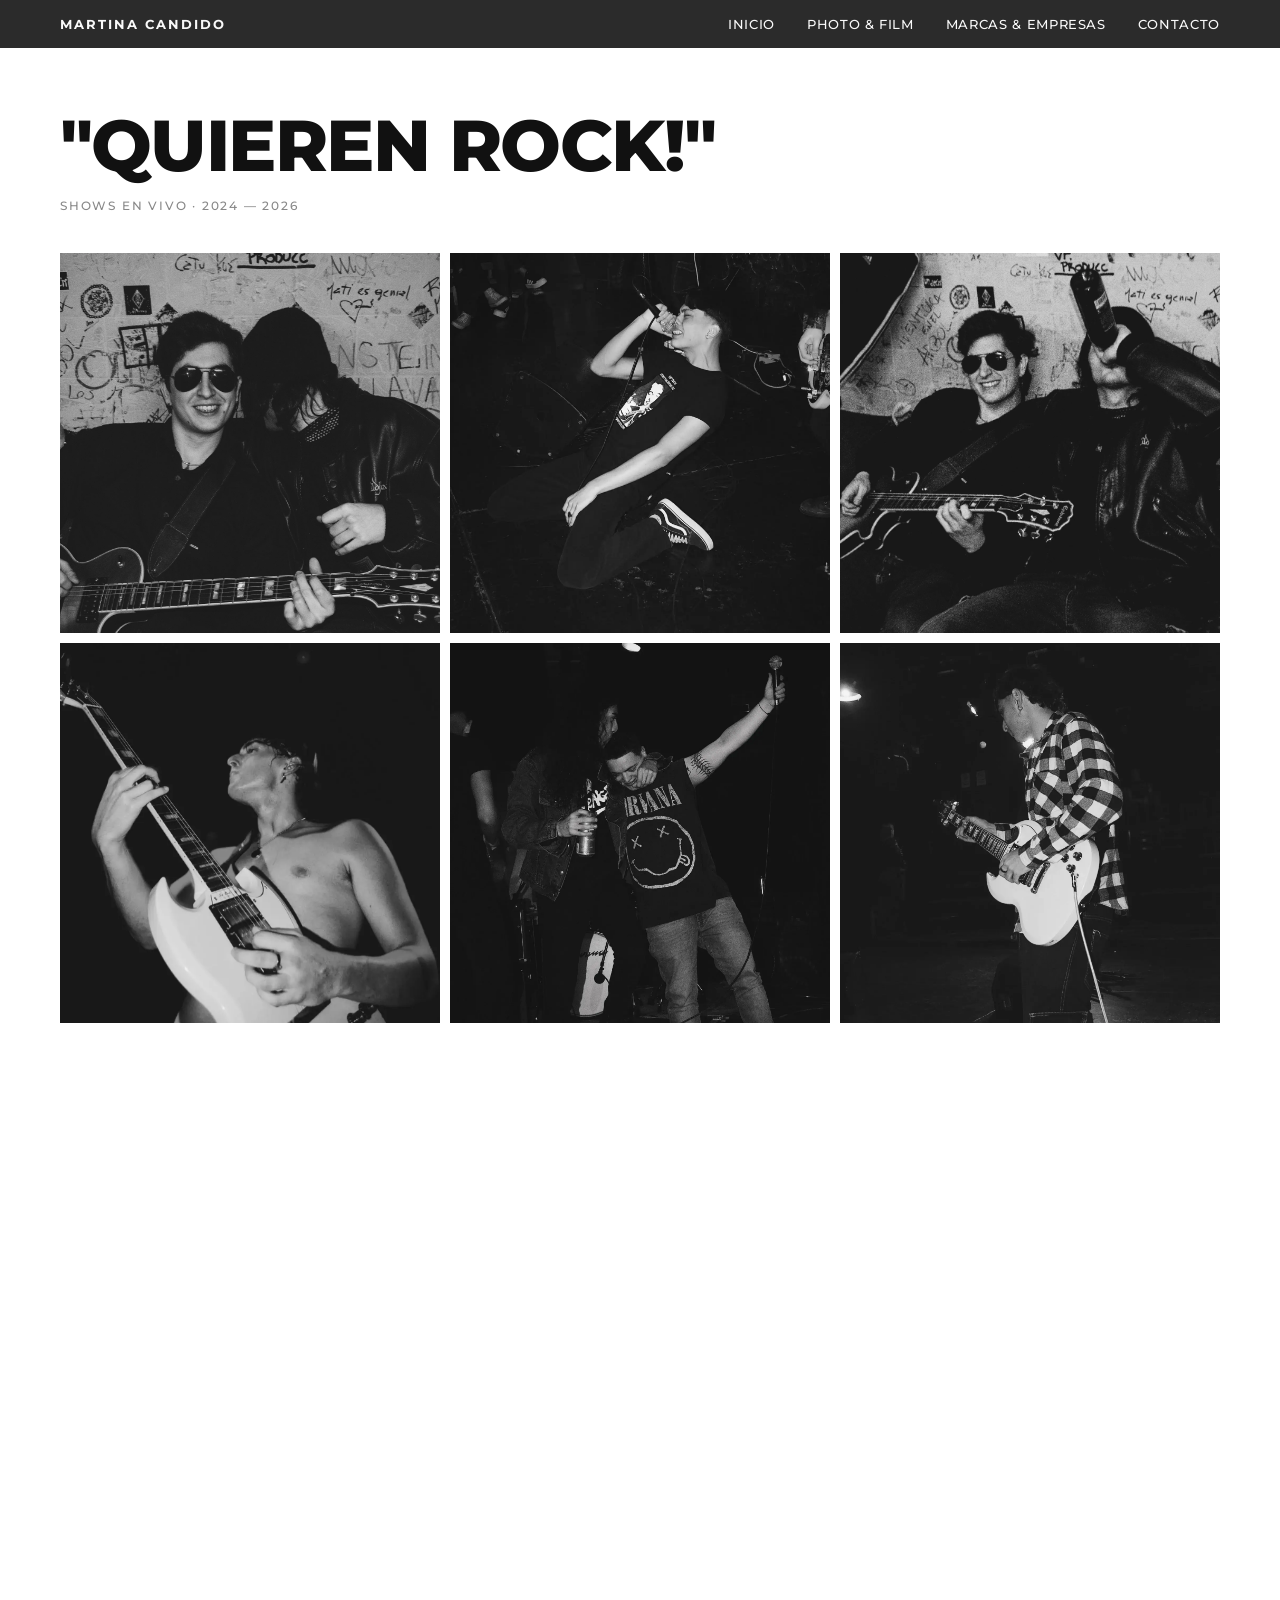
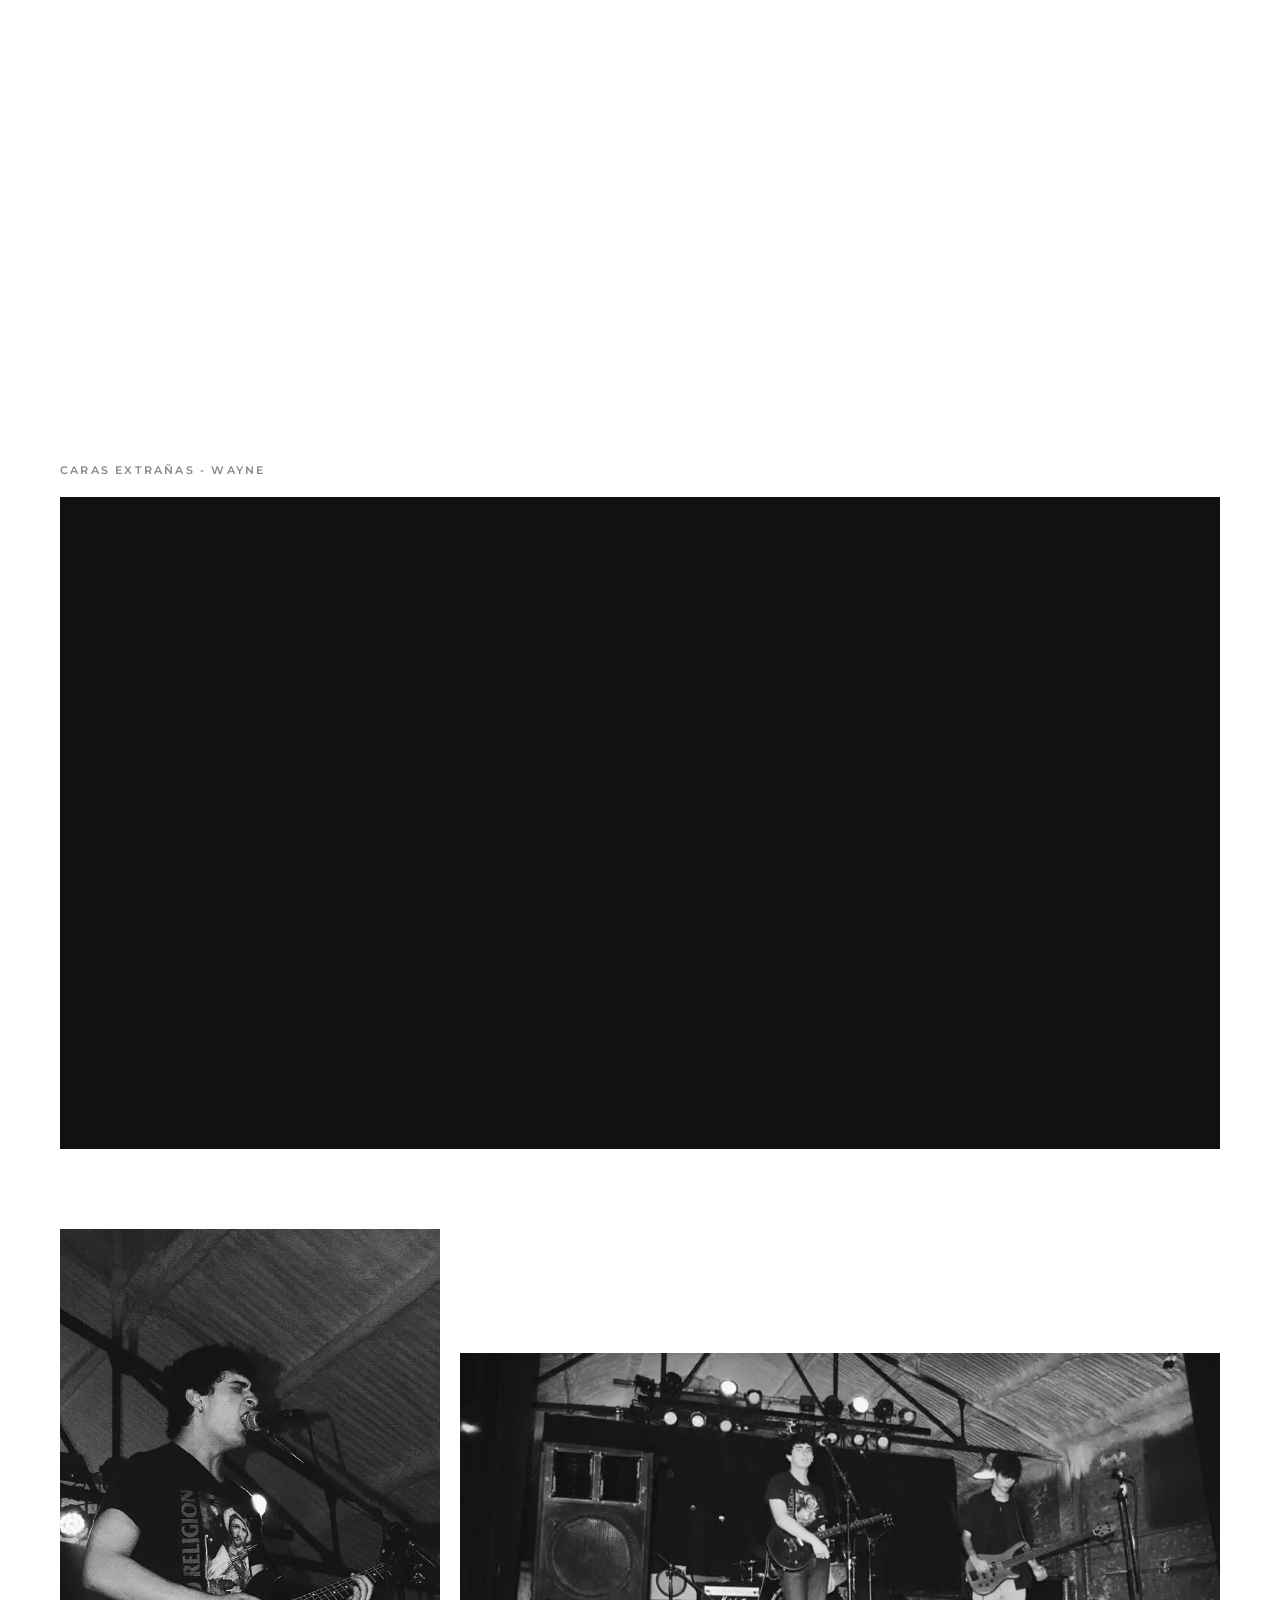
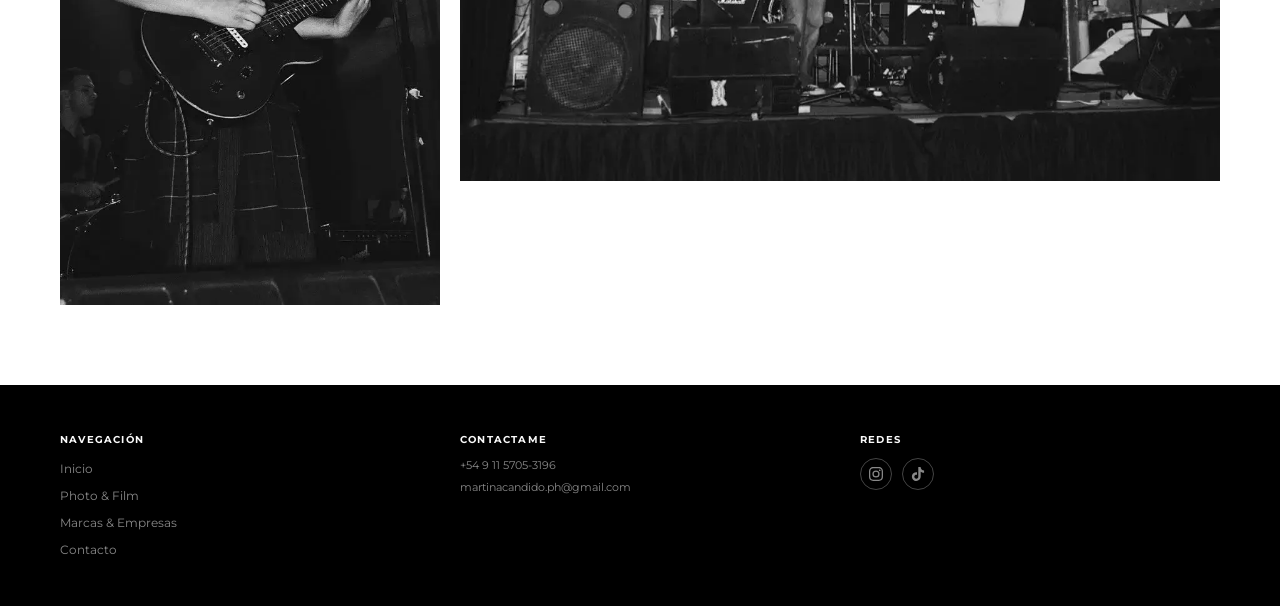
<file: pages/quieren-rock.html>
<!DOCTYPE html>
<html lang="es">
<head>
  <meta charset="UTF-8">
  <meta name="viewport" content="width=device-width, initial-scale=1.0">
  <title>"Quieren Rock!" — Martina Candido</title>
  <link href="https://fonts.googleapis.com/css2?family=Montserrat:ital,wght@0,300;0,400;0,500;0,600;0,700;0,800;0,900;1,300;1,700&display=swap" rel="stylesheet"/>
  <style>
    * { margin: 0; padding: 0; box-sizing: border-box; }

    :root { 
      --pad: 24px; 
    }

    html, body {
      font-family: 'Montserrat', sans-serif;
      background: #fff;
      color: #000;
      width: 100%;
      overflow-x: hidden;
    }

    /* ── IMAGEN FIJA DE FONDO ── */
    .fondo-fijo {
      position: fixed;
      top: 0;
      left: 0;
      width: 100%;
      height: 100vh;
      z-index: 0;
    }

    .fondo-fijo img {
      width: 100%;
      height: 100%;
      object-fit: cover;
      display: block;
    }

    /* ── CONTENIDO DESLIZANTE ── */
    .contenido {
      position: relative;
      z-index: 10;
    }

    /* ══════════════════════
       NAVBAR (Idéntico al Inicio)
    ══════════════════════ */
    .navbar {
      position: sticky;
      top: 0;
      z-index: 200;
      display: flex;
      justify-content: space-between;
      align-items: center;
      padding: 16px var(--pad);
      background: #2b2b2b;
      width: 100%;
    }

    .logo {
      font-size: 12px;
      font-weight: 700;
      letter-spacing: 2px;
      text-transform: uppercase;
      text-decoration: none;
      color: #f9f9f9;
      white-space: nowrap;
    }

    .nav-toggle {
      display: flex;
      flex-direction: column;
      justify-content: center;
      gap: 5px;
      width: 34px; height: 34px;
      background: none; border: none;
      cursor: pointer; padding: 6px; z-index: 2;
    }
    .nav-toggle span {
      display: block; width: 22px; height: 2px;
      background: #f9f9f9; border-radius: 2px;
      transition: transform 0.3s ease, opacity 0.2s ease;
    }
    .nav-toggle.open span:nth-child(1) { transform: translateY(7px) rotate(45deg); }
    .nav-toggle.open span:nth-child(2) { opacity: 0; }
    .nav-toggle.open span:nth-child(3) { transform: translateY(-7px) rotate(-45deg); }

    .nav-links {
      list-style: none;
      position: absolute;
      top: 100%; left: 0; right: 0;
      display: flex; flex-direction: column;
      background: #2b2b2b;
      max-height: 0; overflow: hidden;
      transition: max-height 0.32s ease;
    }
    .nav-links.open {
      max-height: 320px;
      border-bottom: 1px solid #444;
    }
    .nav-links li { width: 100%; }
    .nav-links a {
      display: block;
      padding: 14px var(--pad);
      text-decoration: none;
      color: #f9f9f9;
      font-weight: 500;
      font-size: 13px;
      letter-spacing: 0.05em;
      text-transform: uppercase;
      transition: color 0.3s;
    }
    .nav-links a:hover { color: #9c9c9c; }

    /* ── HERO TÍTULO ── */
    .proyecto-hero {
      width: 100%;
      padding: 60px var(--pad) 40px;
      background: #fff;
    }

    .proyecto-hero h1 {
      font-size: clamp(36px, 8vw, 72px);
      font-weight: 800;
      color: #111;
      letter-spacing: -1.5px;
      line-height: 1.05;
      text-transform: uppercase;
    }

    .proyecto-hero p {
      font-size: 12px;
      font-weight: 500;
      color: #888;
      letter-spacing: 0.15em;
      text-transform: uppercase;
      margin-top: 14px;
    }

    /* ── GRILLA FOTOS ── */
    .fotos-grid {
      display: grid;
      grid-template-columns: repeat(3, 1fr);
      gap: 10px;
      padding: 0 var(--pad) 60px;
      background: #fff;
    }

    .foto-item {
      aspect-ratio: 1 / 1;
      overflow: hidden;
    }

    .foto-item img {
      width: 100%;
      height: 100%;
      object-fit: cover;
      display: block;
      transition: transform 0.6s ease;
    }

    .foto-item:hover img { transform: scale(1.04); }

    /* ── VENTANA TRANSPARENTE ── */
    .ventana {
      height: 100vh;
      background: transparent;
      position: relative;
      z-index: 5;
    }

    /* ── SECCIÓN VIDEO ── */
    .video-section {
      width: 100%;
      background: #fff;
      padding: 80px var(--pad);
      display: flex;
      flex-direction: column;
      align-items: center;
      gap: 20px;
    }

    .video-section-titulo {
      font-size: 11px;
      font-weight: 600;
      color: #888;
      letter-spacing: 0.2em;
      text-transform: uppercase;
      align-self: flex-start;
    }

    .video-wrapper {
      position: relative;
      width: 100%;
      padding-bottom: 56.25%; /* 16:9 */
      height: 0;
      overflow: hidden;
      background: #111;
    }

    .video-wrapper iframe {
      position: absolute;
      top: 0;
      left: 0;
      width: 100%;
      height: 100%;
      border: 0;
      z-index: 2;
    }

    /* ── SECTOR: GRID ASIMÉTRICO ── */
    .seccion-asimetrica {
      width: 100%;
      background: #fff;
      padding: 0 var(--pad) 80px;
    }

    .grid-asimetrico {
      display: grid;
      grid-template-columns: 1fr 2fr;
      gap: 20px;
      align-items: center;
    }

    .mod-izq {
      aspect-ratio: 9 / 16;
      overflow: hidden;
    }

    .mod-der {
      aspect-ratio: 16 / 9;
      overflow: hidden;
    }

    .grid-asimetrico img {
      width: 100%;
      height: 100%;
      object-fit: cover;
      display: block;
      transition: transform 0.6s ease;
    }

    .grid-asimetrico img:hover {
      transform: scale(1.04);
    }

    /* ══════════════════════
       FOOTER (Idéntico al Inicio)
    ══════════════════════ */
    footer {
      width: 100%;
      background: #000;
      padding: 40px var(--pad);
      display: grid;
      grid-template-columns: 1fr 1fr 1fr;
      gap: 16px 10px;
    }

    .footer-titulo {
      font-size: 9px;
      font-weight: 700;
      color: #f9f9f9;
      letter-spacing: 0.12em;
      text-transform: uppercase;
      margin-bottom: 12px;
    }

    .footer-links { list-style: none; display: flex; flex-direction: column; gap: 8px; }
    .footer-links a {
      text-decoration: none;
      color: #888;
      font-size: 11px;
      font-weight: 400;
      transition: color 0.3s;
    }
    .footer-links a:hover { color: #f9f9f9; }

    .footer-contacto { display: flex; flex-direction: column; gap: 8px; }
    .footer-contacto p {
      color: #888; font-size: 11px; font-weight: 400;
      text-decoration: none; word-break: break-word;
      transition: color 0.3s;
    }
    .footer-contacto a:hover { color: #f9f9f9; }

    .footer-redes { display: flex; gap: 10px; margin-top: 4px; }
    .footer-redes a {
      width: 28px; height: 28px; border-radius: 50%;
      border: 1px solid #444;
      display: flex; align-items: center; justify-content: center;
      transition: border-color 0.3s;
    }
    .footer-redes a:hover { border-color: #f9f9f9; }
    .footer-redes svg { width: 14px; height: 14px; fill: #888; transition: fill 0.3s; }
    .footer-redes a:hover svg { fill: #f9f9f9; }

    /* ── ANIMACIONES ── */
    .fade-in { 
      opacity: 0; 
      transform: translateY(24px); 
      transition: opacity 0.7s ease, transform 0.7s ease; 
    }
    .fade-in.visible { 
      opacity: 1; 
      transform: translateY(0); 
    }

    /* ══════════════════════
       RESPONSIVE
    ══════════════════════ */
    @media (min-width: 640px) {
      :root { --pad: 40px; }

      .nav-toggle { display: none; }
      .nav-links {
        position: static; flex-direction: row; align-items: center;
        background: none; max-height: none; overflow: visible;
        border: none;
      }
      .nav-links li { width: auto; margin-left: 32px; }
      .nav-links a { padding: 0; font-size: 12px; }
    }

    @media (min-width: 900px) {
      :root { --pad: 60px; }

      .nav-links a { font-size: 13px; }
      .logo { font-size: 13px; }

      footer { padding: 48px 60px; gap: 28px 40px; }
      .footer-titulo { font-size: 10px; }
      .footer-links a, .footer-contacto a { font-size: 12px; }
      .footer-redes a { width: 32px; height: 32px; }
    }

    @media (max-width: 639px) {
      .fotos-grid { grid-template-columns: repeat(2, 1fr); gap: 6px; }
      .grid-asimetrico { gap: 10px; }
    }
  </style>
</head>
<body>

  <!-- IMAGEN FIJA -->
  <div class="fondo-fijo">
    <img src="../assets/img/rock (9).webp" alt="Fondo Rock" />
  </div>

  <!-- CONTENIDO DESLIZANTE -->
  <div class="contenido">

    <!-- NAVBAR -->
    <header>
      <nav class="navbar">
        <a class="logo" href="../index.html">Martina Candido</a>
        <button class="nav-toggle" id="navToggle" aria-label="Abrir menú" aria-expanded="false">
          <span></span><span></span><span></span>
        </button>
        <ul class="nav-links" id="navLinks">
          <li><a href="../index.html">Inicio</a></li>
          <li><a href="photo-film.html">Photo & Film</a></li>
          <li><a href="marcas.html">Marcas & Empresas</a></li>
          <li><a href="contacto.html">Contacto</a></li>
        </ul>
      </nav>
    </header>

    <!-- HERO TÍTULO -->
    <section class="proyecto-hero">
      <h1>"Quieren Rock!"</h1>
      <p>Shows en vivo · 2024 — 2026</p>
    </section>

    <!-- GRILLA 6 FOTOS -->
    <section class="fotos-grid">
      <div class="foto-item fade-in"><img src="../assets/img/rock (1).webp" alt="Rock 1" /></div>
      <div class="foto-item fade-in"><img src="../assets/img/rock (10).webp" alt="Rock 2" /></div>
      <div class="foto-item fade-in"><img src="../assets/img/rock (2).webp" alt="Rock 3" /></div>
      <div class="foto-item fade-in"><img src="../assets/img/rock (16).webp" alt="Rock 4" /></div>
      <div class="foto-item fade-in"><img src="../assets/img/rock (5).webp" alt="Rock 5" /></div>
      <div class="foto-item fade-in"><img src="../assets/img/rock (15).webp" alt="Rock 6" /></div>
    </section>

    <!-- VENTANA TRANSPARENTE -->
    <div class="ventana"></div>

    <!-- SECCIÓN VIDEO -->
    <section class="video-section">
      <span class="video-section-titulo fade-in">Caras Extrañas - Wayne</span>
      <div class="video-wrapper fade-in">
        <iframe 
          src="https://www.youtube-nocookie.com/embed/S9mU5bEGRA0" 
          title="YouTube video player" 
          frameborder="0" 
          allow="accelerometer; autoplay; clipboard-write; encrypted-media; gyroscope; picture-in-picture; web-share" 
          referrerpolicy="strict-origin-when-cross-origin" 
          allowfullscreen>
        </iframe>
      </div>
    </section>

    <!-- SECTOR: GRID ASIMÉTRICO CONCIERTO -->
    <section class="seccion-asimetrica fade-in">
      <div class="grid-asimetrico">
        <!-- Módulo izquierdo: vertical 9:16 -->
        <div class="mod-izq">
          <img src="../assets/img/rock.webp" alt="Músico detalle" />
        </div>

        <!-- Módulo derecho: horizontal 16:9 -->
        <div class="mod-der">
          <img src="../assets/img/rock (7).webp" alt="Escenario completo" />
        </div>
      </div>
    </section>

    <!-- FOOTER -->
    <footer>
      <div>
        <p class="footer-titulo">Navegación</p>
        <ul class="footer-links">
          <li><a href="../index.html">Inicio</a></li>
          <li><a href="photo-film.html">Photo & Film</a></li>
          <li><a href="marcas.html">Marcas & Empresas</a></li>
          <li><a href="contacto.html">Contacto</a></li>
        </ul>
      </div>
      <div>
        <p class="footer-titulo">Contactame</p>
        <div class="footer-contacto">
          <p>+54 9 11 5705-3196</p>
          <p>martinacandido.ph@gmail.com</p>
        </div>
      </div>
      <div>
        <p class="footer-titulo">Redes</p>
        <div class="footer-redes">
          <a href="https://www.instagram.com/martinacandido.ph/" aria-label="Instagram" target="_blank" rel="noopener">
            <svg viewBox="0 0 24 24"><path d="M12 2.163c3.204 0 3.584.012 4.85.07 1.366.062 2.633.334 3.608 1.308.975.975 1.246 2.242 1.308 3.608.058 1.266.07 1.646.07 4.85s-.012 3.584-.07 4.85c-.062 1.366-.334 2.633-1.308 3.608-.975.975-2.242 1.246-3.608 1.308-1.266.058-1.646.07-4.85.07s-3.584-.012-4.85-.07c-1.366-.062-2.633-.334-3.608-1.308-.975-.975-1.246-2.242-1.308-3.608C2.175 15.584 2.163 15.204 2.163 12s.012-3.584.07-4.85c.062-1.366.334-2.633 1.308-3.608.975-.975 2.242-1.246 3.608-1.308C8.416 2.175 8.796 2.163 12 2.163zm0-2.163C8.741 0 8.332.014 7.052.072 5.197.157 3.355.673 2.014 2.014.673 3.355.157 5.197.072 7.052.014 8.332 0 8.741 0 12c0 3.259.014 3.668.072 4.948.085 1.855.601 3.697 1.942 5.038 1.341 1.341 3.183 1.857 5.038 1.942C8.332 23.986 8.741 24 12 24s3.668-.014 4.948-.072c1.855-.085 3.697-.601 5.038-1.942 1.341-1.341 1.857-3.183 1.942-5.038.058-1.28.072-1.689.072-4.948s-.014-3.668-.072-4.948c-.085-1.855-.601-3.697-1.942-5.038C20.645.673 18.803.157 16.948.072 15.668.014 15.259 0 12 0zm0 5.838a6.162 6.162 0 1 0 0 12.324 6.162 6.162 0 0 0 0-12.324zm0 10.162a4 4 0 1 1 0-8 4 4 0 0 1 0 8zm6.406-11.845a1.44 1.44 0 1 0 0 2.881 1.44 1.44 0 0 0 0-2.881z"/></svg>
          </a>
          <a href="https://www.tiktok.com/@martinacandido.ph" aria-label="TikTok" target="_blank" rel="noopener">
            <svg viewBox="0 0 24 24"><path d="M12.525.02c1.31-.02 2.61-.01 3.91-.02.08 1.53.63 3.09 1.75 4.17 1.12 1.11 2.7 1.62 4.24 1.79v4.03c-1.44-.05-2.89-.35-4.2-.97-.57-.26-1.1-.59-1.62-.93-.01 2.92.01 5.84-.02 8.75-.08 1.4-.54 2.79-1.35 3.94-1.31 1.92-3.58 3.17-5.91 3.21-1.43.08-2.86-.31-4.08-1.03-2.02-1.19-3.44-3.37-3.65-5.71-.02-.5-.03-1-.01-1.49.18-1.9 1.12-3.72 2.58-4.96 1.66-1.44 3.98-2.13 6.15-1.72.02 1.48-.04 2.96-.04 4.44-.99-.32-2.15-.23-3.02.37-.63.41-1.11 1.04-1.36 1.75-.21.51-.15 1.07-.14 1.61.24 1.64 1.82 3.02 3.5 2.87 1.12-.01 2.19-.66 2.77-1.61.19-.33.4-.67.41-1.06.1-1.79.06-3.57.07-5.36.01-4.03-.01-8.05.02-12.07z"/></svg>
          </a>
        </div>
      </div>
    </footer>

  </div>

  <script>
    // Fade in en scroll
    const observer = new IntersectionObserver((entries) => {
      entries.forEach(e => { if (e.isIntersecting) e.target.classList.add('visible'); });
    }, { threshold: 0.1 });
    
    document.querySelectorAll('.fade-in').forEach(el => observer.observe(el));

    // Menú hamburguesa (Mobile)
    (function () {
      const toggle = document.getElementById('navToggle');
      const links = document.getElementById('navLinks');
      if (!toggle || !links) return;
      toggle.addEventListener('click', function () {
        const open = links.classList.toggle('open');
        toggle.classList.toggle('open', open);
        toggle.setAttribute('aria-expanded', open ? 'true' : 'false');
      });
      links.querySelectorAll('a').forEach(function (a) {
        a.addEventListener('click', function () { 
          links.classList.remove('open'); 
          toggle.classList.remove('open'); 
          toggle.setAttribute('aria-expanded', 'false');
        });
      });
    })();
  </script>
</body>
</html>
</file>
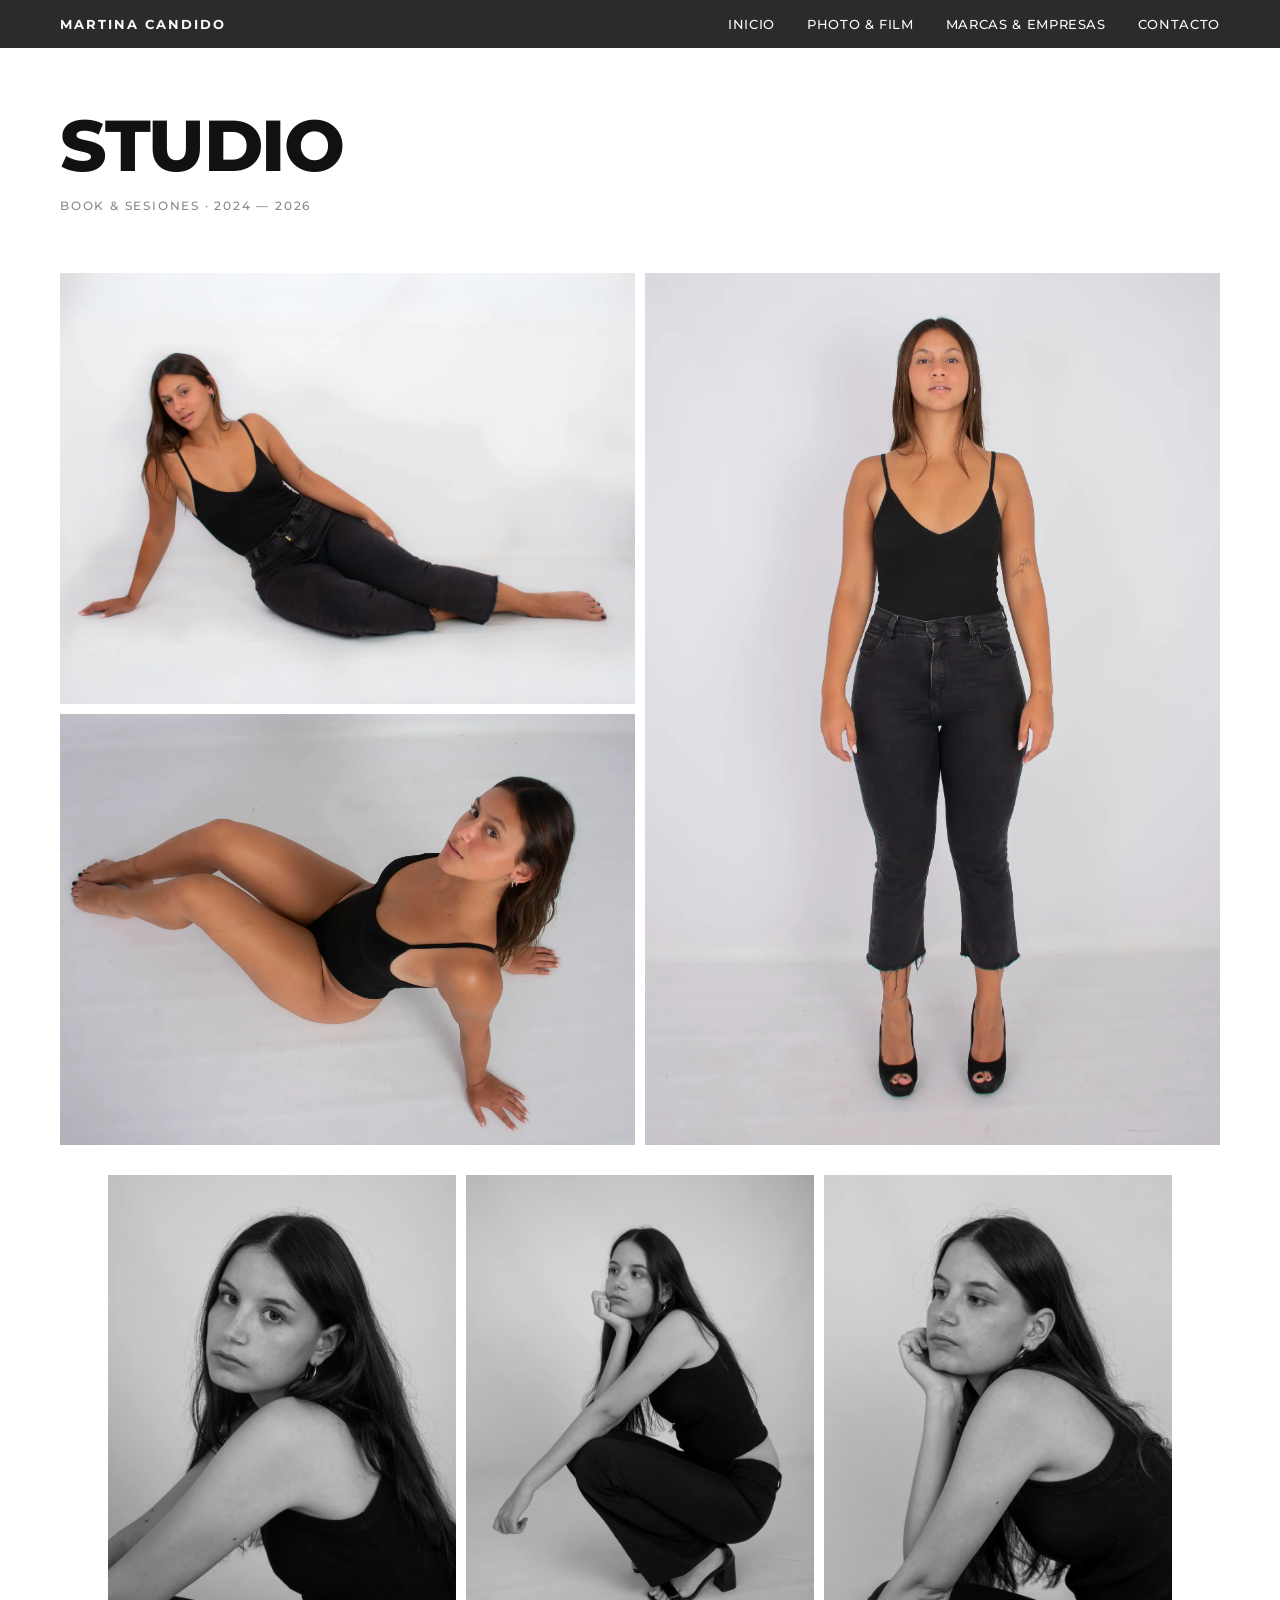
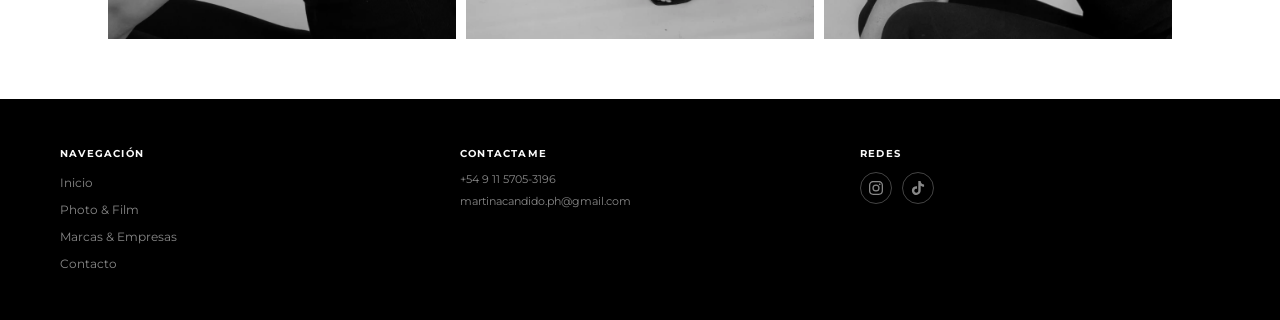
<file: pages/studio.html>
<!DOCTYPE html>
<html lang="es">
<head>
  <meta charset="UTF-8">
  <meta name="viewport" content="width=device-width, initial-scale=1.0">
  <title>Studio — Martina Candido</title>
  <link href="https://fonts.googleapis.com/css2?family=Montserrat:ital,wght@0,300;0,400;0,500;0,600;0,700;0,800;0,900;1,300;1,700&display=swap" rel="stylesheet"/>
  <style>
    * { margin: 0; padding: 0; box-sizing: border-box; }

    :root {
      --pad: 24px;
    }

    body {
      font-family: 'Montserrat', sans-serif;
      background: #eeecec;
      color: #000;
      width: 100%;
      overflow-x: hidden;
    }

    /* ══════════════════════
       NAVBAR (Idéntico al Inicio)
    ══════════════════════ */
    .navbar {
      position: sticky;
      top: 0;
      z-index: 200;
      display: flex;
      justify-content: space-between;
      align-items: center;
      padding: 16px var(--pad);
      background: #2b2b2b;
      width: 100%;
    }

    .logo {
      font-size: 12px;
      font-weight: 700;
      letter-spacing: 2px;
      text-transform: uppercase;
      text-decoration: none;
      color: #f9f9f9;
      white-space: nowrap;
    }

    .nav-toggle {
      display: flex;
      flex-direction: column;
      justify-content: center;
      gap: 5px;
      width: 34px; height: 34px;
      background: none; border: none;
      cursor: pointer; padding: 6px; z-index: 2;
    }
    .nav-toggle span {
      display: block; width: 22px; height: 2px;
      background: #f9f9f9; border-radius: 2px;
      transition: transform 0.3s ease, opacity 0.2s ease;
    }
    .nav-toggle.open span:nth-child(1) { transform: translateY(7px) rotate(45deg); }
    .nav-toggle.open span:nth-child(2) { opacity: 0; }
    .nav-toggle.open span:nth-child(3) { transform: translateY(-7px) rotate(-45deg); }

    .nav-links {
      list-style: none;
      position: absolute;
      top: 100%; left: 0; right: 0;
      display: flex; flex-direction: column;
      background: #2b2b2b;
      max-height: 0; overflow: hidden;
      transition: max-height 0.32s ease;
    }
    .nav-links.open {
      max-height: 320px;
      border-bottom: 1px solid #444;
    }
    .nav-links li { width: 100%; }
    .nav-links a {
      display: block;
      padding: 14px var(--pad);
      text-decoration: none;
      color: #f9f9f9;
      font-weight: 500;
      font-size: 13px;
      letter-spacing: 0.05em;
      text-transform: uppercase;
      transition: color 0.3s;
    }
    .nav-links a:hover { color: #9c9c9c; }

    /* ══════════════════════
       HERO TÍTULO
    ══════════════════════ */
    .proyecto-hero { 
      width: 100%; 
      padding: 60px var(--pad) 40px; 
      background: #fff; 
    }

    .proyecto-hero h1 { 
      font-size: clamp(36px, 8vw, 72px); 
      font-weight: 800; 
      color: #111; 
      letter-spacing: -1.5px; 
      line-height: 1.05; 
      text-transform: uppercase; 
    }

    .proyecto-hero p { 
      font-size: 12px; 
      font-weight: 500; 
      color: #888; 
      letter-spacing: 0.15em; 
      text-transform: uppercase; 
      margin-top: 14px; 
    }

    /* ══════════════════════
       BLOQUES DE FOTOS
    ══════════════════════ */
    .bloque-split {
      display: grid; 
      grid-template-columns: 1fr 1fr; 
      gap: 10px; 
      padding: 20px var(--pad); 
      background: #fff;
    }

    .bloque-tres {
      display: flex; 
      justify-content: center; 
      gap: 10px; 
      padding: 10px var(--pad) 60px; 
      background: #fff;
    }

    .bloque-tres > div {
      width: 30%; 
      aspect-ratio: 3 / 4; 
      overflow: hidden;
    }

    /* ══════════════════════
       FOOTER (Idéntico al Inicio)
    ══════════════════════ */
    footer {
      width: 100%;
      background: #000;
      padding: 40px var(--pad);
      display: grid;
      grid-template-columns: 1fr 1fr 1fr;
      gap: 16px 10px;
    }

    .footer-titulo {
      font-size: 9px;
      font-weight: 700;
      color: #f9f9f9;
      letter-spacing: 0.12em;
      text-transform: uppercase;
      margin-bottom: 12px;
    }

    .footer-links { list-style: none; display: flex; flex-direction: column; gap: 8px; }
    .footer-links a {
      text-decoration: none;
      color: #888;
      font-size: 11px;
      font-weight: 400;
      transition: color 0.3s;
    }
    .footer-links a:hover { color: #f9f9f9; }

    .footer-contacto { display: flex; flex-direction: column; gap: 8px; }
    .footer-contacto p {
      color: #888; font-size: 11px; font-weight: 400;
      text-decoration: none; word-break: break-word;
      transition: color 0.3s;
    }
    .footer-contacto a:hover { color: #f9f9f9; }

    .footer-redes { display: flex; gap: 10px; margin-top: 4px; }
    .footer-redes a {
      width: 28px; height: 28px; border-radius: 50%;
      border: 1px solid #444;
      display: flex; align-items: center; justify-content: center;
      transition: border-color 0.3s;
    }
    .footer-redes a:hover { border-color: #f9f9f9; }
    .footer-redes svg { width: 14px; height: 14px; fill: #888; transition: fill 0.3s; }
    .footer-redes a:hover svg { fill: #f9f9f9; }

    /* ══════════════════════
       RESPONSIVE
    ══════════════════════ */
    @media (min-width: 640px) {
      :root { --pad: 40px; }

      .nav-toggle { display: none; }
      .nav-links {
        position: static; flex-direction: row; align-items: center;
        background: none; max-height: none; overflow: visible;
        border: none;
      }
      .nav-links li { width: auto; margin-left: 32px; }
      .nav-links a { padding: 0; font-size: 12px; }
    }

    @media (min-width: 900px) {
      :root { --pad: 60px; }

      .nav-links a { font-size: 13px; }
      .logo { font-size: 13px; }

      footer { padding: 48px 60px; gap: 28px 40px; }
      .footer-titulo { font-size: 10px; }
      .footer-links a, .footer-contacto a { font-size: 12px; }
      .footer-redes a { width: 32px; height: 32px; }
    }

    @media (max-width: 768px) {
      .bloque-split {
        grid-template-columns: 1fr;
      }

      .bloque-tres {
        flex-direction: column !important;
        align-items: center !important;
        padding: 10px var(--pad) 40px !important;
      }

      .bloque-tres > div {
        width: 100% !important;
        aspect-ratio: 3 / 4;
      }
    }
  </style>
</head>
<body>

  <!-- NAVBAR -->
  <header>
    <nav class="navbar">
      <a class="logo" href="../index.html">Martina Candido</a>
      <button class="nav-toggle" id="navToggle" aria-label="Abrir menú" aria-expanded="false">
        <span></span><span></span><span></span>
      </button>
      <ul class="nav-links" id="navLinks">
        <li><a href="../index.html">Inicio</a></li>
        <li><a href="photo-film.html">Photo & Film</a></li>
        <li><a href="marcas.html">Marcas & Empresas</a></li>
        <li><a href="contacto.html">Contacto</a></li>
      </ul>
    </nav>
  </header>

  <!-- HERO TÍTULO -->
  <section class="proyecto-hero">
    <h1>Studio</h1>
    <p>Book &amp; sesiones · 2024 — 2026</p>
  </section>

  <!-- BLOQUE 1: 2 columnas — izq: 2 fotos horizontales / der: 1 foto vertical -->
  <div class="bloque-split">
    <!-- Columna izquierda: 2 fotos horizontales -->
    <div style="display: flex; flex-direction: column; gap: 10px;">
      <div style="overflow: hidden; aspect-ratio: 4/3;">
        <img src="../assets/img/studio (7).webp" alt="Studio 7" style="width:100%; height:100%; object-fit:cover; display:block;" />
      </div>
      <div style="overflow: hidden; aspect-ratio: 4/3;">
        <img src="../assets/img/studio (2).webp" alt="Studio 2" style="width:100%; height:100%; object-fit:cover; display:block;" />
      </div>
    </div>

    <!-- Columna derecha: 1 foto vertical -->
    <div style="overflow: hidden;">
      <img src="../assets/img/studio (3).webp" alt="Studio 3" style="width:100%; height:100%; object-fit:cover; display:block;" />
    </div>
  </div>

  <!-- BLOQUE 2: 3 fotos centradas -->
  <div class="bloque-tres">
    <div>
      <img src="../assets/img/studio (6).webp" alt="Studio 6" style="width:100%; height:100%; object-fit:cover; display:block;" />
    </div>
    <div>
      <img src="../assets/img/studio.webp" alt="Studio Principal" style="width:100%; height:100%; object-fit:cover; display:block;" />
    </div>
    <div>
      <img src="../assets/img/studio (4).webp" alt="Studio 4" style="width:100%; height:100%; object-fit:cover; display:block;" />
    </div>
  </div>

  <!-- FOOTER -->
  <footer>
    <div>
      <p class="footer-titulo">Navegación</p>
      <ul class="footer-links">
        <li><a href="../index.html">Inicio</a></li>
        <li><a href="photo-film.html">Photo & Film</a></li>
        <li><a href="marcas.html">Marcas & Empresas</a></li>
        <li><a href="contacto.html">Contacto</a></li>
      </ul>
    </div>

    <div>
      <p class="footer-titulo">Contactame</p>
      <div class="footer-contacto">
        <p>+54 9 11 5705-3196</p>
        <p>martinacandido.ph@gmail.com</p>
      </div>
    </div>

    <div>
      <p class="footer-titulo">Redes</p>
      <div class="footer-redes">
        <a href="https://www.instagram.com/martinacandido.ph/" aria-label="Instagram" target="_blank" rel="noopener">
          <svg viewBox="0 0 24 24"><path d="M12 2.163c3.204 0 3.584.012 4.85.07 1.366.062 2.633.334 3.608 1.308.975.975 1.246 2.242 1.308 3.608.058 1.266.07 1.646.07 4.85s-.012 3.584-.07 4.85c-.062 1.366-.334 2.633-1.308 3.608-.975.975-2.242 1.246-3.608 1.308-1.266.058-1.646.07-4.85.07s-3.584-.012-4.85-.07c-1.366-.062-2.633-.334-3.608-1.308-.975-.975-1.246-2.242-1.308-3.608C2.175 15.584 2.163 15.204 2.163 12s.012-3.584.07-4.85c.062-1.366.334-2.633 1.308-3.608.975-.975 2.242-1.246 3.608-1.308C8.416 2.175 8.796 2.163 12 2.163zm0-2.163C8.741 0 8.332.014 7.052.072 5.197.157 3.355.673 2.014 2.014.673 3.355.157 5.197.072 7.052.014 8.332 0 8.741 0 12c0 3.259.014 3.668.072 4.948.085 1.855.601 3.697 1.942 5.038 1.341 1.341 3.183 1.857 5.038 1.942C8.332 23.986 8.741 24 12 24s3.668-.014 4.948-.072c1.855-.085 3.697-.601 5.038-1.942 1.341-1.341 1.857-3.183 1.942-5.038.058-1.28.072-1.689.072-4.948s-.014-3.668-.072-4.948c-.085-1.855-.601-3.697-1.942-5.038C20.645.673 18.803.157 16.948.072 15.668.014 15.259 0 12 0zm0 5.838a6.162 6.162 0 1 0 0 12.324 6.162 6.162 0 0 0 0-12.324zm0 10.162a4 4 0 1 1 0-8 4 4 0 0 1 0 8zm6.406-11.845a1.44 1.44 0 1 0 0 2.881 1.44 1.44 0 0 0 0-2.881z"/></svg>
        </a>
        <a href="https://www.tiktok.com/@martinacandido.ph" aria-label="TikTok" target="_blank" rel="noopener">
          <svg viewBox="0 0 24 24"><path d="M12.525.02c1.31-.02 2.61-.01 3.91-.02.08 1.53.63 3.09 1.75 4.17 1.12 1.11 2.7 1.62 4.24 1.79v4.03c-1.44-.05-2.89-.35-4.2-.97-.57-.26-1.1-.59-1.62-.93-.01 2.92.01 5.84-.02 8.75-.08 1.4-.54 2.79-1.35 3.94-1.31 1.92-3.58 3.17-5.91 3.21-1.43.08-2.86-.31-4.08-1.03-2.02-1.19-3.44-3.37-3.65-5.71-.02-.5-.03-1-.01-1.49.18-1.9 1.12-3.72 2.58-4.96 1.66-1.44 3.98-2.13 6.15-1.72.02 1.48-.04 2.96-.04 4.44-.99-.32-2.15-.23-3.02.37-.63.41-1.11 1.04-1.36 1.75-.21.51-.15 1.07-.14 1.61.24 1.64 1.82 3.02 3.5 2.87 1.12-.01 2.19-.66 2.77-1.61.19-.33.4-.67.41-1.06.1-1.79.06-3.57.07-5.36.01-4.03-.01-8.05.02-12.07z"/></svg>
        </a>
      </div>
    </div>
  </footer>

  <script>
    // Hamburguesa Mobile
    (function () {
      const toggle = document.getElementById('navToggle');
      const links = document.getElementById('navLinks');
      if (!toggle || !links) return;
      toggle.addEventListener('click', () => {
        const open = links.classList.toggle('open');
        toggle.classList.toggle('open', open);
        toggle.setAttribute('aria-expanded', open ? 'true' : 'false');
      });
      links.querySelectorAll('a').forEach(a => a.addEventListener('click', () => {
        links.classList.remove('open');
        toggle.classList.remove('open');
        toggle.setAttribute('aria-expanded', 'false');
      }));
    })();
  </script>

</body>
</html>
</file>
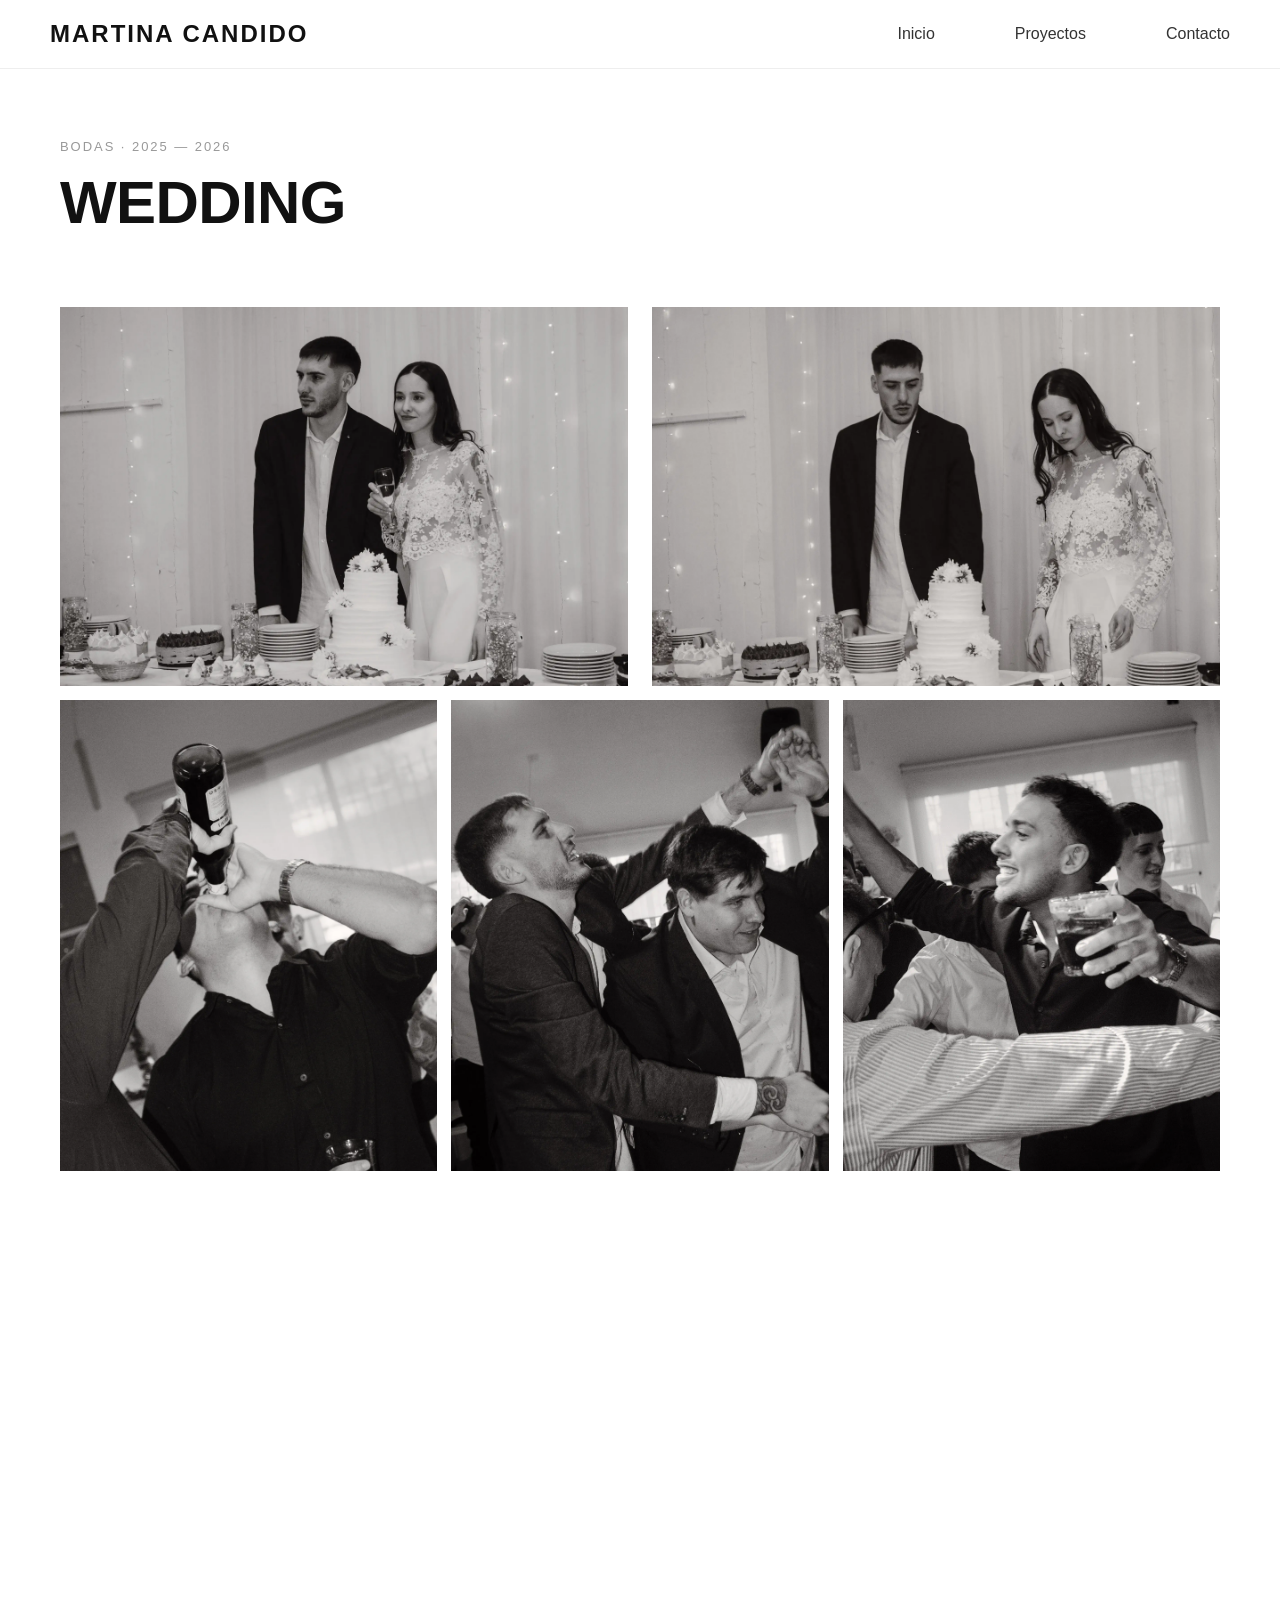
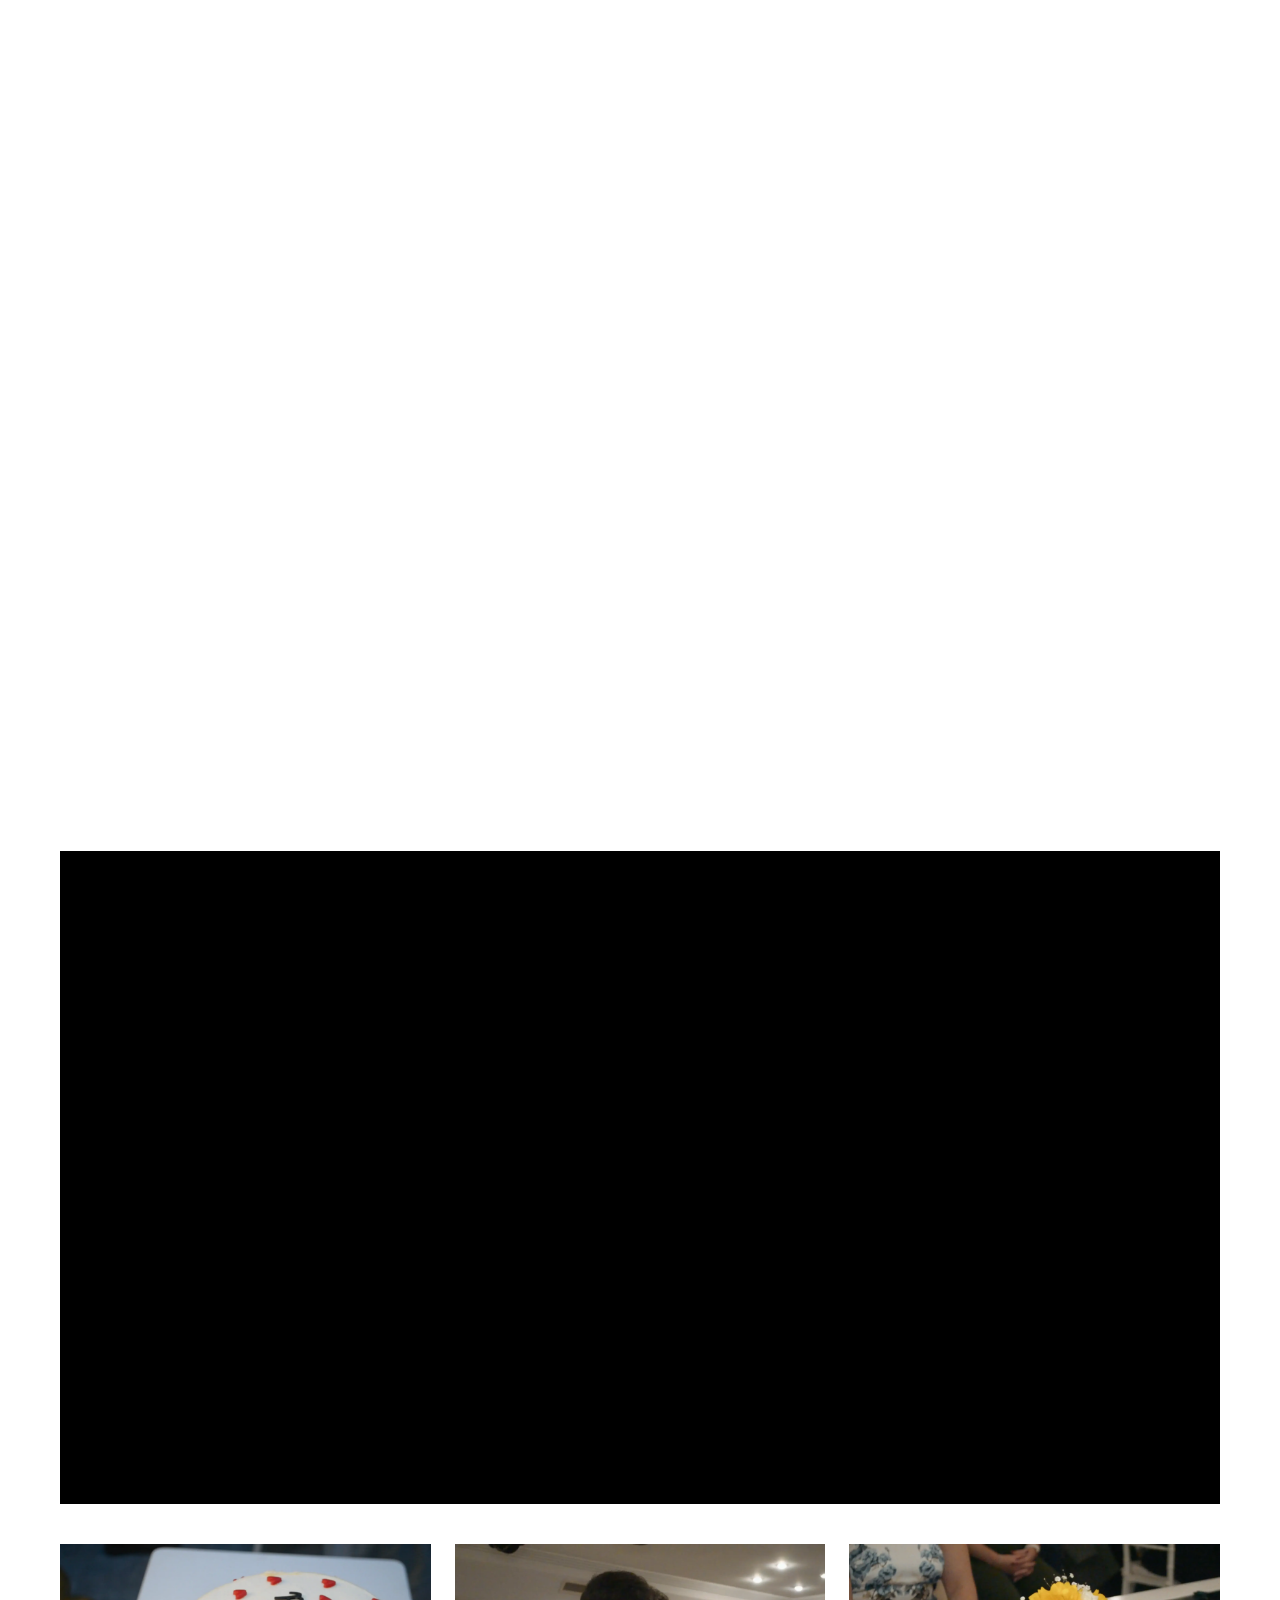
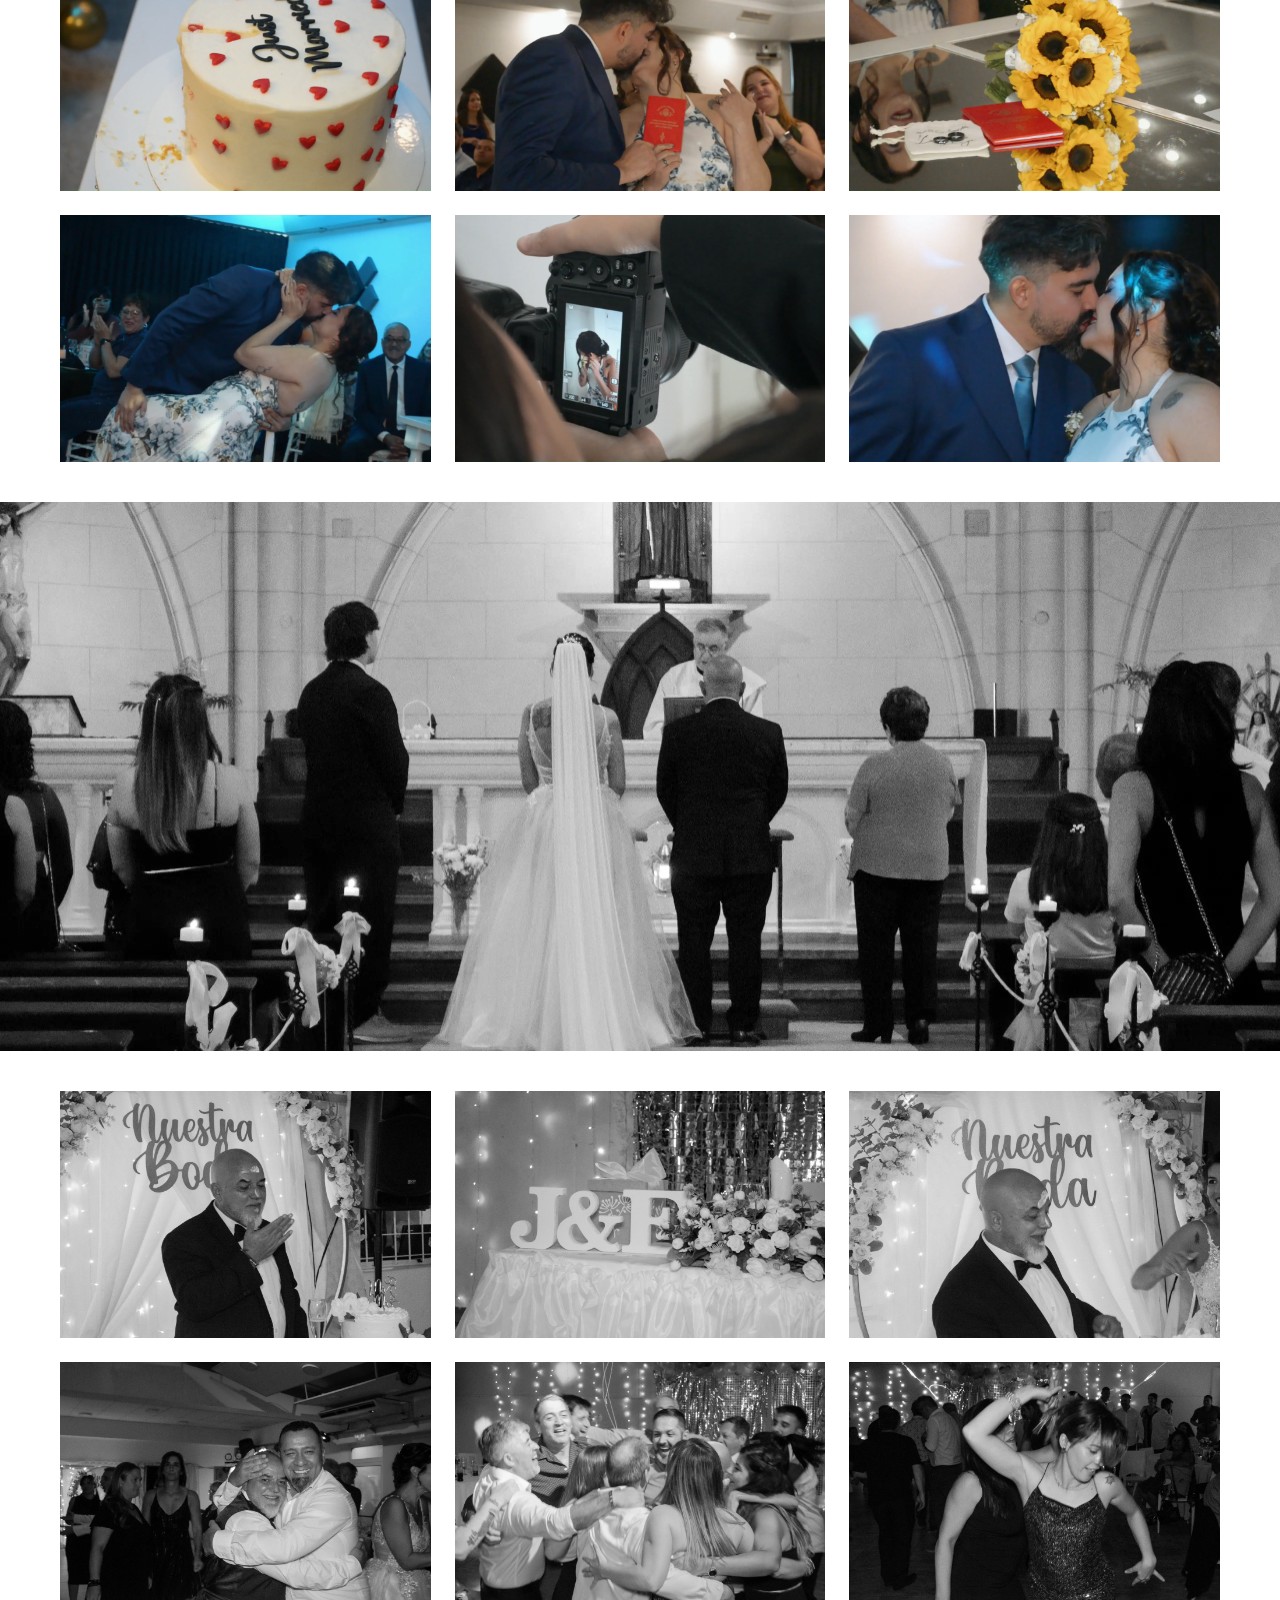
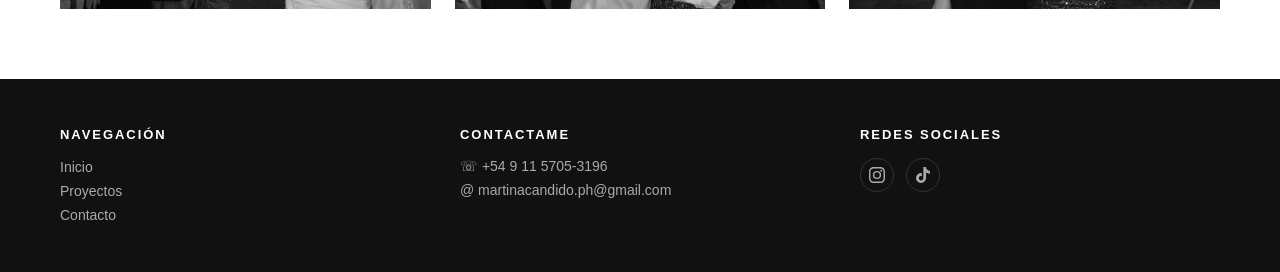
<file: pages/wedding.html>
<!DOCTYPE html>
<html lang="en">
<head>
    <meta charset="UTF-8">
    <meta name="viewport" content="width=device-width, initial-scale=1.0">
    <title>Wedding — Martina Candido</title>

     <style>
    * { margin: 0; padding: 0; box-sizing: border-box; }

    html, body {
      font-family: 'DM Sans', sans-serif;
      background: #fff;
      width: 100%;
      overflow-x: hidden;
    }

    /* ── NAVBAR ── */
    .navbar {
      display: flex;
      justify-content: space-between;
      align-items: center;
      padding: 20px 50px;
      background-color: #fff;
      border-bottom: 1px solid #eee;
      width: 100%;
      position: sticky;
      top: 0;
      z-index: 100;
    }

    .logo {
      font-size: 24px;
      font-weight: bold;
      letter-spacing: 2px;
      text-decoration: none;
      color: #111;
    }

    .nav-links { display: flex; list-style: none; }
    .nav-links li { margin-left: 80px; }
    .nav-links a {
      text-decoration: none;
      color: #333;
      font-weight: 500;
      font-size: 16px;
      transition: 0.3s;
    }
    .nav-links a:hover { color: #888; }

    /* ── HERO ── */
    .proyecto-hero {
      padding: 70px 60px 30px;
      position: relative;
      z-index: 2;
      background: #fff;
    }
    .proyecto-hero .eyebrow {
      font-size: 13px;
      letter-spacing: 0.15em;
      text-transform: uppercase;
      color: #999;
      font-weight: 500;
      margin-bottom: 14px;
    }
    .proyecto-hero h1 {
      font-size: 60px;
      font-weight: 700;
      color: #111;
      letter-spacing: -0.01em;
    }

    /* ── GALERIAS ── */
    .galeria-wrap {
      position: relative;
      z-index: 2;
      background: #fff;
      padding: 40px 60px 0;
    }

    .fila-dos {
      display: grid;
      grid-template-columns: 1fr 1fr;
      gap: 24px;
    }
    .fila-tres {
      display: grid;
      grid-template-columns: repeat(3, 1fr);
      gap: 14px;
      margin-top: 14px;
      margin-bottom: 400px;
    }

    .fila-dos figure, .fila-tres figure {
      overflow: hidden;
      background: #eee;
    }
    .fila-dos img {
      width: 100%;
      height: 100%;
      aspect-ratio: 3 / 2;
      object-fit: cover;
      display: block;
      transition: transform 0.6s ease;
    }
    .fila-tres img {
      width: 100%;
      height: 100%;
      aspect-ratio: 4 / 5;
      object-fit: cover;
      display: block;
      transition: transform 0.6s ease;
    }
    .fila-dos img:hover, .fila-tres img:hover { transform: scale(1.04); }

    /* ── FONDO FIJO (ventana) ── */
    .fondo-fijo-anchor {
      position: relative;
      height: 90vh;
      z-index: 1;
    }
    .fondo-fijo-anchor .fondo-fijo-img {
      position: fixed;
      top: 0;
      left: 0;
      width: 100%;
      height: 100vh;
      object-fit: cover;
      z-index: -1;
    }
    .fondo-fijo-anchor .fondo-fijo-caption {
      position: absolute;
      bottom: 40px;
      left: 60px;
      color: #fff;
      font-size: 14px;
      letter-spacing: 0.1em;
      text-transform: uppercase;
      text-shadow: 0 1px 6px rgba(0,0,0,0.4);
    }

    /* Cierra la ventana: todo lo que viene después vuelve a tapar el fondo fijo */
    .post-fondo {
      position: relative;
      z-index: 2;
      background: #fff;
      padding: 70px 0;
    }
    .px-page { padding: 0 60px; }

    /* ── VIDEO ── */
    /* ── VIDEO ── */
.video-wrap {
  position: relative;
  width: 100%;
  padding-bottom: 56.25%; /* Relación de aspecto 16:9 */
  height: 0;
  overflow: hidden;
  background: #000;
}

.video-wrap iframe {
  position: absolute;
  top: 0;
  left: 0;
  width: 100%;
  height: 100%;
  border: 0;
  z-index: 2; /* 👈 Asegura que reciba los eventos del mouse */
}
    .video-wrap video {
      width: 100%;
      height: 100%;
      aspect-ratio: 16 / 9;
      object-fit: cover;
      display: block;
    }
    .play-overlay {
      position: absolute;
      inset: 0;
      display: flex;
      align-items: center;
      justify-content: center;
      background: rgba(0,0,0,0.28);
      transition: opacity 0.3s ease, background 0.3s ease;
    }
    .play-overlay .play-icon {
      width: 74px;
      height: 74px;
      border-radius: 50%;
      background: rgba(255,255,255,0.92);
      display: flex;
      align-items: center;
      justify-content: center;
      transition: transform 0.3s ease;
    }
    
    .video-wrap:hover .play-overlay { background: rgba(0,0,0,0.4); }
    .video-wrap:hover .play-icon { transform: scale(1.08); }
    .video-wrap.playing .play-overlay { opacity: 0; pointer-events: none; }

    /* ── GRILLA DE 6 FOTOS HORIZONTALES ── */
    .fila-seis {
      display: grid;
      grid-template-columns: repeat(3, 1fr);
      gap: 24px;
    }
    .fila-seis figure { overflow: hidden; background: #eee; }
    .fila-seis img {
      width: 100%;
      height: 100%;
      aspect-ratio: 3 / 2;
      object-fit: cover;
      display: block;
      transition: transform 0.6s ease;
    }
    .fila-seis img:hover { transform: scale(1.04); }

    /* ── FOTO HORIZONTAL A TODO EL ANCHO ── */
    .foto-full { width: 100%; overflow: hidden; }
    .foto-full img {
      width: 100%;
      height: auto;
      aspect-ratio: 21 / 9;
      object-fit: cover;
      display: block;
    }

    .post-fondo .bloque + .bloque { margin-top: 40px; }

    .post-fondo p {
      max-width: 640px;
      color: #333;
      font-size: 17px;
      line-height: 1.7;
    }

    footer {
      width: 100%;
      background: #111;
      padding: 48px 60px;
      display: grid;
      grid-template-columns: 1fr 1fr 1fr;
      gap: 40px;
      position: relative;
      z-index: 2;
    }

    .footer-titulo {
      font-size: 13px;
      font-weight: 700;
      color: #fff;
      letter-spacing: 0.15em;
      text-transform: uppercase;
      margin-bottom: 16px;
    }

    .footer-links { list-style: none; display: flex; flex-direction: column; gap: 6px; }
    .footer-links a { text-decoration: none; color: #aaa; font-size: 14px; font-weight: 300; transition: color 0.3s; }
    .footer-links a:hover { color: #fff; }
    .footer-contacto { display: flex; flex-direction: column; gap: 8px; }
    .footer-contacto p { color: #aaa; font-size: 14px; font-weight: 300; }
    .footer-redes { display: flex; gap: 12px; margin-top: 4px; }
    .footer-redes a { width: 34px; height: 34px; border-radius: 50%; border: 1px solid #333; display: flex; align-items: center; justify-content: center; transition: border-color 0.3s; }
    .footer-redes a:hover { border-color: #fff; }
    .footer-redes svg { width: 16px; height: 16px; fill: #aaa; transition: fill 0.3s; }
    .footer-redes a:hover svg { fill: #fff; }

    /* ── FADE IN ── */
    .fade-in { opacity: 0; transform: translateY(24px); transition: opacity 0.7s ease, transform 0.7s ease; }
    .fade-in.visible { opacity: 1; transform: translateY(0); }

    @media (max-width: 768px) {
      .navbar { padding: 12px 16px; }
      .logo { font-size: 13px; letter-spacing: 1px; white-space: nowrap; }
      .nav-links li { margin-left: 12px; }
      .nav-links a { font-size: 11px; }

      footer {
        padding: 24px 16px;
        grid-template-columns: 1fr 1fr 1fr;
        gap: 12px;
      }
      .footer-titulo { font-size: 9px; letter-spacing: 0.08em; margin-bottom: 10px; }
      .footer-links a { font-size: 10px; }
      .footer-contacto p { font-size: 9px; }
      .footer-redes a { width: 26px; height: 26px; }
      .footer-redes svg { width: 12px; height: 12px; }
      .footer-redes { gap: 8px; }

     
      .proyecto-hero { padding: 60px 24px 20px; }
      .proyecto-hero h1 { font-size: 34px; }
      .galeria-wrap { padding: 24px 24px 0; }
      .fila-dos { grid-template-columns: 1fr; }
      .fila-tres { grid-template-columns: repeat(3, 1fr); gap: 8px; }
      .fondo-fijo-anchor { height: 60vh; }
      .fondo-fijo-anchor .fondo-fijo-caption { left: 24px; bottom: 24px; }
      .post-fondo { padding: 50px 0; }
      .px-page { padding: 0 24px; }
      .fila-seis { grid-template-columns: repeat(3, 1fr); gap: 6px; }
      .play-overlay .play-icon { width: 56px; height: 56px; }
      .post-fondo .bloque + .bloque { margin-top: 28px; }
      
    }
  
    @media (max-width: 768px) { .fila-tres { margin-bottom: 90px; } }

  
    /* ── Menú hamburguesa (solo mobile) ── */
    .nav-toggle { display: none; flex-direction: column; justify-content: center; gap: 5px; width: 34px; height: 34px; background: none; border: none; cursor: pointer; padding: 6px; z-index: 101; }
    .nav-toggle span { display: block; width: 22px; height: 2px; background: #111; border-radius: 2px; transition: transform .3s ease, opacity .2s ease; }
    .nav-toggle.open span:nth-child(1) { transform: translateY(7px) rotate(45deg); }
    .nav-toggle.open span:nth-child(2) { opacity: 0; }
    .nav-toggle.open span:nth-child(3) { transform: translateY(-7px) rotate(-45deg); }
    @media (max-width: 768px) {
      .navbar { position: sticky; top: 0; z-index: 100; }
      .nav-toggle { display: flex; }
      .nav-links { position: absolute; top: 100%; left: 0; right: 0; flex-direction: column; align-items: flex-start; background: #fff; max-height: 0; overflow: hidden; margin: 0; transition: max-height .32s ease; }
      .nav-links.open { max-height: 260px; border-bottom: 1px solid #e2e0e0; box-shadow: 0 12px 20px rgba(0,0,0,.06); }
      .nav-links li { margin: 0 !important; width: 100%; }
      .nav-links a { display: block; padding: 14px 16px; font-size: 15px !important; }
    }
  </style>
</head>
<body>

    <header>
      <nav class="navbar">
        <a class="logo" href="../index.html">MARTINA CANDIDO</a>
        <button class="nav-toggle" aria-label="Abrir menú" aria-expanded="false" aria-controls="navLinks"><span></span><span></span><span></span></button>
      <ul class="nav-links" id="navLinks">
          <li><a href="../index.html">Inicio</a></li>
          <li><a href="proyectos.html">Proyectos</a></li>
          <li><a href="contacto.html">Contacto</a></li>
        </ul>
      </nav>
    </header>

    <!-- HERO TÍTULO -->
    <section class="proyecto-hero">
      <p class="eyebrow">Bodas · 2025 — 2026</p>
      <h1>WEDDING</h1>
    </section>


    

    <!-- ── Grilla de 2 fotos horizontales ── -->
    <section class="galeria-wrap">
      <div class="fila-dos fade-in">
        <figure><img src="../assets/img/wed (12).webp" alt="Foto horizontal 1"></figure>
        <figure><img src="../assets/img/wed (13).webp" alt="Foto horizontal 2"></figure>
      </div>

      <!-- ── Grilla de 3 fotos verticales ── -->
      <div class="fila-tres fade-in">
        <figure><img src="../assets/img/wed (15).webp" alt="Foto vertical 1"></figure>
        <figure><img src="../assets/img/wed (16).webp" alt="Foto vertical 2"></figure>
        <figure><img src="../assets/img/wed (14).webp" alt="Foto vertical 3"></figure>
      </div>
    </section>

    <!-- ── Ventana con foto de fondo fija ── -->
    <section class="fondo-fijo-anchor">
      <img class="fondo-fijo-img" src="../assets/img/wed (11).webp" alt="Foto de fondo fija">
    </section>

    <!-- ── Contenido que vuelve a pasar por encima del fondo ── -->
    <section class="post-fondo fade-in">

      <!-- ── VIDEO DE YOUTUBE ── -->
<div class="bloque px-page">
  <div class="video-wrap" id="video-boda">
    <iframe 
      src="https://www.youtube.com/embed/4Y3bq9Ps8lo" 
      title="Highlight Boda Martina Candido" 
      frameborder="0" 
      allow="accelerometer; autoplay; clipboard-write; encrypted-media; gyroscope; picture-in-picture; web-share" 
      referrerpolicy="strict-origin-when-cross-origin" 
      allowfullscreen>
    </iframe>
  </div>
</div>

      <div class="bloque px-page fila-seis">
        <figure><img src="../assets/img/casamiento04.webp" alt="Foto horizontal 1"></figure>
        <figure><img src="../assets/img/casamiento01.webp" alt="Foto horizontal 2"></figure>
        <figure><img src="../assets/img/casamiento05.webp" alt="Foto horizontal 3"></figure>
        <figure><img src="../assets/img/casamiento02.webp" alt="Foto horizontal 4"></figure>
        <figure><img src="../assets/img/casamiento03.webp" alt="Foto horizontal 5"></figure>
        <figure><img src="../assets/img/casamiento.webp" alt="Foto horizontal 6"></figure>
      </div>

      <div class="bloque">
        <figure class="foto-full"><img src="../assets/img/wed (2).webp" alt="Foto horizontal ancho completo"></figure>
      </div>

      <div class="bloque px-page fila-seis">
        <figure><img src="../assets/img/wed (9).webp" alt="Foto horizontal 7"></figure>
        <figure><img src="../assets/img/wed (3).webp" alt="Foto horizontal 8"></figure>
        <figure><img src="../assets/img/wed (8).webp" alt="Foto horizontal 9"></figure>
        <figure><img src="../assets/img/wed (5).webp" alt="Foto horizontal 10"></figure>
        <figure><img src="../assets/img/wed (6).webp" alt="Foto horizontal 11"></figure>
        <figure><img src="../assets/img/wed (7).webp" alt="Foto horizontal 12"></figure>
      </div>

    </section>

     <footer>
      <div>
        <p class="footer-titulo">Navegación</p>
        <ul class="footer-links">
          <li><a href="../index.html">Inicio</a></li>
          <li><a href="proyectos.html">Proyectos</a></li>
          <li><a href="contacto.html">Contacto</a></li>
        </ul>
      </div>
      <div>
        <p class="footer-titulo">Contactame</p>
        <div class="footer-contacto">
          <p>☏ +54 9 11 5705-3196</p>
          <p>@ martinacandido.ph@gmail.com</p>
        </div>
      </div>
      <div>
        <p class="footer-titulo">Redes Sociales</p>
        <div class="footer-redes">
          <a href="https://www.instagram.com/martinacandido.ph/" aria-label="Instagram" target="_blank">
            <svg viewBox="0 0 24 24"><path d="M12 2.163c3.204 0 3.584.012 4.85.07 1.366.062 2.633.334 3.608 1.308.975.975 1.246 2.242 1.308 3.608.058 1.266.07 1.646.07 4.85s-.012 3.584-.07 4.85c-.062 1.366-.334 2.633-1.308 3.608-.975.975-2.242 1.246-3.608 1.308-1.266.058-1.646.07-4.85.07s-3.584-.012-4.85-.07c-1.366-.062-2.633-.334-3.608-1.308-.975-.975-1.246-2.242-1.308-3.608C2.175 15.584 2.163 15.204 2.163 12s.012-3.584.07-4.85c.062-1.366.334-2.633 1.308-3.608.975-.975 2.242-1.246 3.608-1.308C8.416 2.175 8.796 2.163 12 2.163zm0-2.163C8.741 0 8.332.014 7.052.072 5.197.157 3.355.673 2.014 2.014.673 3.355.157 5.197.072 7.052.014 8.332 0 8.741 0 12c0 3.259.014 3.668.072 4.948.085 1.855.601 3.697 1.942 5.038 1.341 1.341 3.183 1.857 5.038 1.942C8.332 23.986 8.741 24 12 24s3.668-.014 4.948-.072c1.855-.085 3.697-.601 5.038-1.942 1.341-1.341 1.857-3.183 1.942-5.038.058-1.28.072-1.689.072-4.948s-.014-3.668-.072-4.948c-.085-1.855-.601-3.697-1.942-5.038C20.645.673 18.803.157 16.948.072 15.668.014 15.259 0 12 0zm0 5.838a6.162 6.162 0 1 0 0 12.324 6.162 6.162 0 0 0 0-12.324zm0 10.162a4 4 0 1 1 0-8 4 4 0 0 1 0 8zm6.406-11.845a1.44 1.44 0 1 0 0 2.881 1.44 1.44 0 0 0 0-2.881z"/></svg>
          </a>
          <a href="https://www.tiktok.com/@martinacandido.ph" aria-label="TikTok" target="_blank">
            <svg viewBox="0 0 24 24"><path d="M12.525.02c1.31-.02 2.61-.01 3.91-.02.08 1.53.63 3.09 1.75 4.17 1.12 1.11 2.7 1.62 4.24 1.79v4.03c-1.44-.05-2.89-.35-4.2-.97-.57-.26-1.1-.59-1.62-.93-.01 2.92.01 5.84-.02 8.75-.08 1.4-.54 2.79-1.35 3.94-1.31 1.92-3.58 3.17-5.91 3.21-1.43.08-2.86-.31-4.08-1.03-2.02-1.19-3.44-3.37-3.65-5.71-.02-.5-.03-1-.01-1.49.18-1.9 1.12-3.72 2.58-4.96 1.66-1.44 3.98-2.13 6.15-1.72.02 1.48-.04 2.96-.04 4.44-.99-.32-2.15-.23-3.02.37-.63.41-1.11 1.04-1.36 1.75-.21.51-.15 1.07-.14 1.61.24 1.64 1.82 3.02 3.5 2.87 1.12-.01 2.19-.66 2.77-1.61.19-.33.4-.67.41-1.06.1-1.79.06-3.57.07-5.36.01-4.03-.01-8.05.02-12.07z"/></svg>
          </a>
        </div>
      </div>
    </footer>

    <script>
  // Animación de entrada al hacer scroll (Fade In)
  const observer = new IntersectionObserver((entries) => {
    entries.forEach(entry => {
      if (entry.isIntersecting) entry.target.classList.add('visible');
    });
  }, { threshold: 0.15 });
  
  document.querySelectorAll('.fade-in').forEach(el => observer.observe(el));
</script>


  <script>
    (function () {
      var t = document.querySelector('.nav-toggle'), l = document.getElementById('navLinks');
      if (!t || !l) return;
      t.addEventListener('click', function () {
        var o = l.classList.toggle('open');
        t.classList.toggle('open', o);
        t.setAttribute('aria-expanded', o ? 'true' : 'false');
      });
      l.querySelectorAll('a').forEach(function (a) {
        a.addEventListener('click', function () { l.classList.remove('open'); t.classList.remove('open'); });
      });
    })();
  </script>

</body>
</html>
</file>
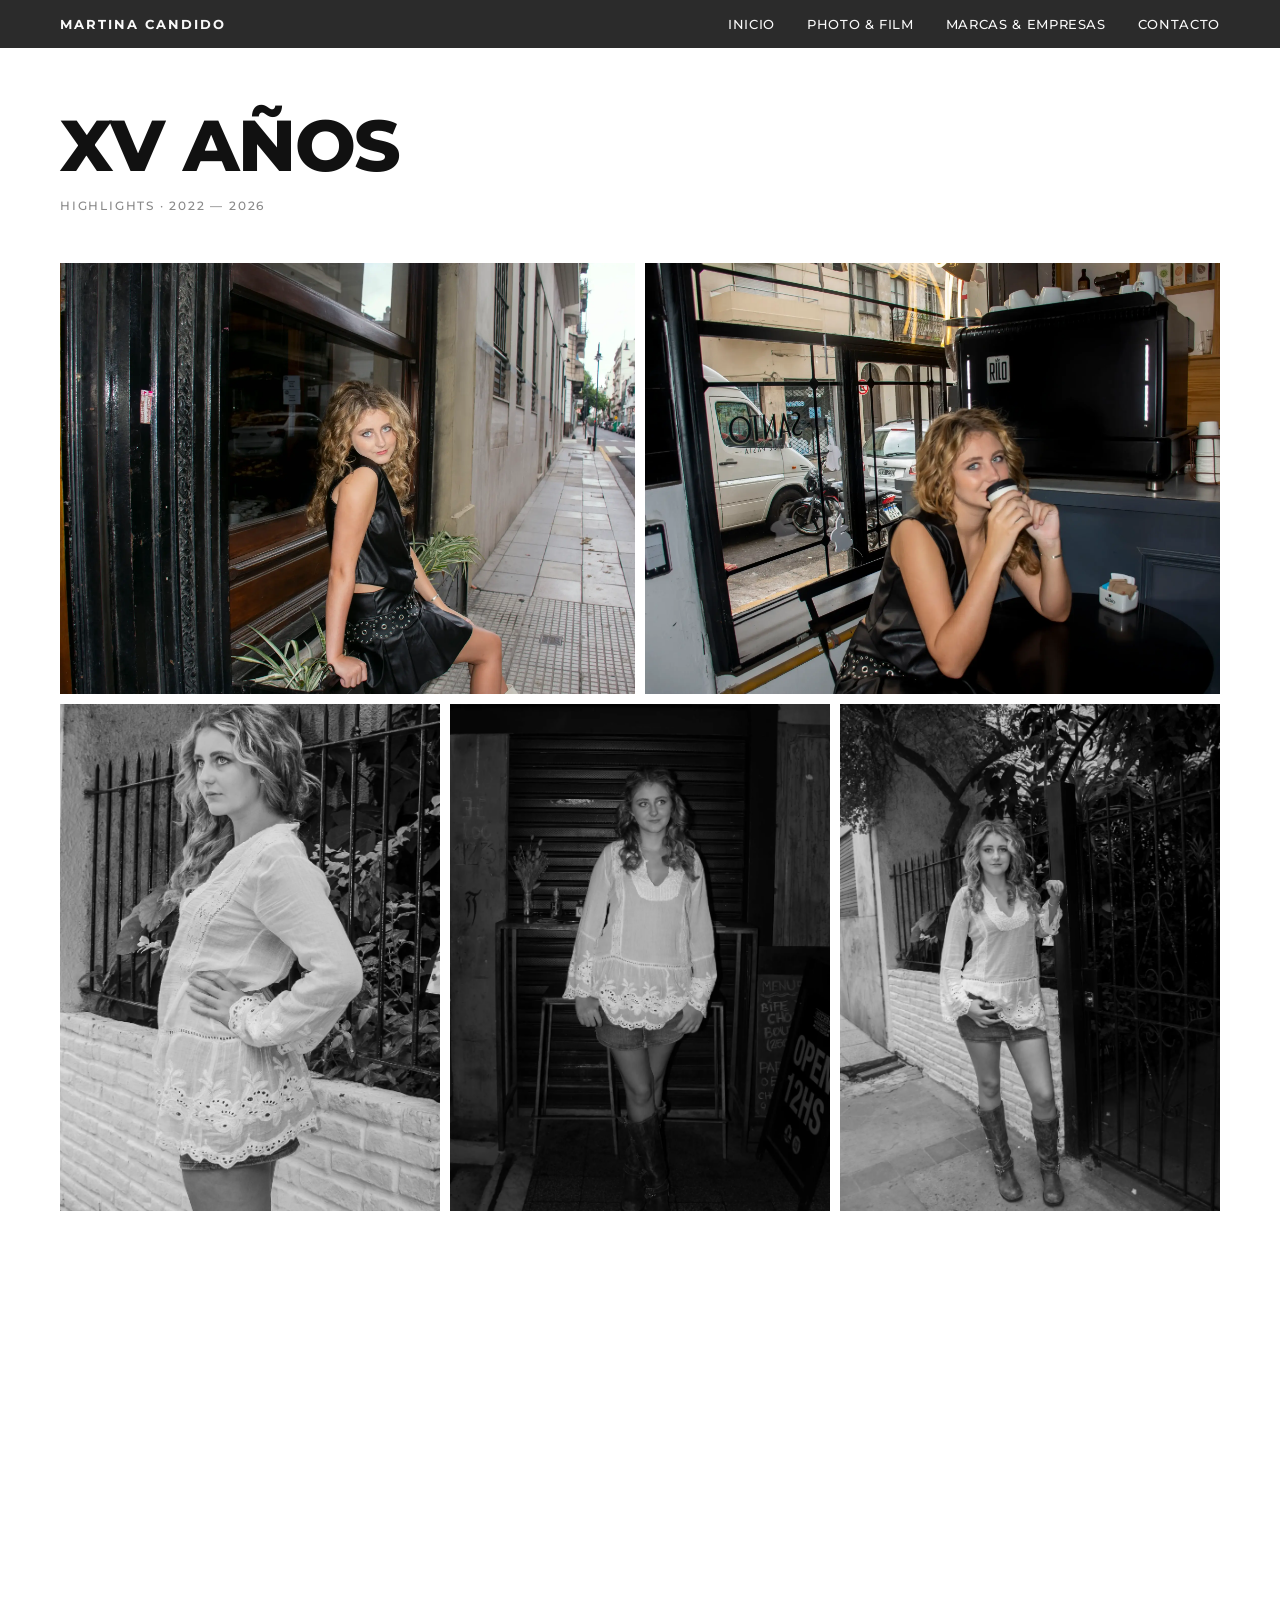
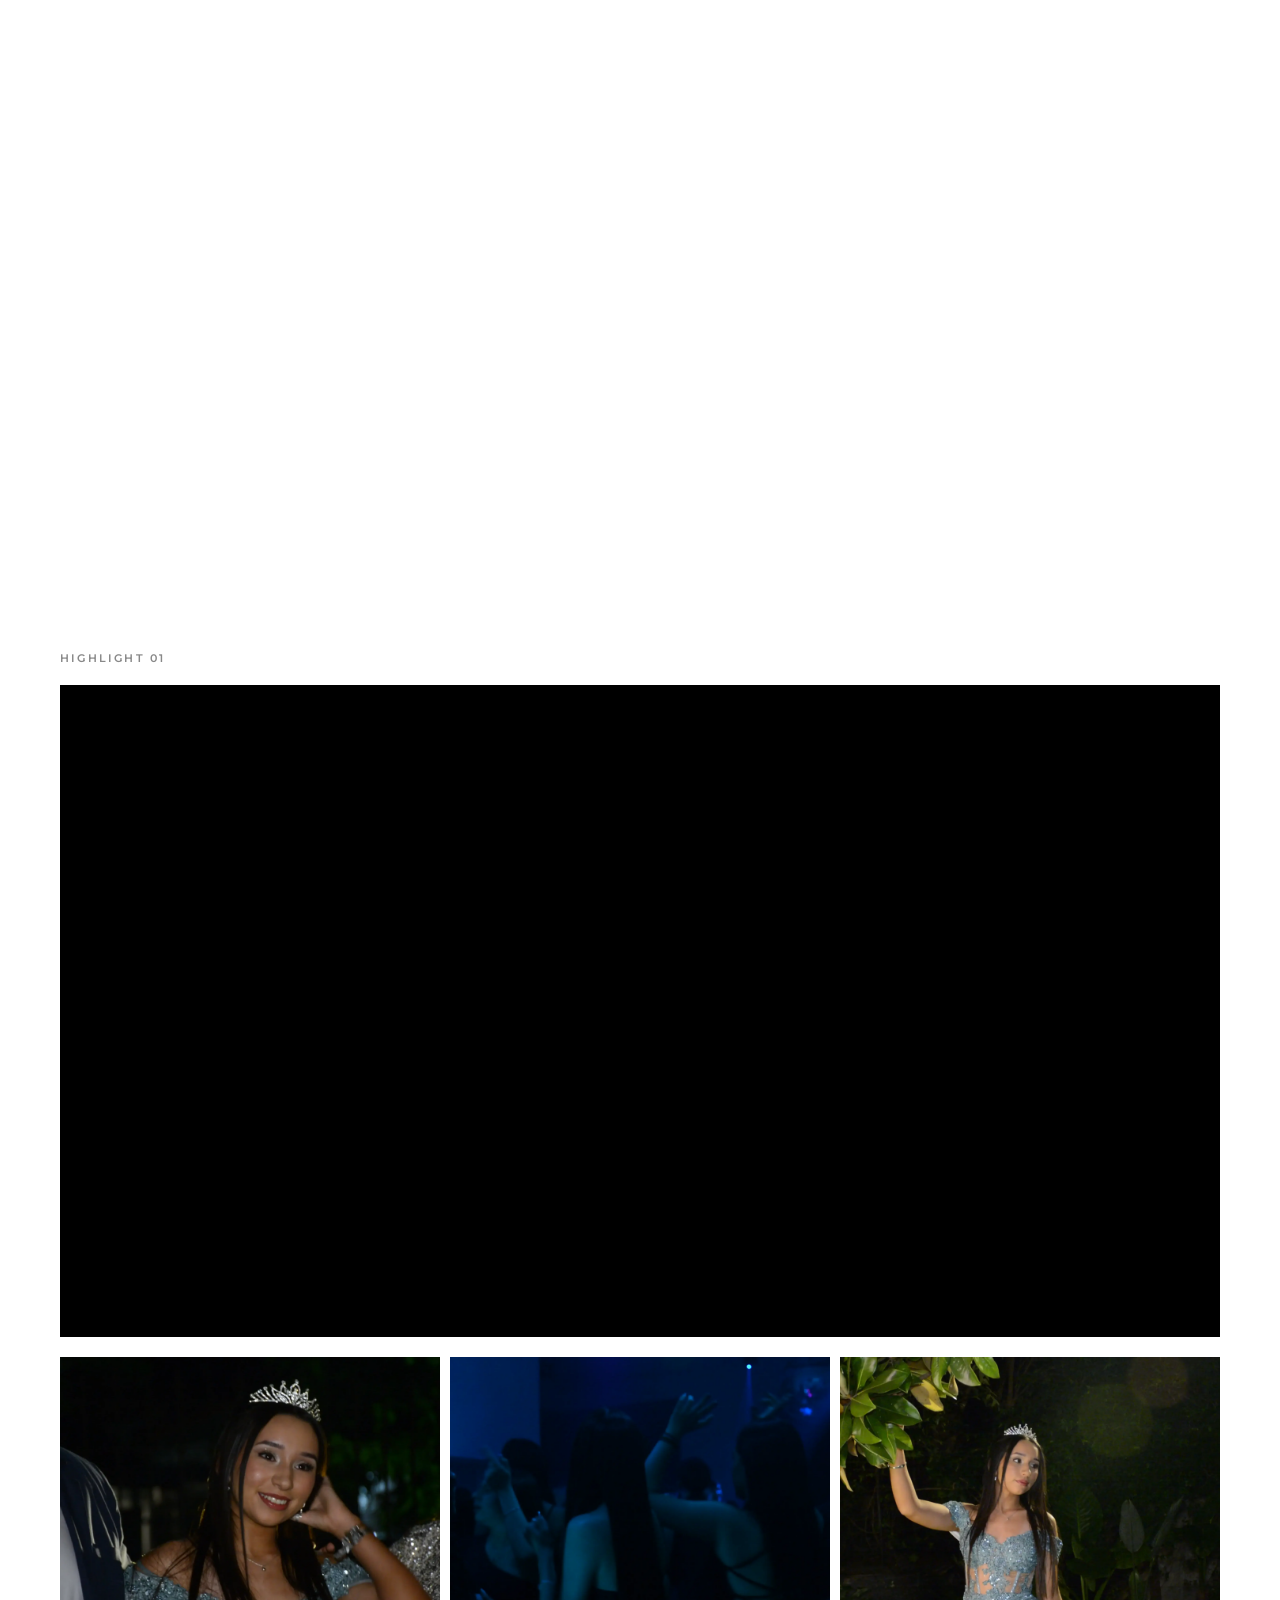
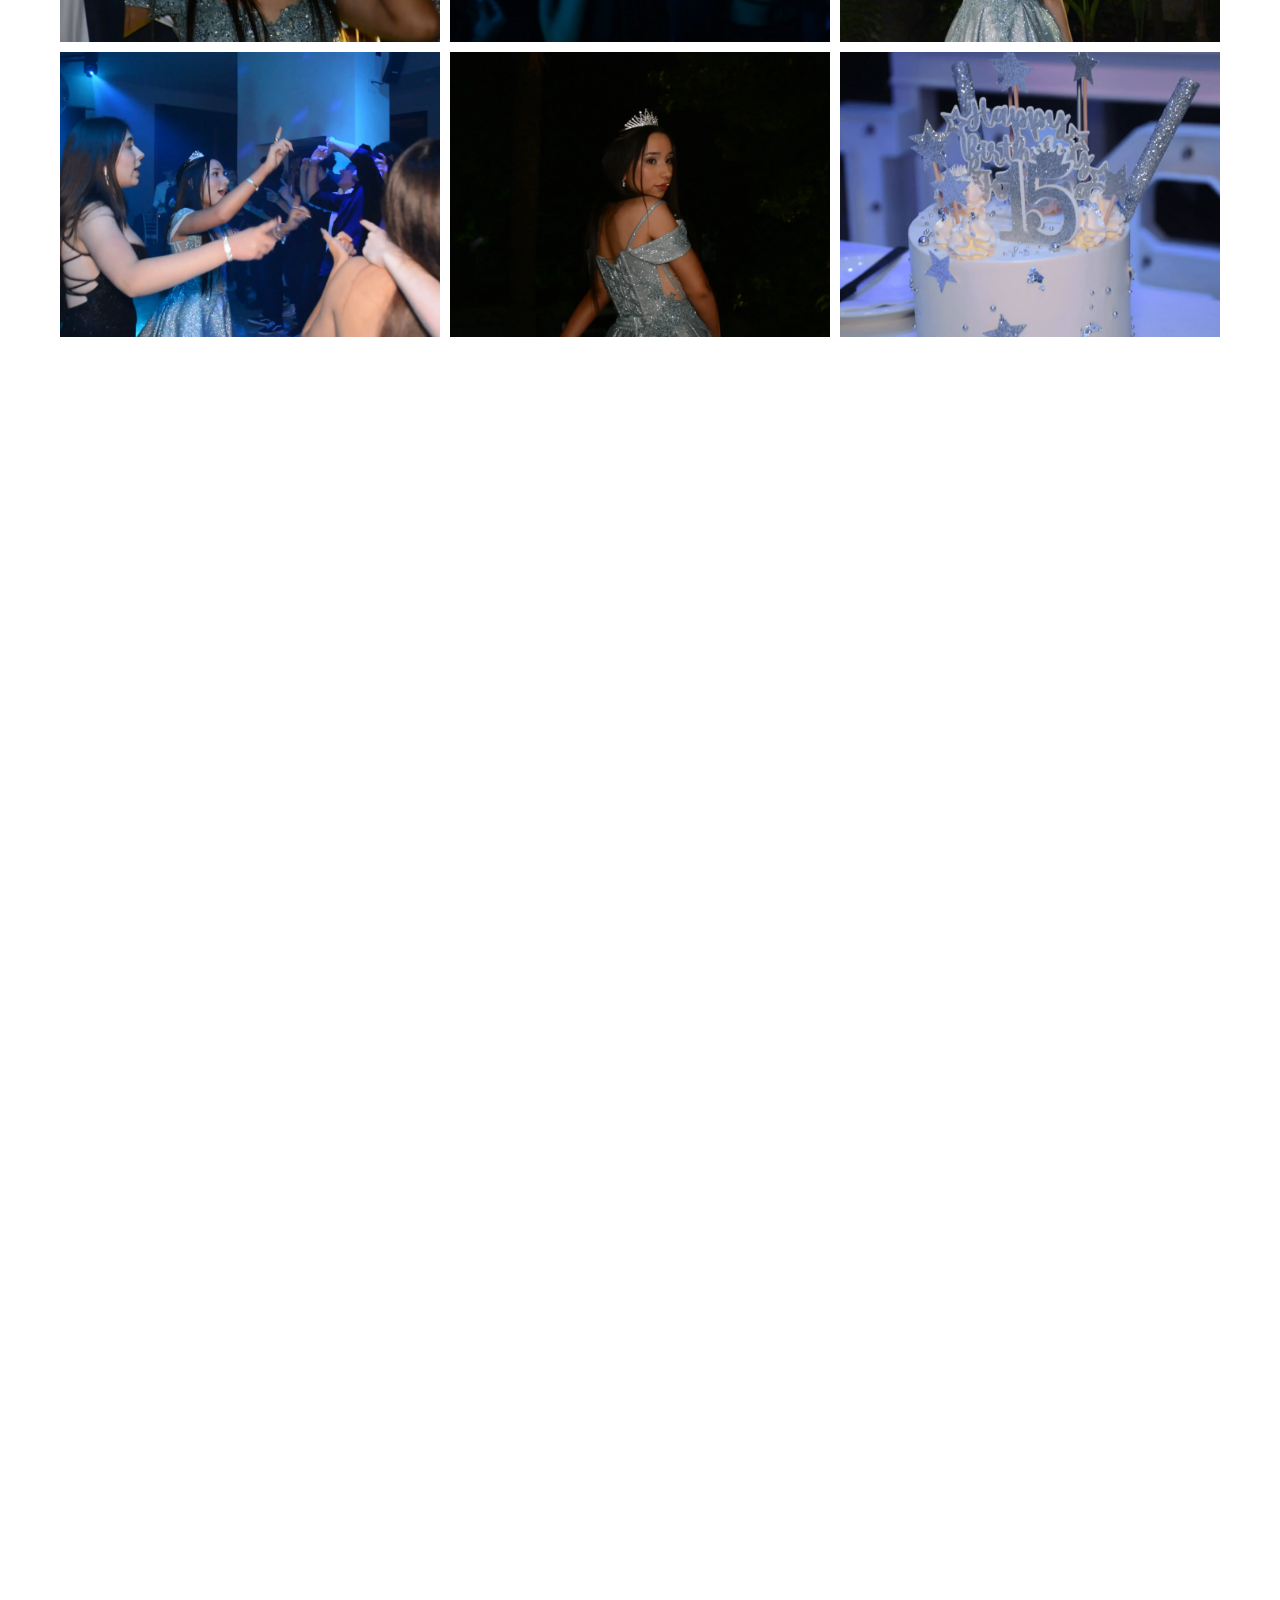
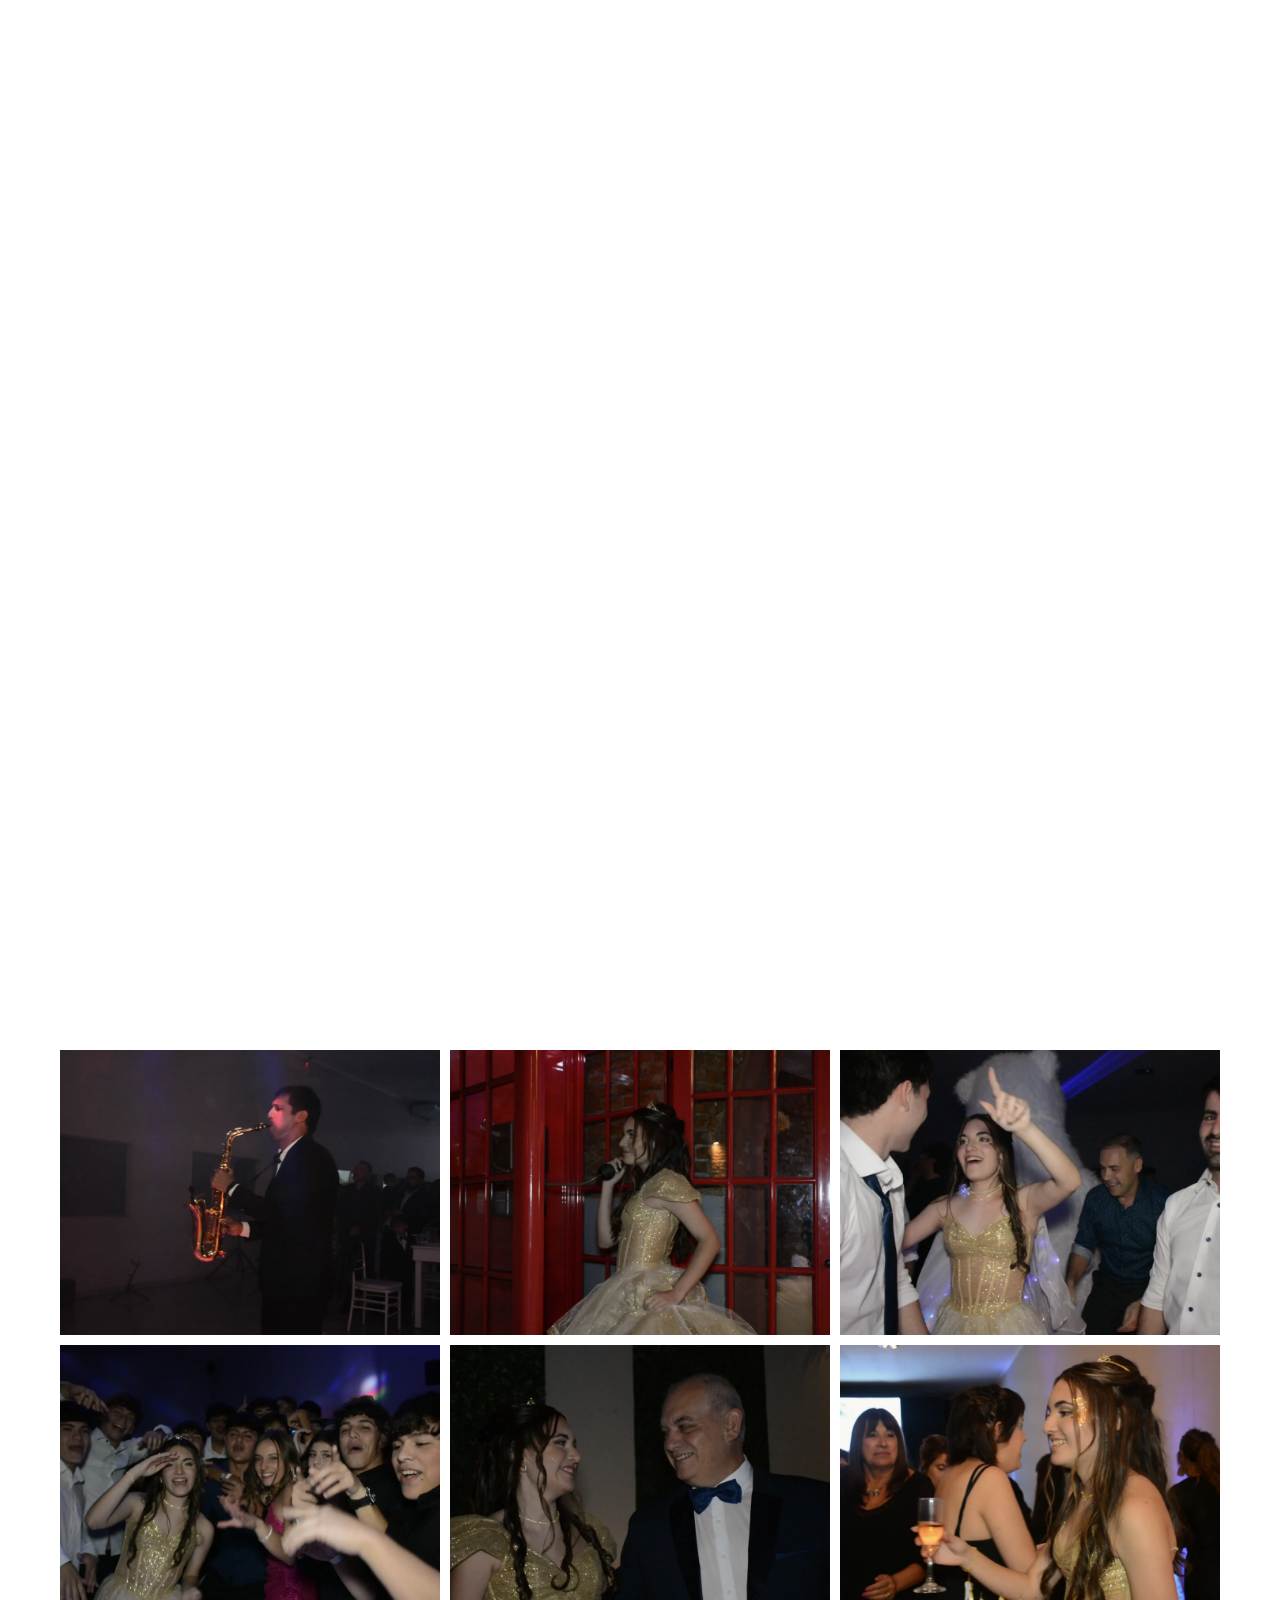
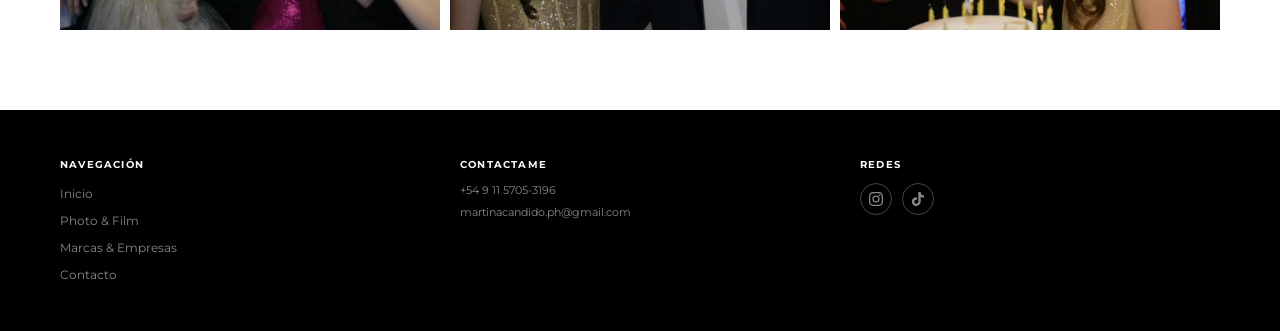
<file: pages/xv.html>
<!DOCTYPE html>
<html lang="es">
<head>
  <meta charset="UTF-8">
  <meta name="viewport" content="width=device-width, initial-scale=1.0">
  <title>Highlights XV — Martina Candido</title>
  <link href="https://fonts.googleapis.com/css2?family=Montserrat:ital,wght@0,300;0,400;0,500;0,600;0,700;0,800;0,900;1,300;1,700&display=swap" rel="stylesheet"/>
  
  <style>
    * { margin: 0; padding: 0; box-sizing: border-box; }

    :root { 
      --pad: 24px; 
    }

    html, body {
      font-family: 'Montserrat', sans-serif;
      background: #fff;
      color: #000;
      width: 100%;
      overflow-x: hidden;
    }

    /* ══════════════════════
       NAVBAR (Idéntico al Inicio)
    ══════════════════════ */
    .navbar {
      position: sticky;
      top: 0;
      z-index: 200;
      display: flex;
      justify-content: space-between;
      align-items: center;
      padding: 16px var(--pad);
      background: #2b2b2b;
      width: 100%;
    }

    .logo {
      font-size: 12px;
      font-weight: 700;
      letter-spacing: 2px;
      text-transform: uppercase;
      text-decoration: none;
      color: #f9f9f9;
      white-space: nowrap;
    }

    .nav-toggle {
      display: flex;
      flex-direction: column;
      justify-content: center;
      gap: 5px;
      width: 34px; height: 34px;
      background: none; border: none;
      cursor: pointer; padding: 6px; z-index: 2;
    }
    .nav-toggle span {
      display: block; width: 22px; height: 2px;
      background: #f9f9f9; border-radius: 2px;
      transition: transform 0.3s ease, opacity 0.2s ease;
    }
    .nav-toggle.open span:nth-child(1) { transform: translateY(7px) rotate(45deg); }
    .nav-toggle.open span:nth-child(2) { opacity: 0; }
    .nav-toggle.open span:nth-child(3) { transform: translateY(-7px) rotate(-45deg); }

    .nav-links {
      list-style: none;
      position: absolute;
      top: 100%; left: 0; right: 0;
      display: flex; flex-direction: column;
      background: #2b2b2b;
      max-height: 0; overflow: hidden;
      transition: max-height 0.32s ease;
    }
    .nav-links.open {
      max-height: 320px;
      border-bottom: 1px solid #444;
    }
    .nav-links li { width: 100%; }
    .nav-links a {
      display: block;
      padding: 14px var(--pad);
      text-decoration: none;
      color: #f9f9f9;
      font-weight: 500;
      font-size: 13px;
      letter-spacing: 0.05em;
      text-transform: uppercase;
      transition: color 0.3s;
    }
    .nav-links a:hover { color: #9c9c9c; }

    /* ── HERO TÍTULO ── */
    .proyecto-hero {
      width: 100%;
      padding: 60px var(--pad) 40px;
      background: #fff;
    }

    .proyecto-hero h1 {
      font-size: clamp(36px, 8vw, 72px);
      font-weight: 800;
      color: #111;
      letter-spacing: -1.5px;
      line-height: 1.05;
      text-transform: uppercase;
    }

    .proyecto-hero p {
      font-size: 12px;
      font-weight: 500;
      color: #888;
      letter-spacing: 0.15em;
      text-transform: uppercase;
      margin-top: 14px;
    }

    /* ── IMAGEN FIJA DE FONDO ── */
    .fondo-fijo {
      position: fixed;
      top: 0;
      left: 0;
      width: 100%;
      height: 100vh;
      z-index: 0;
    }

    .fondo-fijo img {
      width: 100%;
      height: 100%;
      object-fit: cover;
      display: block;
    }

    /* ── CONTENIDO DESLIZANTE ── */
    .contenido {
      position: relative;
      z-index: 10;
    }

    /* ── GALERÍA ASIMÉTRICA ── */
    .galeria {
      width: 100%;
      background: #fff;
      padding: 10px var(--pad) 60px;
      display: flex;
      flex-direction: column;
      gap: 10px;
    }

    /* Fila 1: 2 fotos horizontales */
    .fila-1 {
      display: grid;
      grid-template-columns: 1fr 1fr;
      gap: 10px;
    }

    .fila-1 .foto {
      aspect-ratio: 4 / 3;
      overflow: hidden;
    }

    /* Fila 2: 3 fotos verticales en B&N */
    .fila-2 {
      display: grid;
      grid-template-columns: repeat(3, 1fr);
      gap: 10px;
    }

    .fila-2 .foto {
      aspect-ratio: 3 / 4;
      overflow: hidden;
    }

    .fila-2 .foto img {
      filter: grayscale(100%);
    }

    .foto img {
      width: 100%;
      height: 100%;
      object-fit: cover;
      display: block;
      transition: transform 0.6s ease;
    }

    .foto:hover img { transform: scale(1.03); }

    /* ── VENTANA TRANSPARENTE ── */
    .ventana {
      height: 100vh;
      background: transparent;
      position: relative;
      z-index: 5;
    }

    /* ── BLOQUE DE VIDEO Y GRILLAS ── */
    .video-section {
      width: 100%;
      background: #fff;
      padding: 80px var(--pad);
      display: flex;
      flex-direction: column;
      align-items: center;
      gap: 20px;
    }

    .video-section-titulo {
      font-size: 11px;
      font-weight: 600;
      color: #888;
      letter-spacing: 0.2em;
      text-transform: uppercase;
      align-self: flex-start;
    }

    .video-wrapper {
      position: relative;
      width: 100%;
      padding-bottom: 56.25%; /* 16:9 */
      height: 0;
      overflow: hidden;
      background: #000;
    }

    .video-wrapper iframe {
      position: absolute;
      top: 0;
      left: 0;
      width: 100%;
      height: 100%;
      border: 0;
      z-index: 2;
    }

    .grilla-fotos {
      width: 100%;
      display: grid;
      grid-template-columns: repeat(3, 1fr);
      gap: 10px;
    }

    .grilla-fotos .item-foto {
      aspect-ratio: 4 / 3;
      overflow: hidden;
    }

    .grilla-fotos img {
      width: 100%;
      height: 100%;
      object-fit: cover;
      display: block;
      transition: transform 0.6s ease;
    }

    .grilla-fotos .item-foto:hover img {
      transform: scale(1.03);
    }

    /* ══════════════════════
       FOOTER (Idéntico al Inicio)
    ══════════════════════ */
    footer {
      width: 100%;
      background: #000;
      padding: 40px var(--pad);
      display: grid;
      grid-template-columns: 1fr 1fr 1fr;
      gap: 16px 10px;
    }

    .footer-titulo {
      font-size: 9px;
      font-weight: 700;
      color: #f9f9f9;
      letter-spacing: 0.12em;
      text-transform: uppercase;
      margin-bottom: 12px;
    }

    .footer-links { list-style: none; display: flex; flex-direction: column; gap: 8px; }
    .footer-links a {
      text-decoration: none;
      color: #888;
      font-size: 11px;
      font-weight: 400;
      transition: color 0.3s;
    }
    .footer-links a:hover { color: #f9f9f9; }

    .footer-contacto { display: flex; flex-direction: column; gap: 8px; }
    .footer-contacto p {
      color: #888; font-size: 11px; font-weight: 400;
      text-decoration: none; word-break: break-word;
      transition: color 0.3s;
    }
    .footer-contacto a:hover { color: #f9f9f9; }

    .footer-redes { display: flex; gap: 10px; margin-top: 4px; }
    .footer-redes a {
      width: 28px; height: 28px; border-radius: 50%;
      border: 1px solid #444;
      display: flex; align-items: center; justify-content: center;
      transition: border-color 0.3s;
    }
    .footer-redes a:hover { border-color: #f9f9f9; }
    .footer-redes svg { width: 14px; height: 14px; fill: #888; transition: fill 0.3s; }
    .footer-redes a:hover svg { fill: #f9f9f9; }

    /* ── ANIMACIONES ── */
    .fade-in { 
      opacity: 0; 
      transform: translateY(24px); 
      transition: opacity 0.7s ease, transform 0.7s ease; 
    }
    .fade-in.visible { 
      opacity: 1; 
      transform: translateY(0); 
    }

    /* ══════════════════════
       RESPONSIVE
    ══════════════════════ */
    @media (min-width: 640px) {
      :root { --pad: 40px; }

      .nav-toggle { display: none; }
      .nav-links {
        position: static; flex-direction: row; align-items: center;
        background: none; max-height: none; overflow: visible;
        border: none;
      }
      .nav-links li { width: auto; margin-left: 32px; }
      .nav-links a { padding: 0; font-size: 12px; }
    }

    @media (min-width: 900px) {
      :root { --pad: 60px; }

      .nav-links a { font-size: 13px; }
      .logo { font-size: 13px; }

      footer { padding: 48px 60px; gap: 28px 40px; }
      .footer-titulo { font-size: 10px; }
      .footer-links a, .footer-contacto a { font-size: 12px; }
      .footer-redes a { width: 32px; height: 32px; }
    }

    @media (max-width: 768px) {
      .galeria { padding: 10px var(--pad) 40px; }
      .fila-1 { grid-template-columns: 1fr; }
      .fila-2 { grid-template-columns: repeat(3, 1fr); gap: 6px; }
      .video-section { padding: 60px var(--pad); }
      .grilla-fotos { grid-template-columns: repeat(2, 1fr); gap: 8px; }
    }
  </style>
</head>
<body>

  <!-- IMAGEN FIJA -->
  <div class="fondo-fijo">
    <img src="../assets/img/pilar.webp" alt="Fondo XV" />
  </div>

  <!-- CONTENIDO DESLIZANTE -->
  <div class="contenido">

    <!-- NAVBAR -->
    <header>
      <nav class="navbar">
        <a class="logo" href="../index.html">Martina Candido</a>
        <button class="nav-toggle" id="navToggle" aria-label="Abrir menú" aria-expanded="false">
          <span></span><span></span><span></span>
        </button>
        <ul class="nav-links" id="navLinks">
          <li><a href="../index.html">Inicio</a></li>
          <li><a href="photo-film.html">Photo & Film</a></li>
          <li><a href="marcas.html">Marcas & Empresas</a></li>
          <li><a href="contacto.html">Contacto</a></li>
        </ul>
      </nav>
    </header>

    <!-- HERO TÍTULO -->
    <section class="proyecto-hero">
      <h1>XV Años</h1>
      <p>Highlights · 2022 — 2026</p>
    </section>

    <!-- SECTION 1: GALERÍA ASIMÉTRICA -->
    <section class="galeria">
      <div class="fila-1 fade-in">
        <div class="foto"><img src="../assets/img/pilar (1).webp" alt="Foto 1" /></div>
        <div class="foto"><img src="../assets/img/pilar (2).webp" alt="Foto 2" /></div>
      </div>

      <div class="fila-2 fade-in">
        <div class="foto"><img src="../assets/img/pilar (4).webp" alt="Foto 3" /></div>
        <div class="foto"><img src="../assets/img/pilar (5).webp" alt="Foto 4" /></div>
        <div class="foto"><img src="../assets/img/pilar (3).webp" alt="Foto 5" /></div>
      </div>
    </section>

    <!-- VENTANA TRANSPARENTE -->
    <div class="ventana"></div>

    <!-- HIGHLIGHT 01 -->
    <section class="video-section">
      <span class="video-section-titulo fade-in">Highlight 01</span>

      <div class="video-wrapper fade-in">
        <iframe 
          src="https://www.youtube-nocookie.com/embed/Y3v4chY-lBE" 
          title="YouTube video player" 
          frameborder="0" 
          allow="accelerometer; autoplay; clipboard-write; encrypted-media; gyroscope; picture-in-picture; web-share" 
          referrerpolicy="strict-origin-when-cross-origin" 
          allowfullscreen>
        </iframe>
      </div>

      <div class="grilla-fotos fade-in">
        <div class="item-foto"><img src="../assets/img/jose07.webp" alt="Foto Jose 1" /></div>
        <div class="item-foto"><img src="../assets/img/jose02.webp" alt="Foto Jose 2" /></div>
        <div class="item-foto"><img src="../assets/img/jose03.webp" alt="Foto Jose 3" /></div>
        <div class="item-foto"><img src="../assets/img/jose06.webp" alt="Foto Jose 4" /></div>
        <div class="item-foto"><img src="../assets/img/jose05.webp" alt="Foto Jose 5" /></div>
        <div class="item-foto"><img src="../assets/img/jose08.webp" alt="Foto Jose 6" /></div>
      </div>
    </section>

    <!-- HIGHLIGHT 02 -->
    <section class="video-section">
      <span class="video-section-titulo fade-in">Highlight 02</span>

      <div class="video-wrapper fade-in">
        <iframe 
          src="https://www.youtube-nocookie.com/embed/pgcVf_dZu1w" 
          title="YouTube video player" 
          frameborder="0" 
          allow="accelerometer; autoplay; clipboard-write; encrypted-media; gyroscope; picture-in-picture; web-share" 
          referrerpolicy="strict-origin-when-cross-origin" 
          allowfullscreen>
        </iframe>
      </div>

      <div class="grilla-fotos fade-in">
        <div class="item-foto"><img src="../assets/img/celene.webp" alt="Foto Celene 1" /></div>
        <div class="item-foto"><img src="../assets/img/celene02.webp" alt="Foto Celene 2" /></div>
        <div class="item-foto"><img src="../assets/img/celene01.webp" alt="Foto Celene 3" /></div>
        <div class="item-foto"><img src="../assets/img/celene07.webp" alt="Foto Celene 4" /></div>
        <div class="item-foto"><img src="../assets/img/celene04.webp" alt="Foto Celene 5" /></div>
        <div class="item-foto"><img src="../assets/img/celene05.webp" alt="Foto Celene 6" /></div>
      </div>
    </section>

    <!-- HIGHLIGHT 03 -->
    <section class="video-section">
      <span class="video-section-titulo fade-in">Highlight 03</span>

      <div class="video-wrapper fade-in">
        <iframe 
          src="https://www.youtube-nocookie.com/embed/2qGR6HDW_x0" 
          title="YouTube video player" 
          frameborder="0" 
          allow="accelerometer; autoplay; clipboard-write; encrypted-media; gyroscope; picture-in-picture; web-share" 
          referrerpolicy="strict-origin-when-cross-origin" 
          allowfullscreen>
        </iframe>
      </div>

      <div class="grilla-fotos fade-in">
        <div class="item-foto"><img src="../assets/img/val03.webp" alt="Foto Val 1" /></div>
        <div class="item-foto"><img src="../assets/img/Val.webp" alt="Foto Val 2" /></div>
        <div class="item-foto"><img src="../assets/img/val02.webp" alt="Foto Val 3" /></div>
        <div class="item-foto"><img src="../assets/img/val04.webp" alt="Foto Val 4" /></div>
        <div class="item-foto"><img src="../assets/img/val01.webp" alt="Foto Val 5" /></div>
        <div class="item-foto"><img src="../assets/img/val05.webp" alt="Foto Val 6" /></div>
      </div>
    </section>

    <!-- FOOTER -->
    <footer>
      <div>
        <p class="footer-titulo">Navegación</p>
        <ul class="footer-links">
          <li><a href="../index.html">Inicio</a></li>
          <li><a href="photo-film.html">Photo & Film</a></li>
          <li><a href="marcas.html">Marcas & Empresas</a></li>
          <li><a href="contacto.html">Contacto</a></li>
        </ul>
      </div>
      <div>
        <p class="footer-titulo">Contactame</p>
        <div class="footer-contacto">
          <p>+54 9 11 5705-3196</p>
          <p>martinacandido.ph@gmail.com</p>
        </div>
      </div>
      <div>
        <p class="footer-titulo">Redes</p>
        <div class="footer-redes">
          <a href="https://www.instagram.com/martinacandido.ph/" aria-label="Instagram" target="_blank" rel="noopener">
            <svg viewBox="0 0 24 24"><path d="M12 2.163c3.204 0 3.584.012 4.85.07 1.366.062 2.633.334 3.608 1.308.975.975 1.246 2.242 1.308 3.608.058 1.266.07 1.646.07 4.85s-.012 3.584-.07 4.85c-.062 1.366-.334 2.633-1.308 3.608-.975.975-2.242 1.246-3.608 1.308-1.266.058-1.646.07-4.85.07s-3.584-.012-4.85-.07c-1.366-.062-2.633-.334-3.608-1.308-.975-.975-1.246-2.242-1.308-3.608C2.175 15.584 2.163 15.204 2.163 12s.012-3.584.07-4.85c.062-1.366.334-2.633 1.308-3.608.975-.975 2.242-1.246 3.608-1.308C8.416 2.175 8.796 2.163 12 2.163zm0-2.163C8.741 0 8.332.014 7.052.072 5.197.157 3.355.673 2.014 2.014.673 3.355.157 5.197.072 7.052.014 8.332 0 8.741 0 12c0 3.259.014 3.668.072 4.948.085 1.855.601 3.697 1.942 5.038 1.341 1.341 3.183 1.857 5.038 1.942C8.332 23.986 8.741 24 12 24s3.668-.014 4.948-.072c1.855-.085 3.697-.601 5.038-1.942 1.341-1.341 1.857-3.183 1.942-5.038.058-1.28.072-1.689.072-4.948s-.014-3.668-.072-4.948c-.085-1.855-.601-3.697-1.942-5.038C20.645.673 18.803.157 16.948.072 15.668.014 15.259 0 12 0zm0 5.838a6.162 6.162 0 1 0 0 12.324 6.162 6.162 0 0 0 0-12.324zm0 10.162a4 4 0 1 1 0-8 4 4 0 0 1 0 8zm6.406-11.845a1.44 1.44 0 1 0 0 2.881 1.44 1.44 0 0 0 0-2.881z"/></svg>
          </a>
          <a href="https://www.tiktok.com/@martinacandido.ph" aria-label="TikTok" target="_blank" rel="noopener">
            <svg viewBox="0 0 24 24"><path d="M12.525.02c1.31-.02 2.61-.01 3.91-.02.08 1.53.63 3.09 1.75 4.17 1.12 1.11 2.7 1.62 4.24 1.79v4.03c-1.44-.05-2.89-.35-4.2-.97-.57-.26-1.1-.59-1.62-.93-.01 2.92.01 5.84-.02 8.75-.08 1.4-.54 2.79-1.35 3.94-1.31 1.92-3.58 3.17-5.91 3.21-1.43.08-2.86-.31-4.08-1.03-2.02-1.19-3.44-3.37-3.65-5.71-.02-.5-.03-1-.01-1.49.18-1.9 1.12-3.72 2.58-4.96 1.66-1.44 3.98-2.13 6.15-1.72.02 1.48-.04 2.96-.04 4.44-.99-.32-2.15-.23-3.02.37-.63.41-1.11 1.04-1.36 1.75-.21.51-.15 1.07-.14 1.61.24 1.64 1.82 3.02 3.5 2.87 1.12-.01 2.19-.66 2.77-1.61.19-.33.4-.67.41-1.06.1-1.79.06-3.57.07-5.36.01-4.03-.01-8.05.02-12.07z"/></svg>
          </a>
        </div>
      </div>
    </footer>

  </div>

  <script>
    // Fade In en scroll
    const observer = new IntersectionObserver((entries) => {
      entries.forEach(e => { if (e.isIntersecting) e.target.classList.add('visible'); });
    }, { threshold: 0.1 });
    
    document.querySelectorAll('.fade-in').forEach(el => observer.observe(el));

    // Menú hamburguesa (Mobile)
    (function () {
      const toggle = document.getElementById('navToggle');
      const links = document.getElementById('navLinks');
      if (!toggle || !links) return;
      toggle.addEventListener('click', () => {
        const open = links.classList.toggle('open');
        toggle.classList.toggle('open', open);
        toggle.setAttribute('aria-expanded', open ? 'true' : 'false');
      });
      links.querySelectorAll('a').forEach(a => a.addEventListener('click', () => {
        links.classList.remove('open');
        toggle.classList.remove('open');
        toggle.setAttribute('aria-expanded', 'false');
      }));
    })();
  </script>
</body>
</html>
</file>
